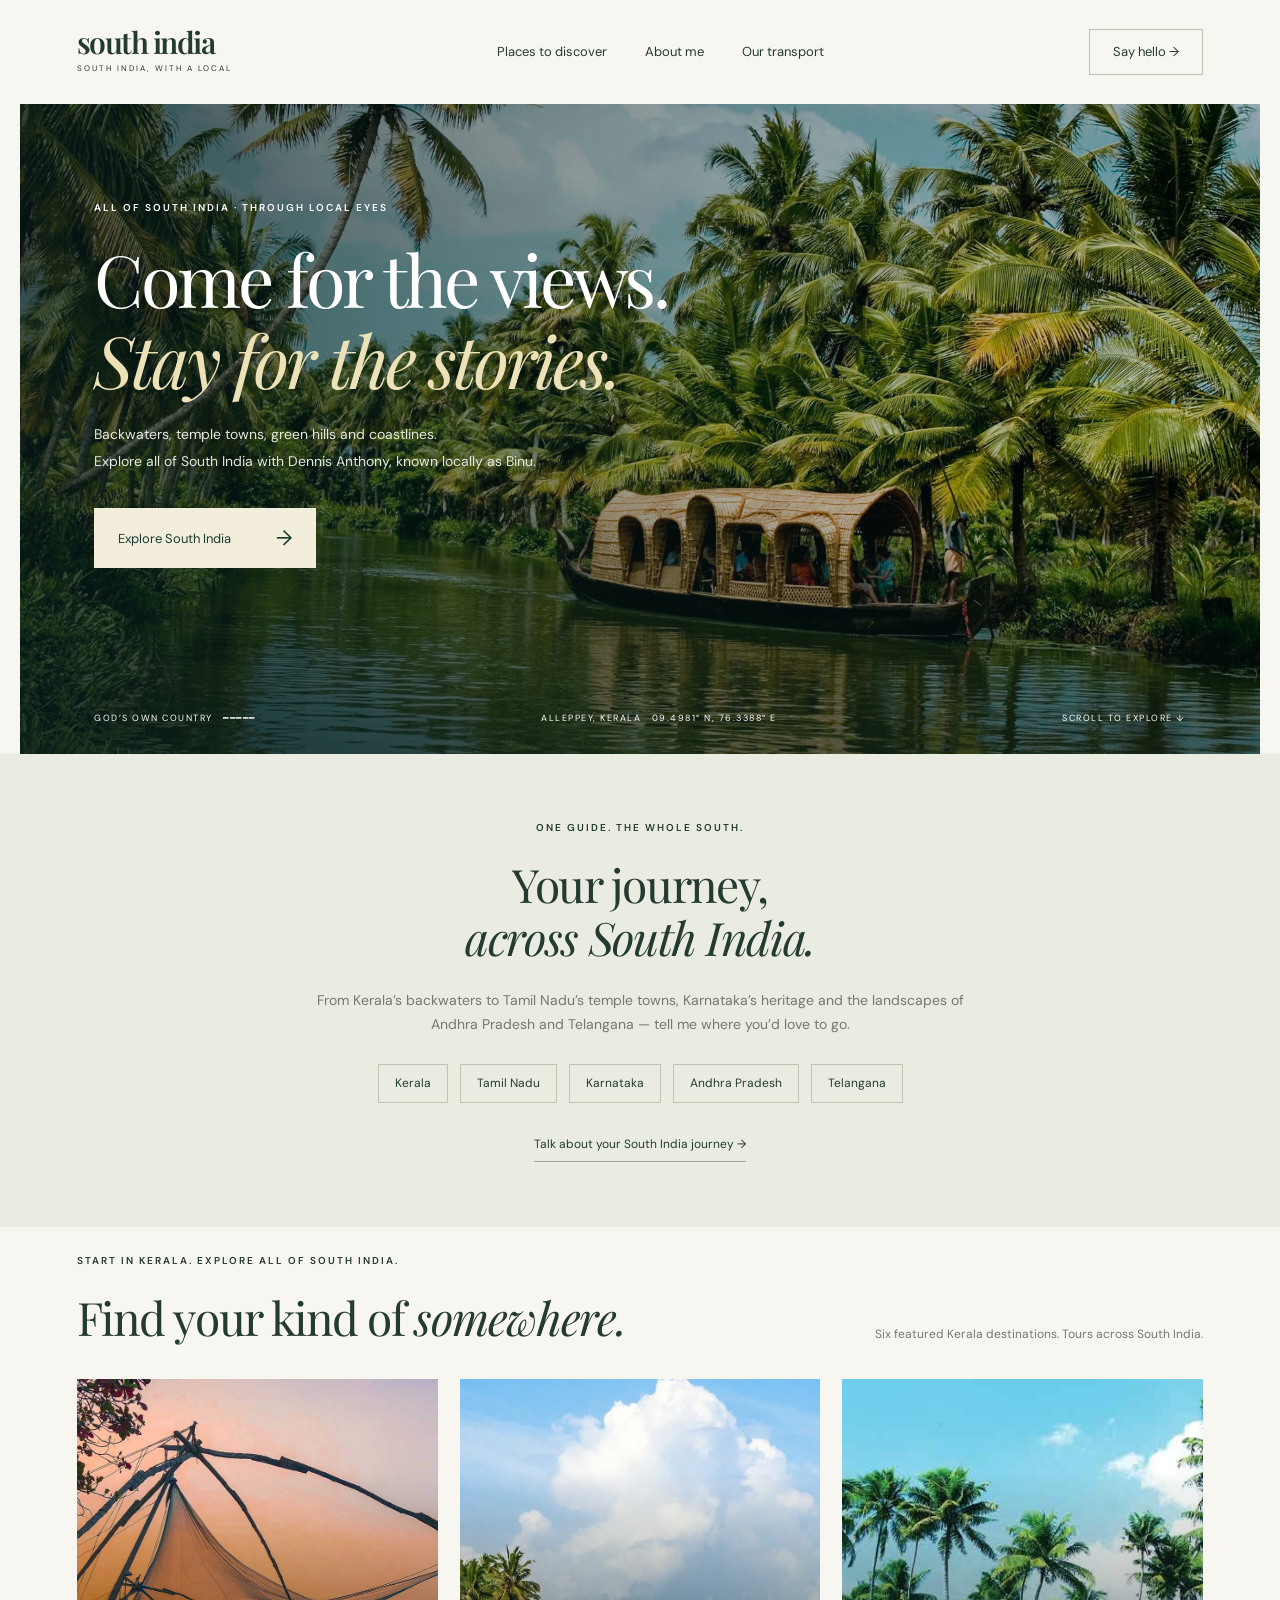
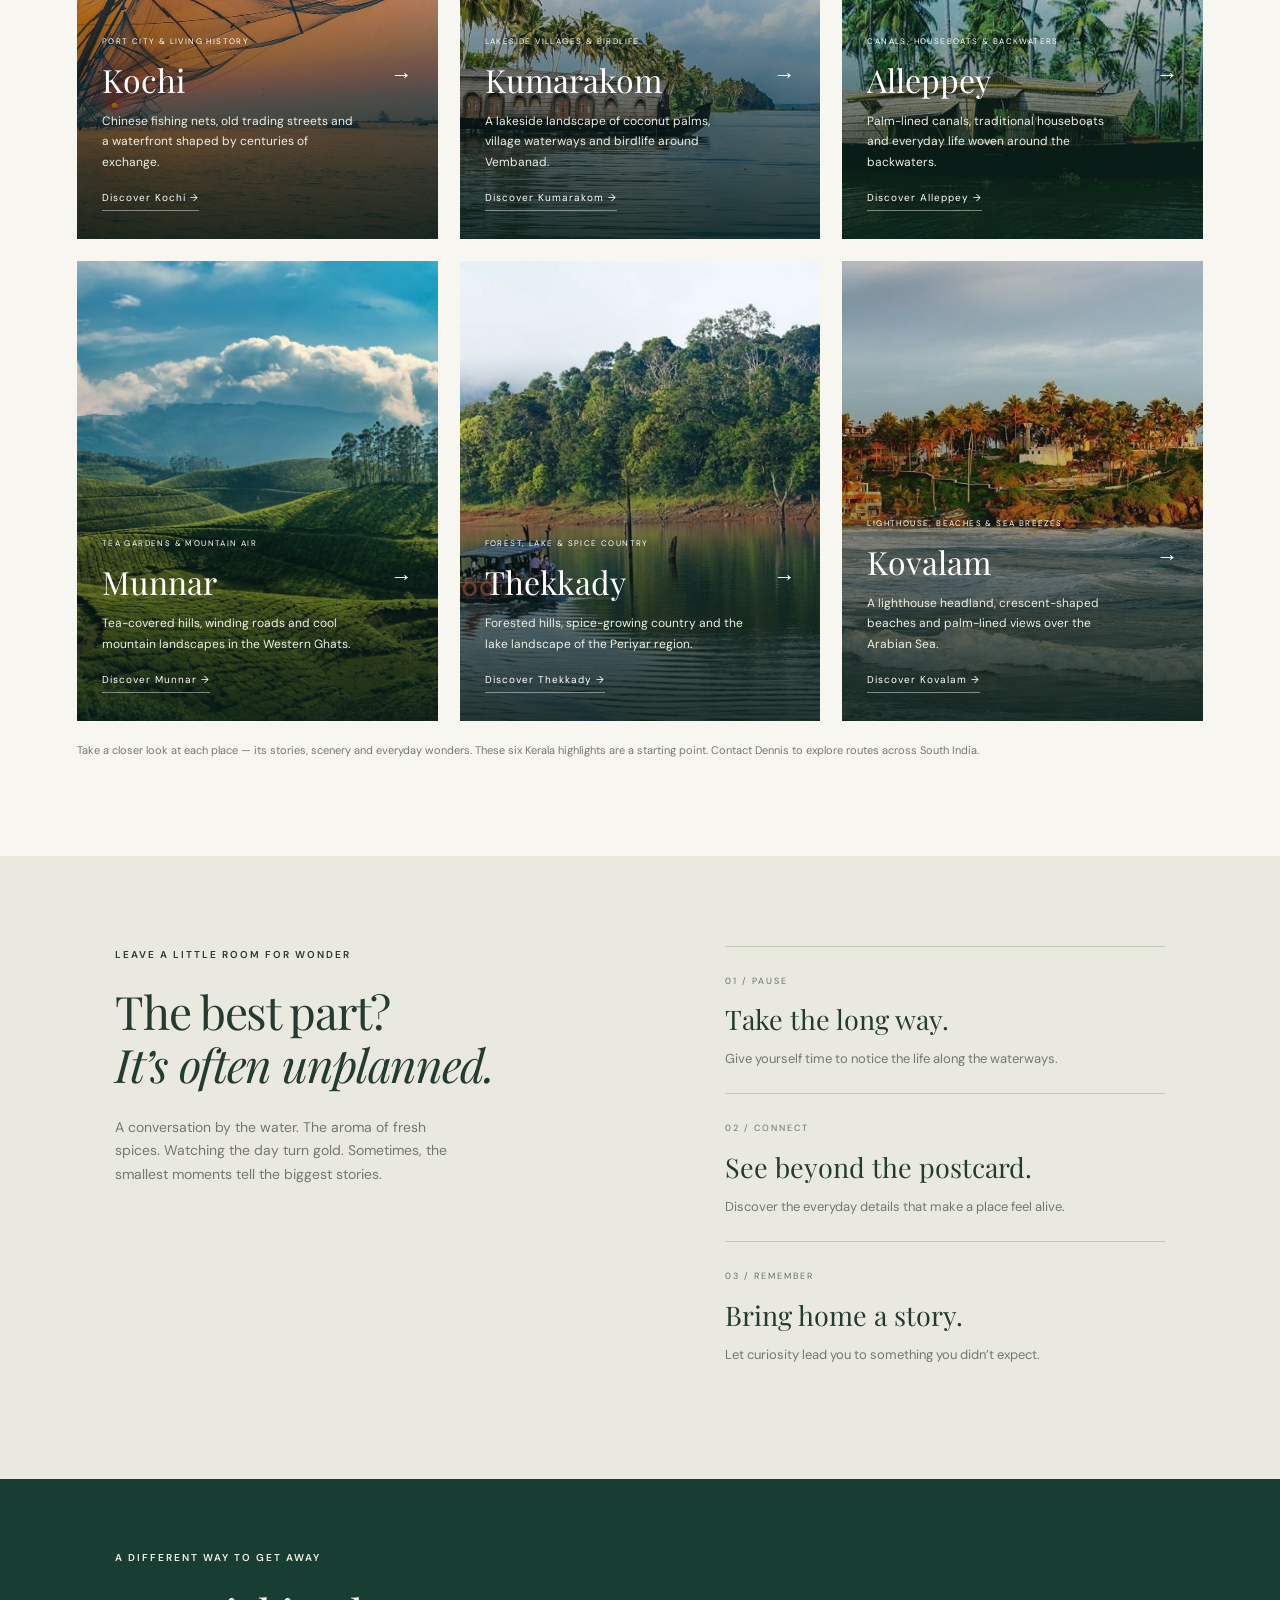
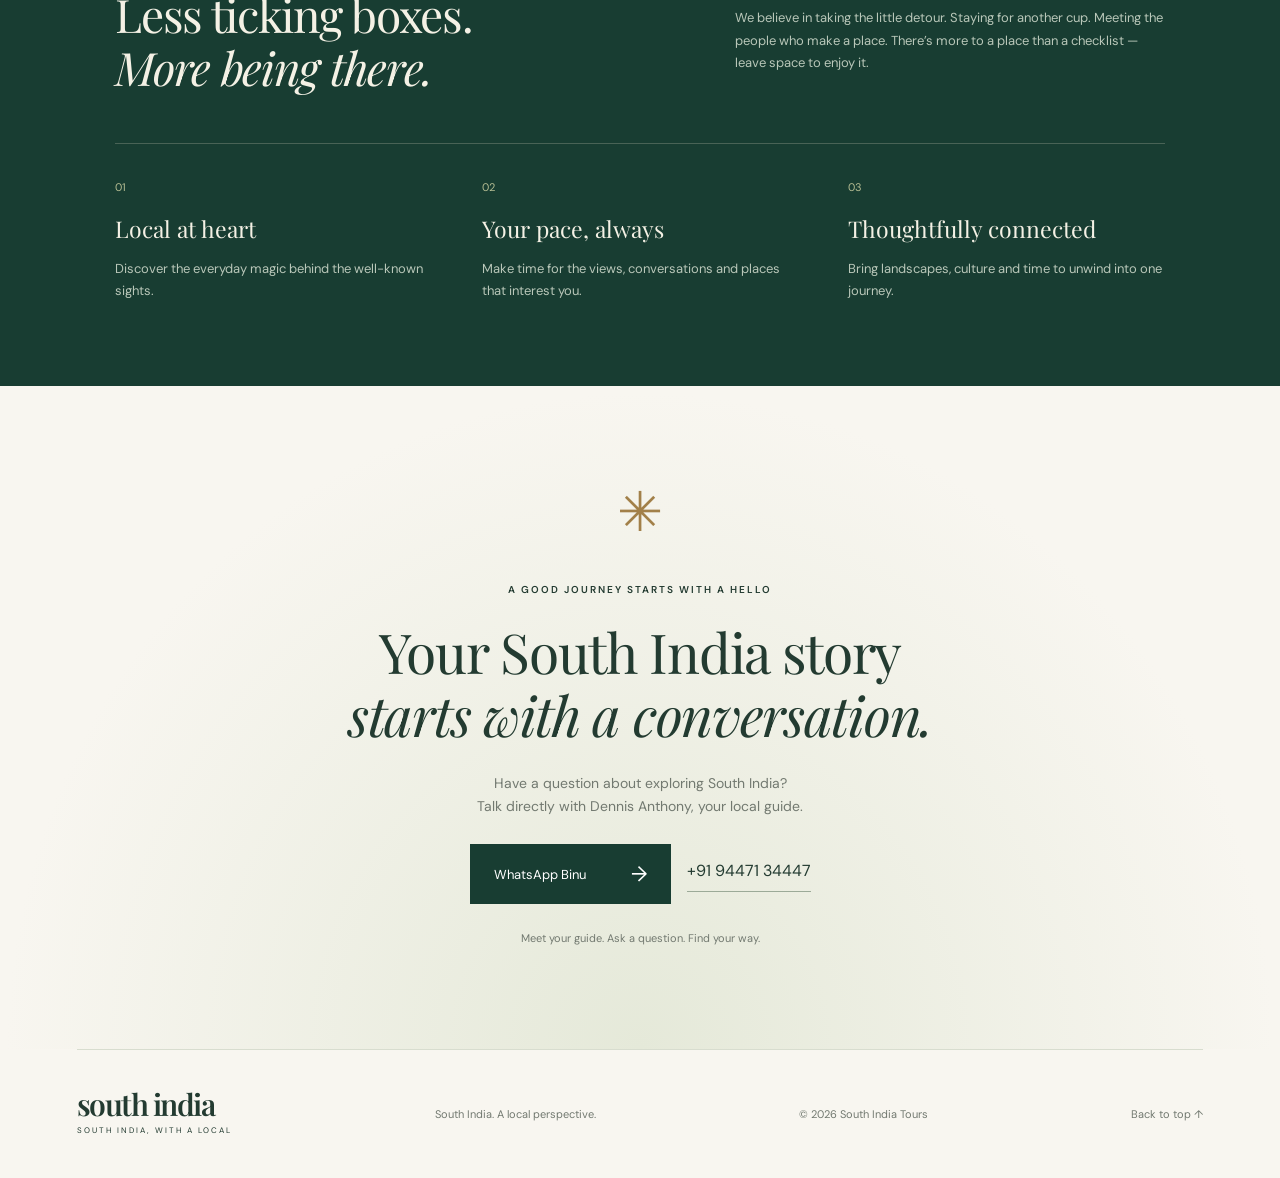
<file: index.html>
<!doctype html>
<html lang="en"><head><meta charset="UTF-8"><meta name="viewport" content="width=device-width, initial-scale=1"><meta name="description" content="Explore all of South India with Dennis Anthony, known locally as Binu. Discover Kerala, Tamil Nadu, Karnataka, Andhra Pradesh and Telangana with a personal guide."><title>Explore South India with Dennis Anthony | South India Tours</title><link rel="stylesheet" href="style.css"></head>
<body><header><a class="logo" href="#">south india<span>SOUTH INDIA, WITH A LOCAL</span></a><nav aria-label="Main navigation"><a href="#destinations">Places to discover</a><a href="about.html">About me</a><a href="about.html#transport">Our transport</a></nav><a class="nav-button" href="#contact">Say hello →</a></header>
<main><section class="hero"><img src="assets/kerala-backwaters.jpg" alt="A houseboat gliding through the palm-lined backwaters of Kerala"><div class="shade"></div><div class="hero-content"><p class="eyebrow">ALL OF SOUTH INDIA · THROUGH LOCAL EYES</p><h1>Come for the views.<br><em>Stay for the stories.</em></h1><p>Backwaters, temple towns, green hills and coastlines.<br>Explore all of South India with Dennis Anthony, known locally as Binu.</p><a class="button cream" href="#destinations">Explore South India <span>→</span></a></div><div class="hero-bottom"><span>GOD’S OWN COUNTRY &nbsp; ━━━━━</span><span>ALLEPPEY, KERALA &nbsp; 09.4981° N, 76.3388° E</span><a href="#destinations">SCROLL TO EXPLORE ↓</a></div></section>
<section class="region-coverage"><p class="eyebrow">ONE GUIDE. THE WHOLE SOUTH.</p><h2>Your journey,<br><em>across South India.</em></h2><p>From Kerala’s backwaters to Tamil Nadu’s temple towns, Karnataka’s heritage and the landscapes of Andhra Pradesh and Telangana — tell me where you’d love to go.</p><ul aria-label="Tour regions"><li>Kerala</li><li>Tamil Nadu</li><li>Karnataka</li><li>Andhra Pradesh</li><li>Telangana</li></ul><a class="text-link" href="#contact">Talk about your South India journey →</a></section><section class="destinations" id="destinations"><div class="section-top"><div><p class="eyebrow">START IN KERALA. EXPLORE ALL OF SOUTH INDIA.</p><h2>Find your kind of <em>somewhere.</em></h2></div><span class="muted">Six featured Kerala destinations. Tours across South India.</span></div><div class="destination-grid"><a class="destination" href="destinations/kochi.html"><img src="assets/destinations/kochi-1.jpg" alt="Chinese fishing nets at sunset on the Kochi waterfront" width="1600" height="1067" loading="lazy" decoding="async"><div><small>PORT CITY &amp; LIVING HISTORY</small><h3>Kochi <span aria-hidden="true">→</span></h3><p>Chinese fishing nets, old trading streets and a waterfront shaped by centuries of exchange.</p><span class="card-link">Discover Kochi <span aria-hidden="true">→</span></span></div></a><a class="destination" href="destinations/kumarakom.html"><img src="assets/destinations/kumarakom-1.jpg" alt="Houseboat and coconut palms along the Kumarakom backwaters" width="1500" height="750" loading="lazy" decoding="async"><div><small>LAKESIDE VILLAGES &amp; BIRDLIFE</small><h3>Kumarakom <span aria-hidden="true">→</span></h3><p>A lakeside landscape of coconut palms, village waterways and birdlife around Vembanad.</p><span class="card-link">Discover Kumarakom <span aria-hidden="true">→</span></span></div></a><a class="destination" href="destinations/alleppey.html"><img src="assets/destinations/alleppey-1.jpg" alt="Houseboats and coconut palms beside the backwaters" width="800" height="504" loading="lazy" decoding="async"><div><small>CANALS, HOUSEBOATS &amp; BACKWATERS</small><h3>Alleppey <span aria-hidden="true">→</span></h3><p>Palm-lined canals, traditional houseboats and everyday life woven around the backwaters.</p><span class="card-link">Discover Alleppey <span aria-hidden="true">→</span></span></div></a><a class="destination" href="destinations/munnar.html"><img src="assets/destinations/munnar-1.jpg" alt="Tea-covered hills beneath a cloud-filled mountain sky" width="1600" height="944" loading="lazy" decoding="async"><div><small>TEA GARDENS &amp; MOUNTAIN AIR</small><h3>Munnar <span aria-hidden="true">→</span></h3><p>Tea-covered hills, winding roads and cool mountain landscapes in the Western Ghats.</p><span class="card-link">Discover Munnar <span aria-hidden="true">→</span></span></div></a><a class="destination" href="destinations/thekkady.html"><img src="assets/destinations/thekkady-1.jpg" alt="Boat on Periyar Lake beside forested hills" width="750" height="550" loading="lazy" decoding="async"><div><small>FOREST, LAKE &amp; SPICE COUNTRY</small><h3>Thekkady <span aria-hidden="true">→</span></h3><p>Forested hills, spice-growing country and the lake landscape of the Periyar region.</p><span class="card-link">Discover Thekkady <span aria-hidden="true">→</span></span></div></a><a class="destination" href="destinations/kovalam.html"><img src="assets/destinations/kovalam-1.jpg" alt="Kovalam’s lighthouse above the curve of the coastline" width="1600" height="613" loading="lazy" decoding="async"><div><small>LIGHTHOUSE, BEACHES &amp; SEA BREEZES</small><h3>Kovalam <span aria-hidden="true">→</span></h3><p>A lighthouse headland, crescent-shaped beaches and palm-lined views over the Arabian Sea.</p><span class="card-link">Discover Kovalam <span aria-hidden="true">→</span></span></div></a></div><p class="destination-note">Take a closer look at each place — its stories, scenery and everyday wonders. These six Kerala highlights are a starting point. Contact Dennis to explore routes across South India.</p></section><section class="moments" id="moments"><div class="moment-heading"><p class="eyebrow">LEAVE A LITTLE ROOM FOR WONDER</p><h2>The best part?<br><em>It’s often unplanned.</em></h2><p>A conversation by the water. The aroma of fresh spices. Watching the day turn gold. Sometimes, the smallest moments tell the biggest stories.</p></div><div class="moment-notes"><article><span>01 / PAUSE</span><h3>Take the long way.</h3><p>Give yourself time to notice the life along the waterways.</p></article><article><span>02 / CONNECT</span><h3>See beyond the postcard.</h3><p>Discover the everyday details that make a place feel alive.</p></article><article><span>03 / REMEMBER</span><h3>Bring home a story.</h3><p>Let curiosity lead you to something you didn’t expect.</p></article></div></section><section class="values"><p class="eyebrow">A DIFFERENT WAY TO GET AWAY</p><div><h2>Less ticking boxes.<br><em>More being there.</em></h2><p>We believe in taking the little detour. Staying for another cup. Meeting the people who make a place. There’s more to a place than a checklist — leave space to enjoy it.</p></div><div class="value-grid"><article><span>01</span><h3>Local at heart</h3><p>Discover the everyday magic behind the well-known sights.</p></article><article><span>02</span><h3>Your pace, always</h3><p>Make time for the views, conversations and places that interest you.</p></article><article><span>03</span><h3>Thoughtfully connected</h3><p>Bring landscapes, culture and time to unwind into one journey.</p></article></div></section>
<section class="contact-section" id="contact"><div class="contact-mark" aria-hidden="true">✳</div><p class="eyebrow">A GOOD JOURNEY STARTS WITH A HELLO</p><h2>Your South India story<br><em>starts with a conversation.</em></h2><p>Have a question about exploring South India?<br>Talk directly with Dennis Anthony, your local guide.</p><div class="contact-actions"><a class="button" href="https://wa.me/919447134447" target="_blank" rel="noopener noreferrer">WhatsApp Binu <span>→</span></a><a class="text-link" href="tel:+919447134447">+91 94471 34447</a></div><p class="contact-footnote">Meet your guide. Ask a question. Find your way.</p></section></main><footer><a class="logo" href="#">south india<span>SOUTH INDIA, WITH A LOCAL</span></a><p>South India. A local perspective.</p><span>© <span id="year"></span> South India Tours</span><a href="#">Back to top ↑</a></footer><script src="app.js"></script></body></html>
</file>
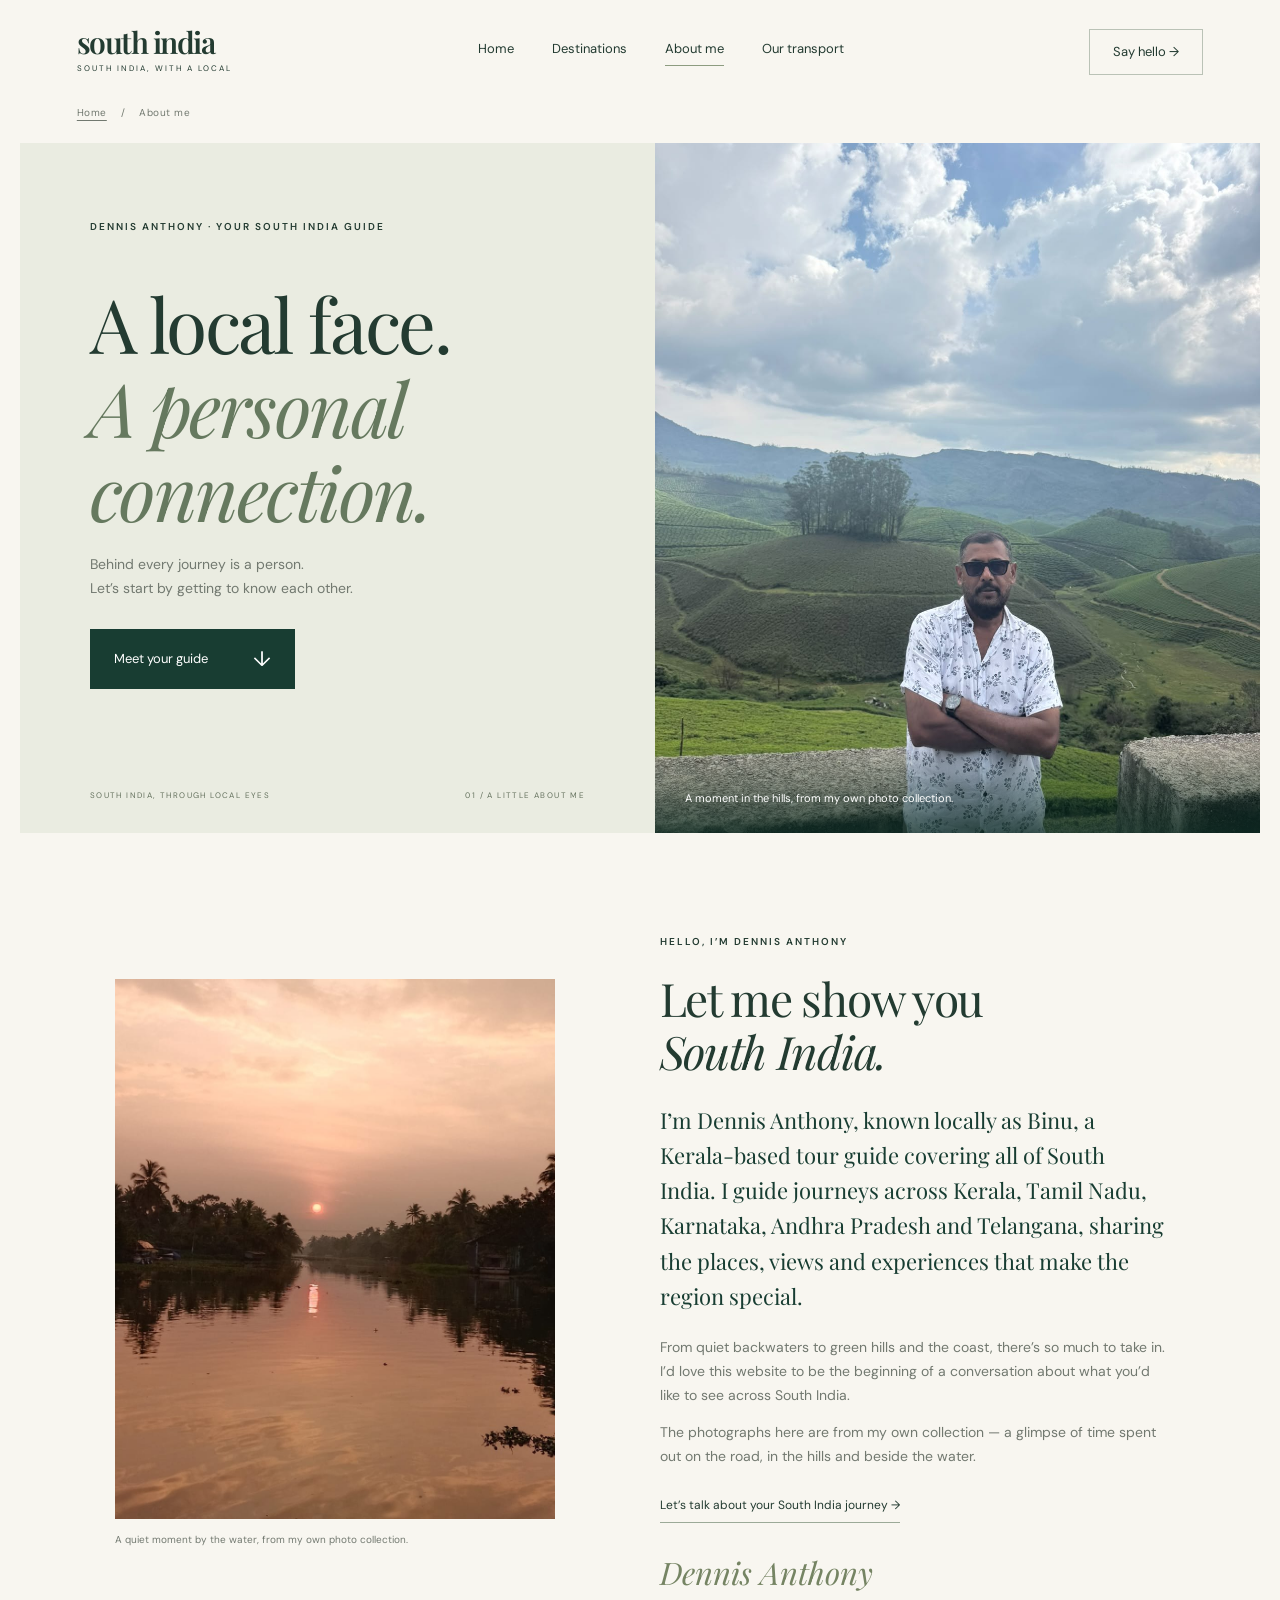
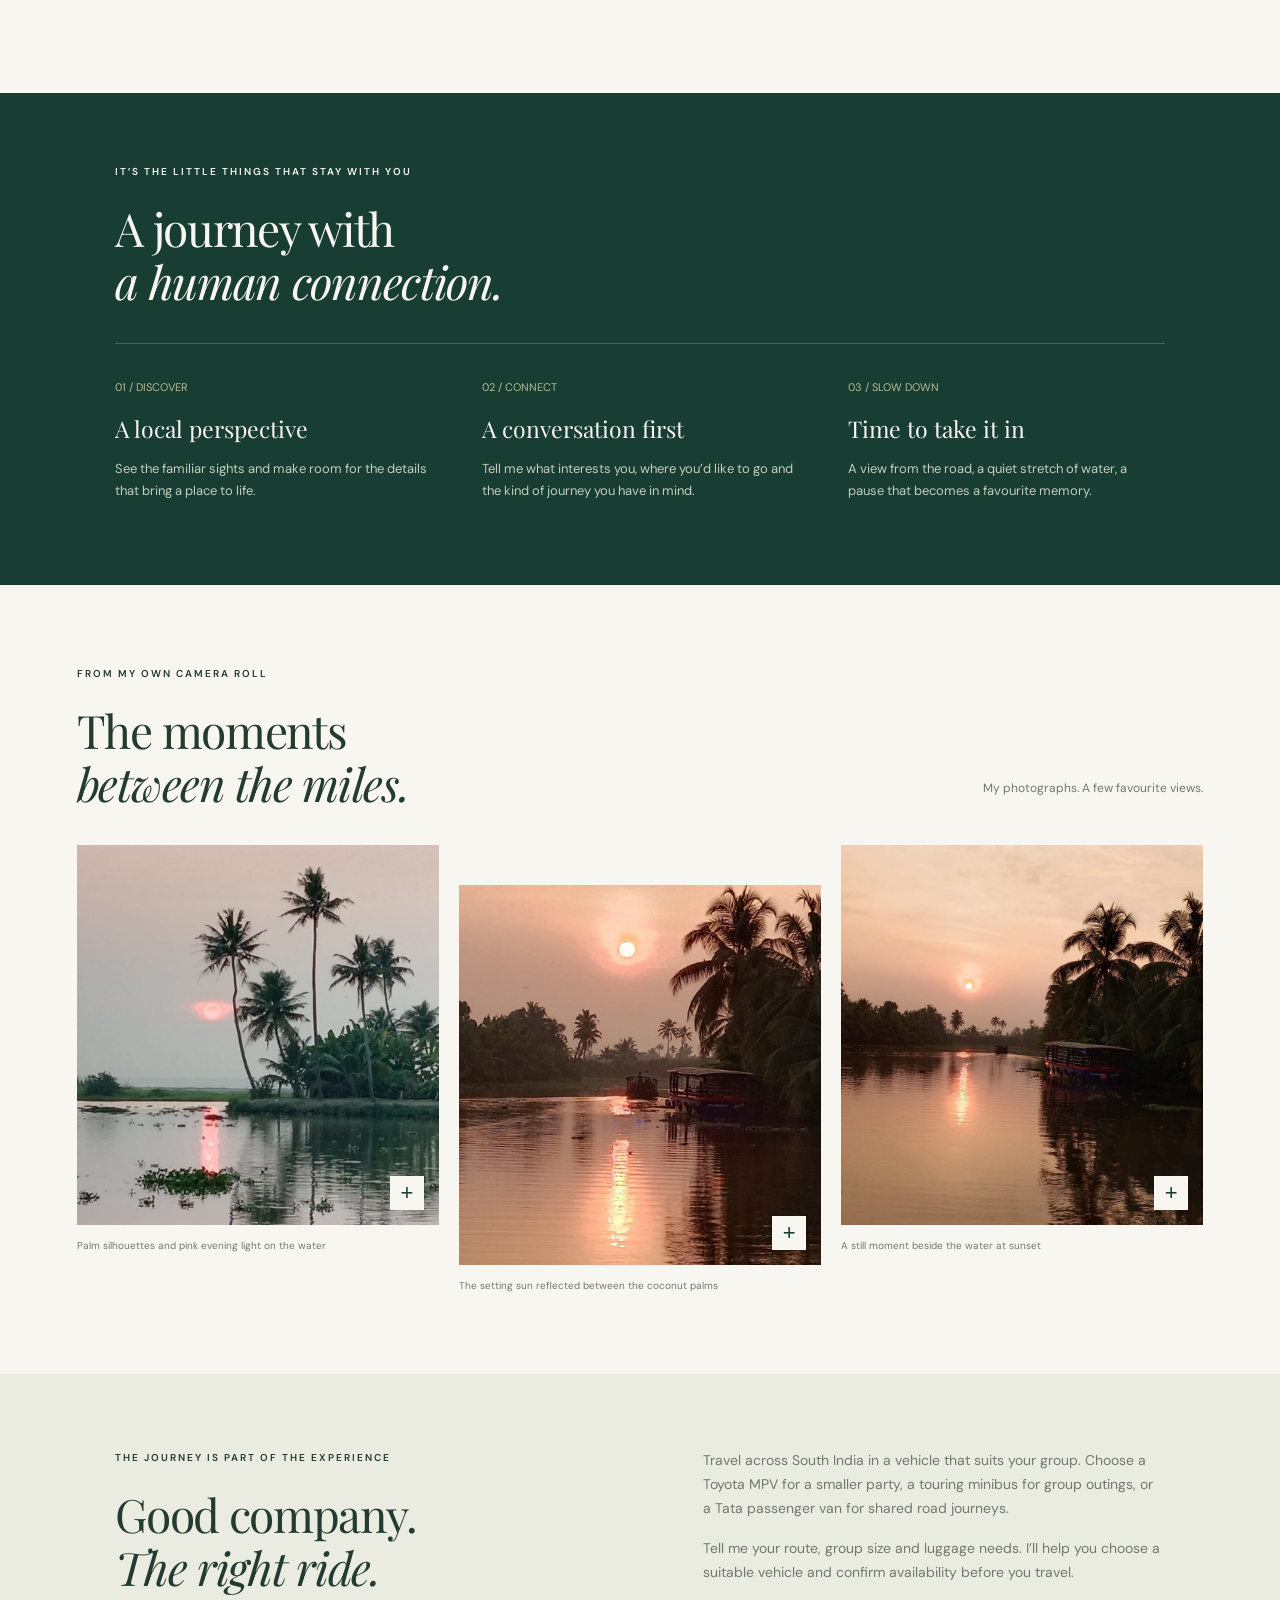
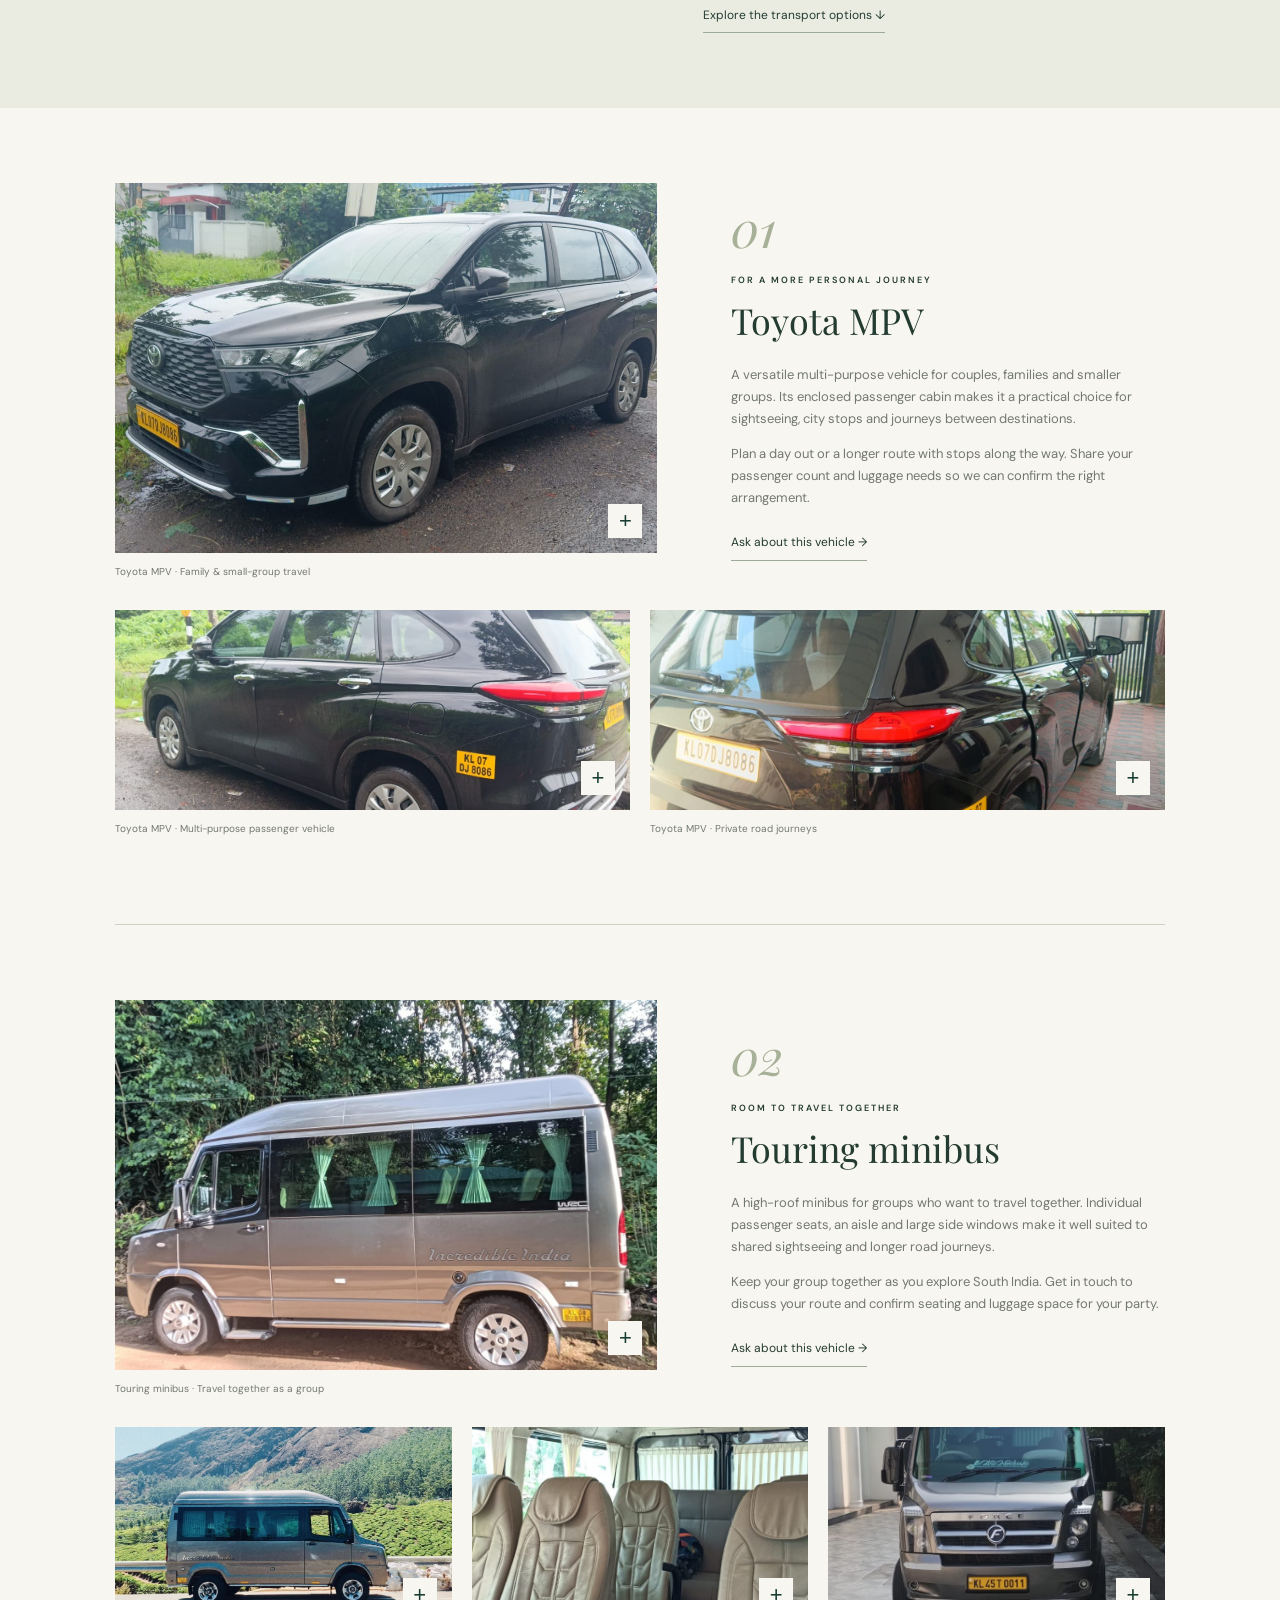
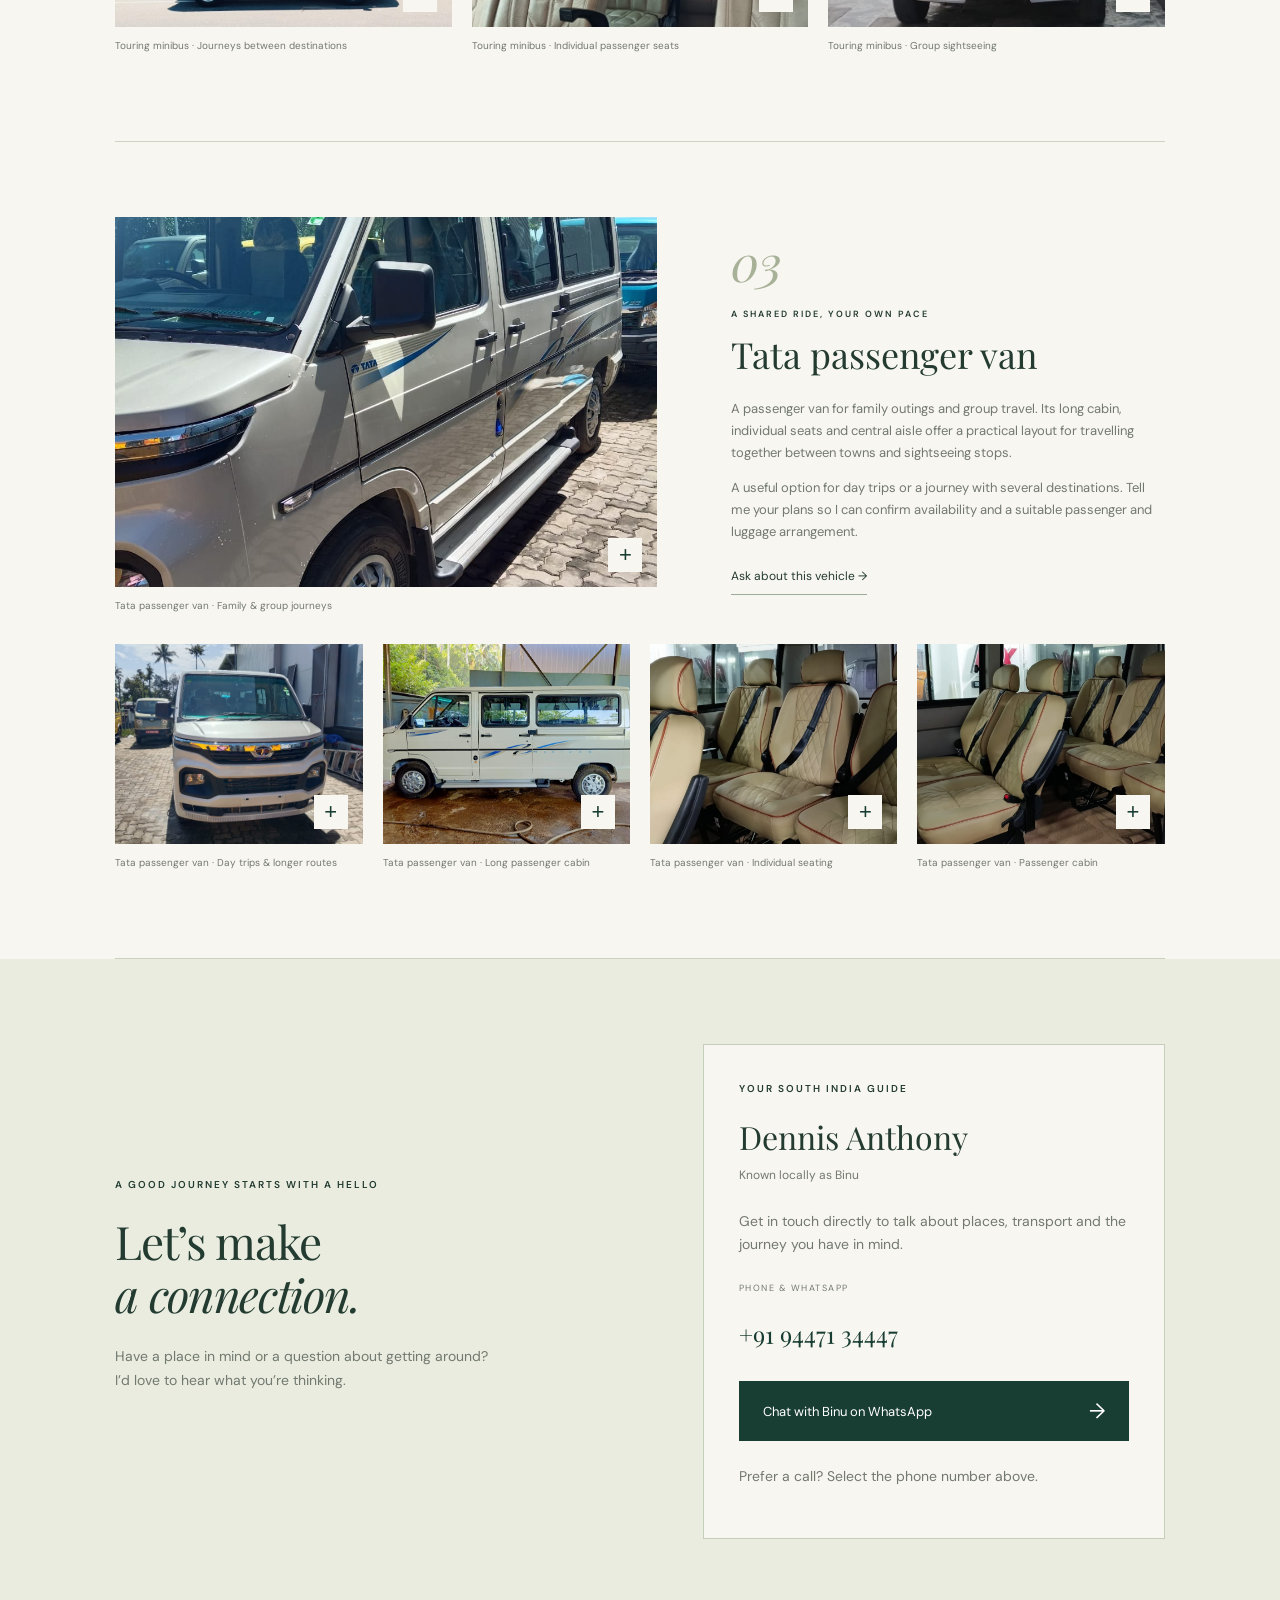
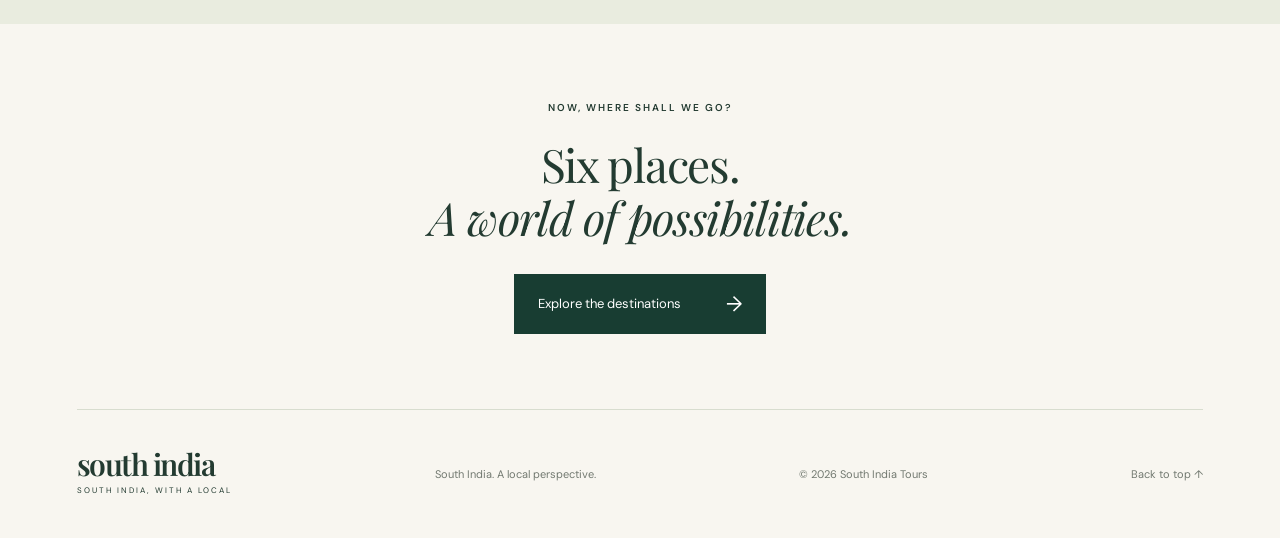
<file: about.html>
<!doctype html><html lang="en"><head><meta charset="UTF-8"><meta name="viewport" content="width=device-width, initial-scale=1"><meta name="description" content="Meet Dennis Anthony, known locally as Binu, your Kerala-based guide for tours across South India. Explore personal photos and transport options."><title>Dennis Anthony — Your South India Guide & Transport | South India Tours</title><link rel="stylesheet" href="style.css"></head><body class="about-page"><header><a class="logo" href="index.html">south india<span>SOUTH INDIA, WITH A LOCAL</span></a><nav aria-label="Main navigation"><a href="index.html">Home</a><a href="index.html#destinations">Destinations</a><a href="about.html" aria-current="page">About me</a><a href="#transport">Our transport</a></nav><a class="nav-button" href="#contact">Say hello →</a></header><main><div class="breadcrumbs"><a href="index.html">Home</a><span>/</span><span aria-current="page">About me</span></div>
<section class="about-hero"><div class="about-hero-copy"><p class="eyebrow">DENNIS ANTHONY · YOUR SOUTH INDIA GUIDE</p><h1>A local face.<br><em>A personal<br>connection.</em></h1><p>Behind every journey is a person.<br>Let’s start by getting to know each other.</p><a class="button" href="#my-story">Meet your guide <span>↓</span></a><div class="about-hero-note"><span>SOUTH INDIA, THROUGH LOCAL EYES</span><span>01 / A LITTLE ABOUT ME</span></div></div><figure class="about-hero-photo"><img class="" src="assets/guide/guide-in-the-hills.jpg" alt="Dennis Anthony standing in front of Kerala’s green hills" width="1200" height="1600" fetchpriority="high" decoding="async"><figcaption>A moment in the hills, from my own photo collection.</figcaption></figure></section>
<section class="guide-story" id="my-story"><figure><img class="" src="assets/guide/river-reflections.jpg" alt="A quiet waterway beneath a warm evening sky, photographed by Dennis Anthony" width="960" height="1280" loading="lazy" decoding="async"><figcaption>A quiet moment by the water, from my own photo collection.</figcaption></figure><div><p class="eyebrow">HELLO, I’M DENNIS ANTHONY</p><h2>Let me show you<br><em>South India.</em></h2><p class="story-lead">I’m Dennis Anthony, known locally as Binu, a Kerala-based tour guide covering all of South India. I guide journeys across Kerala, Tamil Nadu, Karnataka, Andhra Pradesh and Telangana, sharing the places, views and experiences that make the region special.</p><p>From quiet backwaters to green hills and the coast, there’s so much to take in. I’d love this website to be the beginning of a conversation about what you’d like to see across South India.</p><p>The photographs here are from my own collection — a glimpse of time spent out on the road, in the hills and beside the water.</p><a class="text-link" href="#contact">Let’s talk about your South India journey →</a><div class="guide-signature">Dennis Anthony</div></div></section>
<section class="guide-principles"><p class="eyebrow">IT’S THE LITTLE THINGS THAT STAY WITH YOU</p><h2>A journey with<br><em>a human connection.</em></h2><div class="value-grid"><article><span>01 / DISCOVER</span><h3>A local perspective</h3><p>See the familiar sights and make room for the details that bring a place to life.</p></article><article><span>02 / CONNECT</span><h3>A conversation first</h3><p>Tell me what interests you, where you’d like to go and the kind of journey you have in mind.</p></article><article><span>03 / SLOW DOWN</span><h3>Time to take it in</h3><p>A view from the road, a quiet stretch of water, a pause that becomes a favourite memory.</p></article></div></section>
<section class="personal-journal"><div class="section-top"><div><p class="eyebrow">FROM MY OWN CAMERA ROLL</p><h2>The moments<br><em>between the miles.</em></h2></div><p class="muted">My photographs. A few favourite views.</p></div><div class="personal-photo-grid"><figure><button type="button" class="photo-open" data-photo="assets/guide/backwater-dusk.jpg" data-caption="Palm silhouettes and pink evening light on the water" aria-label="Enlarge photograph: Palm silhouettes and pink evening light on the water"><img class="" src="assets/guide/backwater-dusk.jpg" alt="Palm silhouettes and pink evening light on the water" width="960" height="1280" loading="lazy" decoding="async"><span class="enlarge" aria-hidden="true">+</span></button><figcaption>Palm silhouettes and pink evening light on the water</figcaption></figure><figure><button type="button" class="photo-open" data-photo="assets/guide/palms-at-sunset.jpg" data-caption="The setting sun reflected between the coconut palms" aria-label="Enlarge photograph: The setting sun reflected between the coconut palms"><img class="" src="assets/guide/palms-at-sunset.jpg" alt="The setting sun reflected between the coconut palms" width="960" height="1280" loading="lazy" decoding="async"><span class="enlarge" aria-hidden="true">+</span></button><figcaption>The setting sun reflected between the coconut palms</figcaption></figure><figure><button type="button" class="photo-open" data-photo="assets/guide/quiet-water.jpg" data-caption="A still moment beside the water at sunset" aria-label="Enlarge photograph: A still moment beside the water at sunset"><img class="" src="assets/guide/quiet-water.jpg" alt="A still moment beside the water at sunset" width="960" height="1280" loading="lazy" decoding="async"><span class="enlarge" aria-hidden="true">+</span></button><figcaption>A still moment beside the water at sunset</figcaption></figure></div></section>
<section class="transport-intro" id="transport"><div><p class="eyebrow">THE JOURNEY IS PART OF THE EXPERIENCE</p><h2>Good company.<br><em>The right ride.</em></h2></div><div><p>Travel across South India in a vehicle that suits your group. Choose a Toyota MPV for a smaller party, a touring minibus for group outings, or a Tata passenger van for shared road journeys.</p><p>Tell me your route, group size and luggage needs. I’ll help you choose a suitable vehicle and confirm availability before you travel.</p><a class="text-link" href="#vehicle-01">Explore the transport options ↓</a></div></section><section class="transport-collection" aria-label="Vehicle options"><article class="vehicle-story" id="vehicle-01"><div class="vehicle-main"><figure><button type="button" class="photo-open" data-photo="assets/transport/toyota-front.jpg" data-caption="Toyota MPV photographed beside a green roadside" aria-label="Enlarge photograph: Toyota MPV photographed beside a green roadside"><img class="" src="assets/transport/toyota-front.jpg" alt="Toyota MPV photographed beside a green roadside" width="1280" height="720" loading="lazy" decoding="async"><span class="enlarge" aria-hidden="true">+</span></button><figcaption>Toyota MPV · Family &amp; small-group travel</figcaption></figure><div class="vehicle-copy"><span class="vehicle-number">01</span><p class="eyebrow">FOR A MORE PERSONAL JOURNEY</p><h3>Toyota MPV</h3><p>A versatile multi-purpose vehicle for couples, families and smaller groups. Its enclosed passenger cabin makes it a practical choice for sightseeing, city stops and journeys between destinations.</p><p>Plan a day out or a longer route with stops along the way. Share your passenger count and luggage needs so we can confirm the right arrangement.</p><a class="text-link" href="#contact">Ask about this vehicle →</a></div></div><div class="vehicle-gallery"><figure><button type="button" class="photo-open" data-photo="assets/transport/toyota-side.jpg" data-caption="A closer look at the Toyota’s side profile" aria-label="Enlarge photograph: A closer look at the Toyota’s side profile"><img class="" src="assets/transport/toyota-side.jpg" alt="A closer look at the Toyota’s side profile" width="1280" height="720" loading="lazy" decoding="async"><span class="enlarge" aria-hidden="true">+</span></button><figcaption>Toyota MPV · Multi-purpose passenger vehicle</figcaption></figure><figure><button type="button" class="photo-open" data-photo="assets/transport/toyota-rear.jpg" data-caption="Rear and side view of the Toyota MPV" aria-label="Enlarge photograph: Rear and side view of the Toyota MPV"><img class="" src="assets/transport/toyota-rear.jpg" alt="Rear and side view of the Toyota MPV" width="1280" height="720" loading="lazy" decoding="async"><span class="enlarge" aria-hidden="true">+</span></button><figcaption>Toyota MPV · Private road journeys</figcaption></figure></div></article><article class="vehicle-story" id="vehicle-02"><div class="vehicle-main"><figure><button type="button" class="photo-open" data-photo="assets/transport/minibus-side.jpg" data-caption="Silver touring minibus with large side windows" aria-label="Enlarge photograph: Silver touring minibus with large side windows"><img class="" src="assets/transport/minibus-side.jpg" alt="Silver touring minibus with large side windows" width="1280" height="942" loading="lazy" decoding="async"><span class="enlarge" aria-hidden="true">+</span></button><figcaption>Touring minibus · Travel together as a group</figcaption></figure><div class="vehicle-copy"><span class="vehicle-number">02</span><p class="eyebrow">ROOM TO TRAVEL TOGETHER</p><h3>Touring minibus</h3><p>A high-roof minibus for groups who want to travel together. Individual passenger seats, an aisle and large side windows make it well suited to shared sightseeing and longer road journeys.</p><p>Keep your group together as you explore South India. Get in touch to discuss your route and confirm seating and luggage space for your party.</p><a class="text-link" href="#contact">Ask about this vehicle →</a></div></div><div class="vehicle-gallery"><figure><button type="button" class="photo-open" data-photo="assets/transport/minibus-in-the-hills.jpg" data-caption="The touring minibus photographed with a hillside backdrop" aria-label="Enlarge photograph: The touring minibus photographed with a hillside backdrop"><img class="" src="assets/transport/minibus-in-the-hills.jpg" alt="The touring minibus photographed with a hillside backdrop" width="1280" height="575" loading="lazy" decoding="async"><span class="enlarge" aria-hidden="true">+</span></button><figcaption>Touring minibus · Journeys between destinations</figcaption></figure><figure><button type="button" class="photo-open" data-photo="assets/transport/minibus-interior.jpg" data-caption="Individual seats and the cabin of the touring minibus" aria-label="Enlarge photograph: Individual seats and the cabin of the touring minibus"><img class="" src="assets/transport/minibus-interior.jpg" alt="Individual seats and the cabin of the touring minibus" width="720" height="1280" loading="lazy" decoding="async"><span class="enlarge" aria-hidden="true">+</span></button><figcaption>Touring minibus · Individual passenger seats</figcaption></figure><figure><button type="button" class="photo-open" data-photo="assets/transport/minibus-front.jpg" data-caption="Front view of the touring minibus" aria-label="Enlarge photograph: Front view of the touring minibus"><img class="" src="assets/transport/minibus-front.jpg" alt="Front view of the touring minibus" width="720" height="1600" loading="lazy" decoding="async"><span class="enlarge" aria-hidden="true">+</span></button><figcaption>Touring minibus · Group sightseeing</figcaption></figure></div></article><article class="vehicle-story" id="vehicle-03"><div class="vehicle-main"><figure><button type="button" class="photo-open" data-photo="assets/transport/tata-angle.jpg" data-caption="White Tata passenger van viewed from the front and side" aria-label="Enlarge photograph: White Tata passenger van viewed from the front and side"><img class="" src="assets/transport/tata-angle.jpg" alt="White Tata passenger van viewed from the front and side" width="960" height="1280" loading="lazy" decoding="async"><span class="enlarge" aria-hidden="true">+</span></button><figcaption>Tata passenger van · Family &amp; group journeys</figcaption></figure><div class="vehicle-copy"><span class="vehicle-number">03</span><p class="eyebrow">A SHARED RIDE, YOUR OWN PACE</p><h3>Tata passenger van</h3><p>A passenger van for family outings and group travel. Its long cabin, individual seats and central aisle offer a practical layout for travelling together between towns and sightseeing stops.</p><p>A useful option for day trips or a journey with several destinations. Tell me your plans so I can confirm availability and a suitable passenger and luggage arrangement.</p><a class="text-link" href="#contact">Ask about this vehicle →</a></div></div><div class="vehicle-gallery"><figure><button type="button" class="photo-open" data-photo="assets/transport/tata-front.jpg" data-caption="Front view of the white Tata passenger van" aria-label="Enlarge photograph: Front view of the white Tata passenger van"><img class="" src="assets/transport/tata-front.jpg" alt="Front view of the white Tata passenger van" width="1280" height="960" loading="lazy" decoding="async"><span class="enlarge" aria-hidden="true">+</span></button><figcaption>Tata passenger van · Day trips &amp; longer routes</figcaption></figure><figure><button type="button" class="photo-open" data-photo="assets/transport/tata-side.jpg" data-caption="Side view showing the passenger van’s windows and cabin" aria-label="Enlarge photograph: Side view showing the passenger van’s windows and cabin"><img class="" src="assets/transport/tata-side.jpg" alt="Side view showing the passenger van’s windows and cabin" width="1600" height="1200" loading="lazy" decoding="async"><span class="enlarge" aria-hidden="true">+</span></button><figcaption>Tata passenger van · Long passenger cabin</figcaption></figure><figure><button type="button" class="photo-open" data-photo="assets/transport/tata-interior.jpg" data-caption="Individual passenger seats inside the van" aria-label="Enlarge photograph: Individual passenger seats inside the van"><img class="" src="assets/transport/tata-interior.jpg" alt="Individual passenger seats inside the van" width="1280" height="720" loading="lazy" decoding="async"><span class="enlarge" aria-hidden="true">+</span></button><figcaption>Tata passenger van · Individual seating</figcaption></figure><figure><button type="button" class="photo-open" data-photo="assets/transport/tata-seating.jpg" data-caption="A second view of the passenger seating" aria-label="Enlarge photograph: A second view of the passenger seating"><img class="" src="assets/transport/tata-seating.jpg" alt="A second view of the passenger seating" width="1280" height="720" loading="lazy" decoding="async"><span class="enlarge" aria-hidden="true">+</span></button><figcaption>Tata passenger van · Passenger cabin</figcaption></figure></div></article></section>
<section class="about-contact" id="contact"><div><p class="eyebrow">A GOOD JOURNEY STARTS WITH A HELLO</p><h2>Let’s make<br><em>a connection.</em></h2><p>Have a place in mind or a question about getting around?<br>I’d love to hear what you’re thinking.</p></div><div class="guide-contact-card"><p class="eyebrow">YOUR SOUTH INDIA GUIDE</p><h3>Dennis Anthony <small class="local-name">Known locally as Binu</small></h3><p>Get in touch directly to talk about places, transport and the journey you have in mind.</p><span class="contact-label">PHONE &amp; WHATSAPP</span><a class="contact-phone" href="tel:+919447134447">+91 94471 34447</a><a class="button" href="https://wa.me/919447134447" target="_blank" rel="noopener noreferrer">Chat with Binu on WhatsApp <span>→</span></a><p class="form-note">Prefer a call? Select the phone number above.</p></div></section>
<section class="about-discover"><p class="eyebrow">NOW, WHERE SHALL WE GO?</p><h2>Six places.<br><em>A world of possibilities.</em></h2><a class="button" href="index.html#destinations">Explore the destinations <span>→</span></a></section></main><footer><a class="logo" href="index.html">south india<span>SOUTH INDIA, WITH A LOCAL</span></a><p>South India. A local perspective.</p><span>© <span id="year"></span> South India Tours</span><a href="#">Back to top ↑</a></footer><dialog class="photo-dialog" aria-label="Expanded photograph"><button class="photo-close" type="button" aria-label="Close photograph">Close ×</button><img alt=""><p></p></dialog><script src="app.js"></script></body></html>
</file>
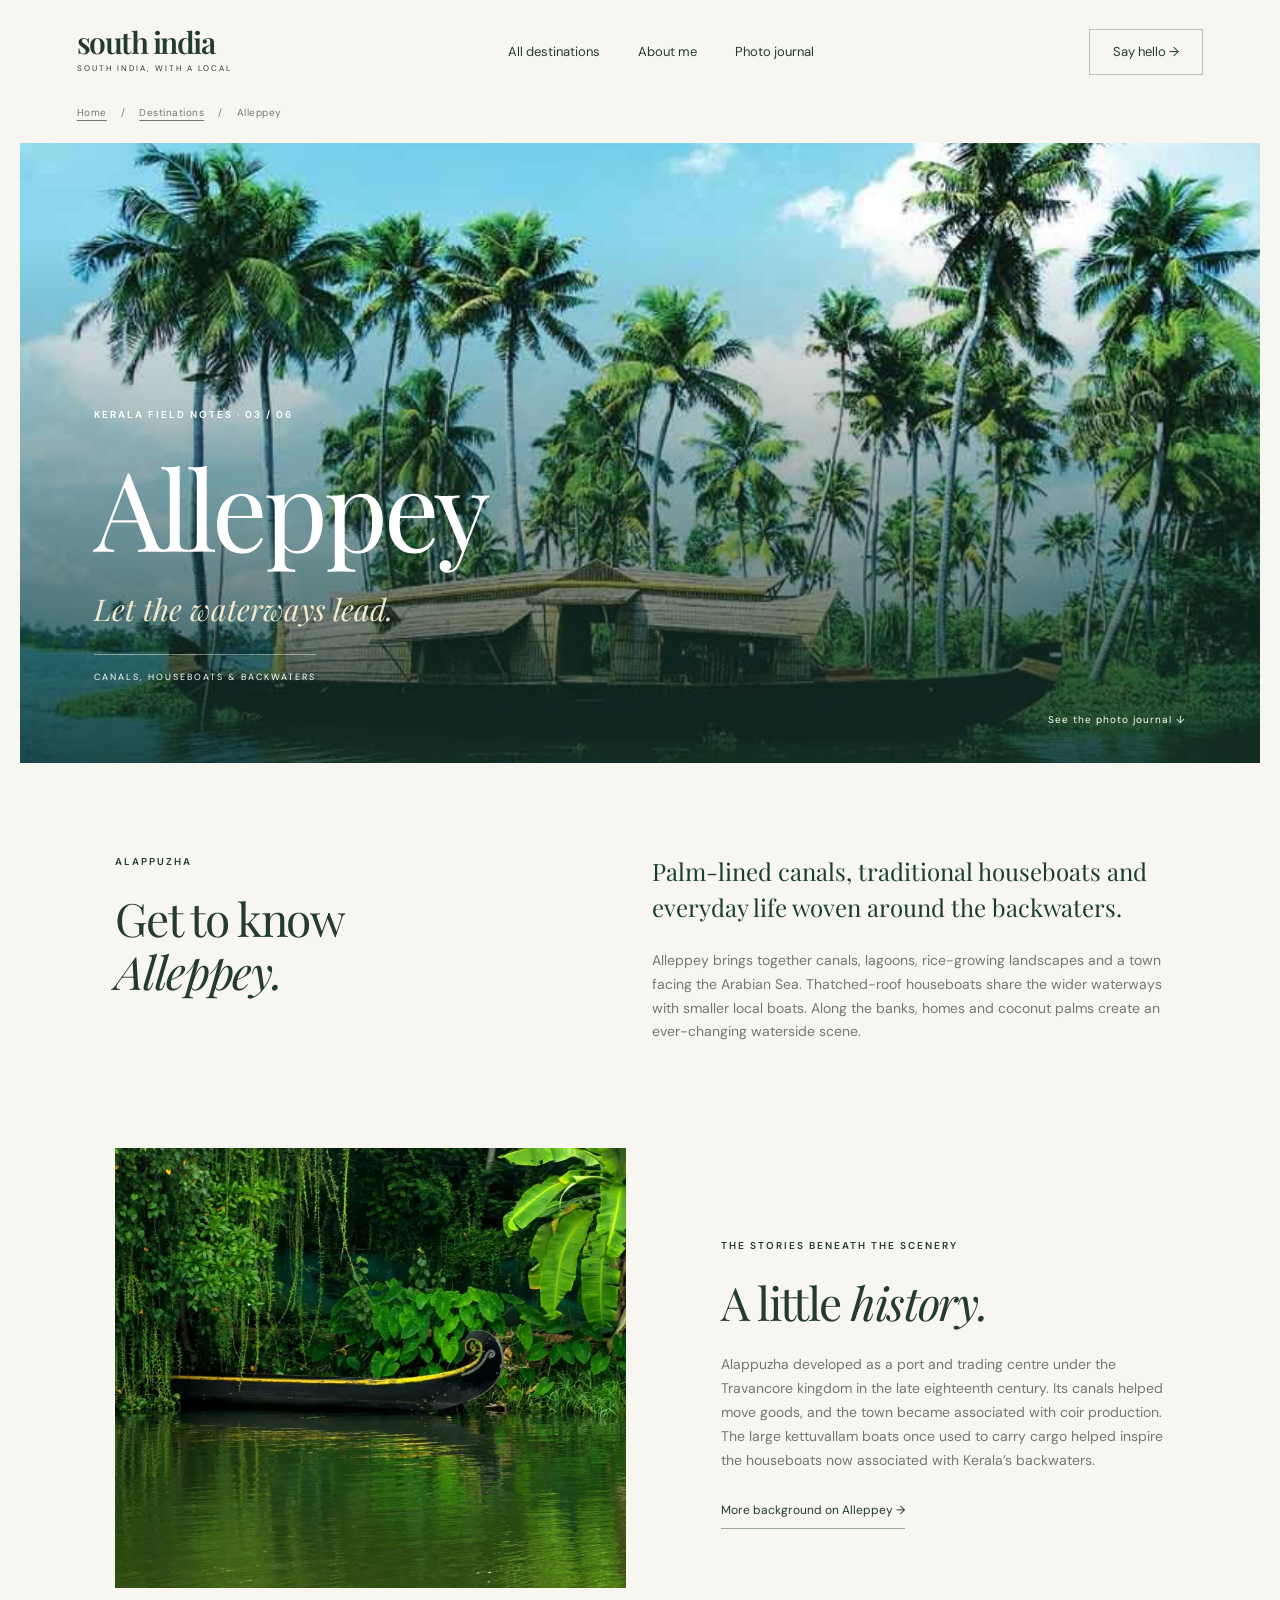
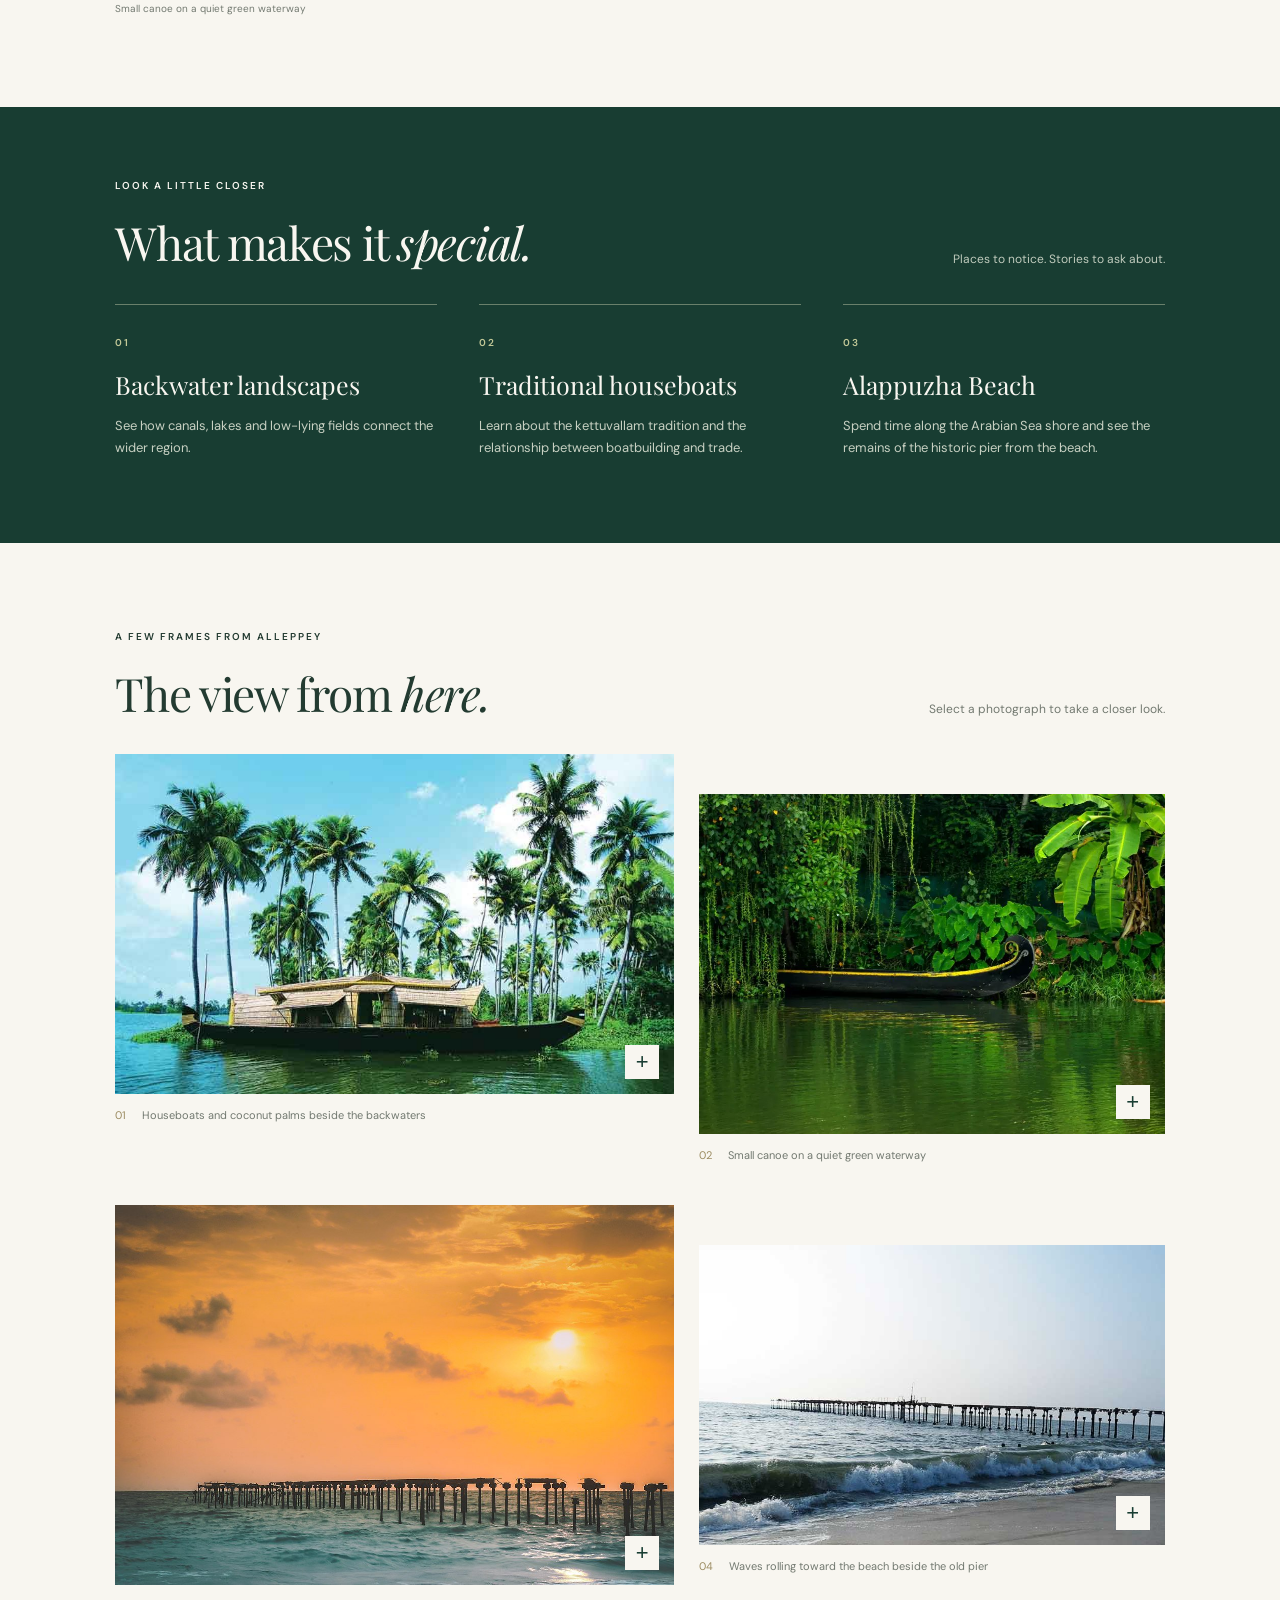
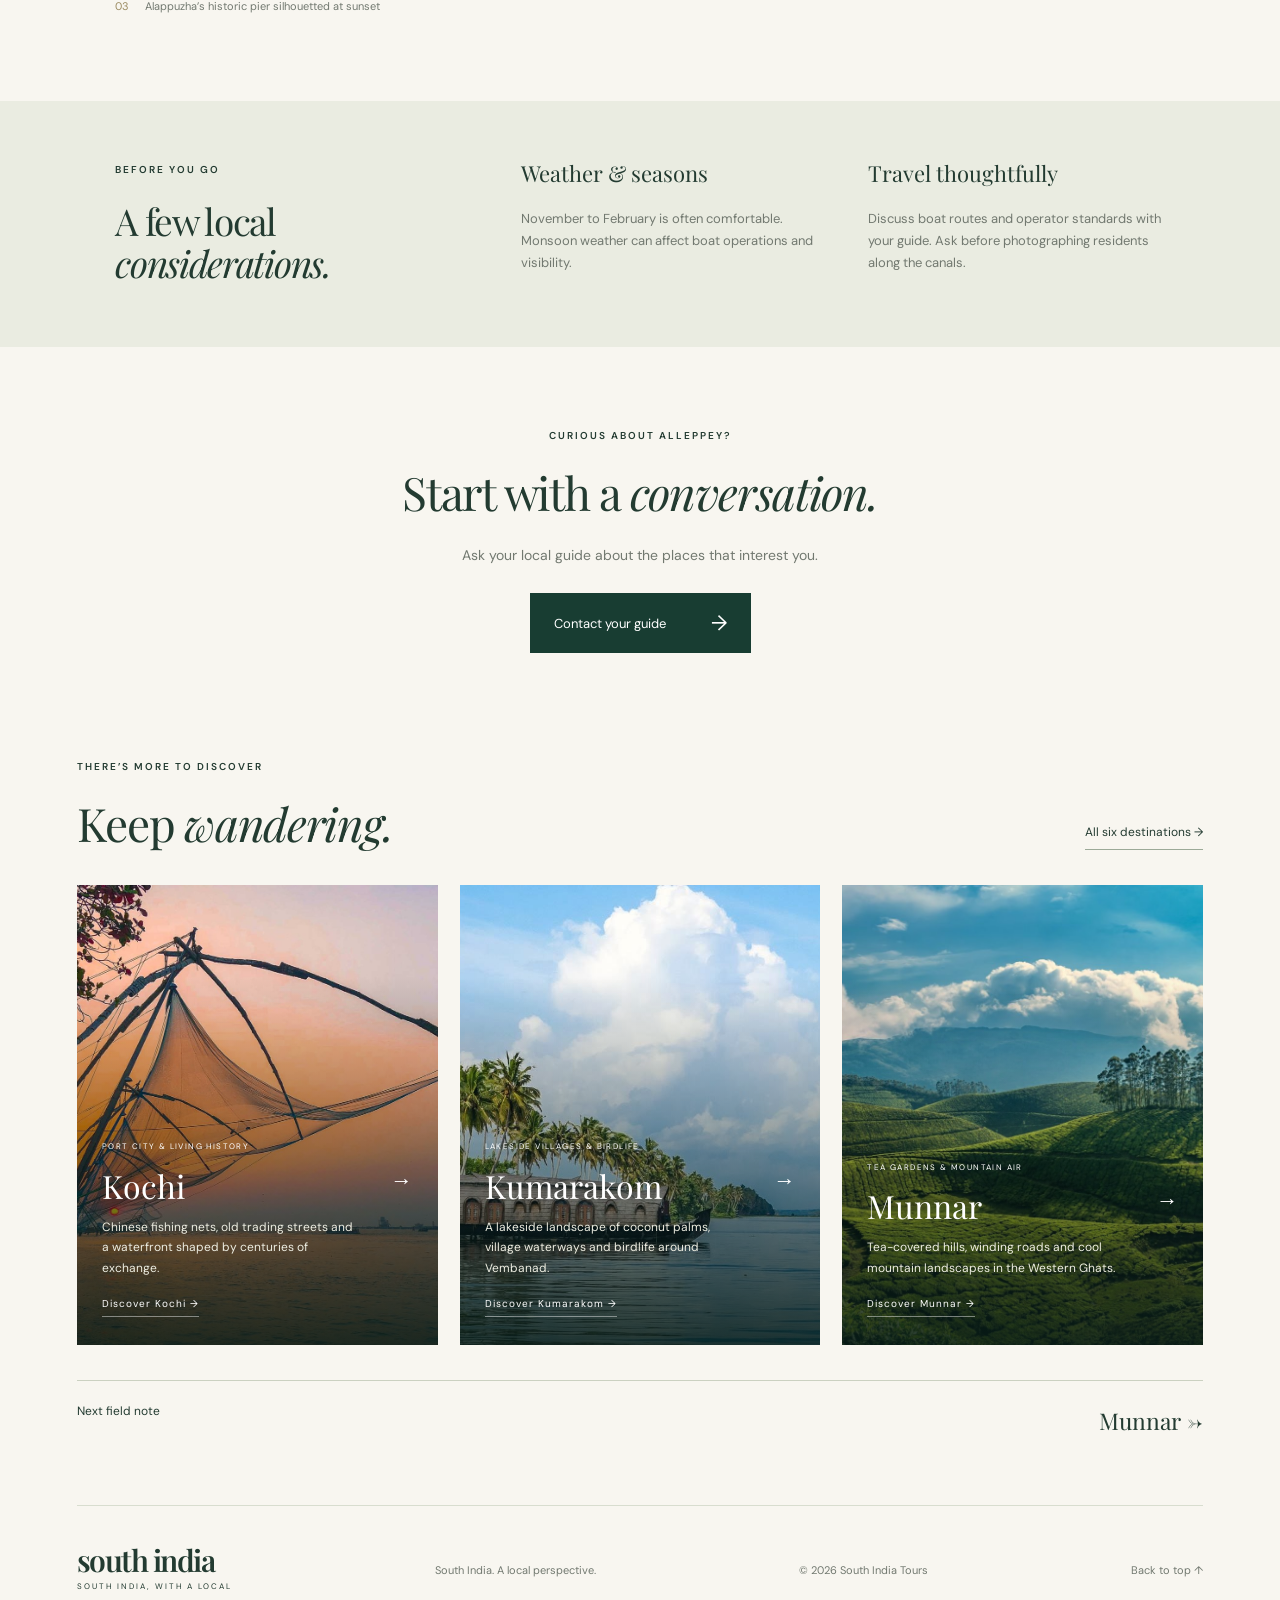
<file: destinations/alleppey.html>
<!doctype html>
<html lang="en"><head><meta charset="UTF-8"><meta name="viewport" content="width=device-width, initial-scale=1"><meta name="description" content="Palm-lined canals, traditional houseboats and everyday life woven around the backwaters. Discover Alleppey’s history, scenery and highlights with South India Tours."><title>Alleppey — Places & Stories | South India Tours</title><link rel="stylesheet" href="../style.css"></head>
<body class="destination-page"><header><a class="logo" href="../index.html">south india<span>SOUTH INDIA, WITH A LOCAL</span></a><nav aria-label="Main navigation"><a href="../index.html#destinations">All destinations</a><a href="../about.html">About me</a><a href="#gallery">Photo journal</a></nav><a class="nav-button" href="../index.html#contact">Say hello →</a></header><main>
<div class="breadcrumbs"><a href="../index.html">Home</a><span>/</span><a href="../index.html#destinations">Destinations</a><span>/</span><span aria-current="page">Alleppey</span></div>
<section class="place-hero"><img src="../assets/destinations/alleppey-1.jpg" alt="Houseboats and coconut palms beside the backwaters" width="800" height="504" fetchpriority="high" decoding="async"><div class="shade"></div><div class="place-hero-copy"><p class="eyebrow">KERALA FIELD NOTES · 03 / 06</p><h1>Alleppey</h1><p class="place-tagline">Let the waterways lead.</p><span class="place-label">CANALS, HOUSEBOATS &amp; BACKWATERS</span></div><a href="#gallery" class="hero-gallery">See the photo journal ↓</a></section>
<section class="place-overview"><div><p class="eyebrow">ALAPPUZHA</p><h2>Get to know<br><em>Alleppey.</em></h2></div><div><p class="place-lead">Palm-lined canals, traditional houseboats and everyday life woven around the backwaters.</p><p>Alleppey brings together canals, lagoons, rice-growing landscapes and a town facing the Arabian Sea. Thatched-roof houseboats share the wider waterways with smaller local boats. Along the banks, homes and coconut palms create an ever-changing waterside scene.</p></div></section>
<section class="place-history"><figure><img src="../assets/destinations/alleppey-2.jpg" alt="Small canoe on a quiet green waterway" width="1000" height="667" loading="lazy" decoding="async"><figcaption>Small canoe on a quiet green waterway</figcaption></figure><div><p class="eyebrow">THE STORIES BENEATH THE SCENERY</p><h2>A little <em>history.</em></h2><p>Alappuzha developed as a port and trading centre under the Travancore kingdom in the late eighteenth century. Its canals helped move goods, and the town became associated with coir production. The large kettuvallam boats once used to carry cargo helped inspire the houseboats now associated with Kerala’s backwaters.</p><a class="text-link" href="https://en.wikipedia.org/wiki/Alappuzha" target="_blank" rel="noopener noreferrer">More background on Alleppey →</a></div></section>
<section class="place-highlights"><div class="section-top"><div><p class="eyebrow">LOOK A LITTLE CLOSER</p><h2>What makes it <em>special.</em></h2></div><span class="muted">Places to notice. Stories to ask about.</span></div><div class="highlight-grid"><article><span class="eyebrow">01</span><h3>Backwater landscapes</h3><p>See how canals, lakes and low-lying fields connect the wider region.</p></article><article><span class="eyebrow">02</span><h3>Traditional houseboats</h3><p>Learn about the kettuvallam tradition and the relationship between boatbuilding and trade.</p></article><article><span class="eyebrow">03</span><h3>Alappuzha Beach</h3><p>Spend time along the Arabian Sea shore and see the remains of the historic pier from the beach.</p></article></div></section>
<section class="place-gallery" id="gallery"><div class="section-top"><div><p class="eyebrow">A FEW FRAMES FROM ALLEPPEY</p><h2>The view from <em>here.</em></h2></div><span class="muted">Select a photograph to take a closer look.</span></div><div class="gallery-grid"><figure class="gallery-item"><button class="photo-open" type="button" data-photo="../assets/destinations/alleppey-1.jpg" data-caption="Houseboats and coconut palms beside the backwaters" aria-label="Enlarge photograph: Houseboats and coconut palms beside the backwaters"><img src="../assets/destinations/alleppey-1.jpg" alt="Houseboats and coconut palms beside the backwaters" width="800" height="504" loading="lazy" decoding="async"><span class="enlarge" aria-hidden="true">+</span></button><figcaption><span>01</span>Houseboats and coconut palms beside the backwaters</figcaption></figure><figure class="gallery-item"><button class="photo-open" type="button" data-photo="../assets/destinations/alleppey-2.jpg" data-caption="Small canoe on a quiet green waterway" aria-label="Enlarge photograph: Small canoe on a quiet green waterway"><img src="../assets/destinations/alleppey-2.jpg" alt="Small canoe on a quiet green waterway" width="1000" height="667" loading="lazy" decoding="async"><span class="enlarge" aria-hidden="true">+</span></button><figcaption><span>02</span>Small canoe on a quiet green waterway</figcaption></figure><figure class="gallery-item"><button class="photo-open" type="button" data-photo="../assets/destinations/alleppey-3.jpg" data-caption="Alappuzha’s historic pier silhouetted at sunset" aria-label="Enlarge photograph: Alappuzha’s historic pier silhouetted at sunset"><img src="../assets/destinations/alleppey-3.jpg" alt="Alappuzha’s historic pier silhouetted at sunset" width="1200" height="750" loading="lazy" decoding="async"><span class="enlarge" aria-hidden="true">+</span></button><figcaption><span>03</span>Alappuzha’s historic pier silhouetted at sunset</figcaption></figure><figure class="gallery-item"><button class="photo-open" type="button" data-photo="../assets/destinations/alleppey-4.jpg" data-caption="Waves rolling toward the beach beside the old pier" aria-label="Enlarge photograph: Waves rolling toward the beach beside the old pier"><img src="../assets/destinations/alleppey-4.jpg" alt="Waves rolling toward the beach beside the old pier" width="800" height="504" loading="lazy" decoding="async"><span class="enlarge" aria-hidden="true">+</span></button><figcaption><span>04</span>Waves rolling toward the beach beside the old pier</figcaption></figure></div></section>
<section class="field-notes"><div><p class="eyebrow">BEFORE YOU GO</p><h2>A few local<br><em>considerations.</em></h2></div><article><h3>Weather & seasons</h3><p>November to February is often comfortable. Monsoon weather can affect boat operations and visibility.</p></article><article><h3>Travel thoughtfully</h3><p>Discuss boat routes and operator standards with your guide. Ask before photographing residents along the canals.</p></article></section>
<section class="place-contact"><p class="eyebrow">CURIOUS ABOUT ALLEPPEY?</p><h2>Start with a <em>conversation.</em></h2><p>Ask your local guide about the places that interest you.</p><a class="button" href="../index.html#contact">Contact your guide <span>→</span></a></section>
<section class="more-places"><div class="section-top"><div><p class="eyebrow">THERE’S MORE TO DISCOVER</p><h2>Keep <em>wandering.</em></h2></div><a class="text-link" href="../index.html#destinations">All six destinations →</a></div><div class="destination-grid"><a class="destination" href="../destinations/kochi.html"><img src="../assets/destinations/kochi-1.jpg" alt="Chinese fishing nets at sunset on the Kochi waterfront" width="1600" height="1067" loading="lazy" decoding="async"><div><small>PORT CITY &amp; LIVING HISTORY</small><h3>Kochi <span aria-hidden="true">→</span></h3><p>Chinese fishing nets, old trading streets and a waterfront shaped by centuries of exchange.</p><span class="card-link">Discover Kochi <span aria-hidden="true">→</span></span></div></a><a class="destination" href="../destinations/kumarakom.html"><img src="../assets/destinations/kumarakom-1.jpg" alt="Houseboat and coconut palms along the Kumarakom backwaters" width="1500" height="750" loading="lazy" decoding="async"><div><small>LAKESIDE VILLAGES &amp; BIRDLIFE</small><h3>Kumarakom <span aria-hidden="true">→</span></h3><p>A lakeside landscape of coconut palms, village waterways and birdlife around Vembanad.</p><span class="card-link">Discover Kumarakom <span aria-hidden="true">→</span></span></div></a><a class="destination" href="../destinations/munnar.html"><img src="../assets/destinations/munnar-1.jpg" alt="Tea-covered hills beneath a cloud-filled mountain sky" width="1600" height="944" loading="lazy" decoding="async"><div><small>TEA GARDENS &amp; MOUNTAIN AIR</small><h3>Munnar <span aria-hidden="true">→</span></h3><p>Tea-covered hills, winding roads and cool mountain landscapes in the Western Ghats.</p><span class="card-link">Discover Munnar <span aria-hidden="true">→</span></span></div></a></div><a class="next-place" href="munnar.html">Next field note <span>Munnar →</span></a></section>
</main><footer><a class="logo" href="../index.html">south india<span>SOUTH INDIA, WITH A LOCAL</span></a><p>South India. A local perspective.</p><span>© <span id="year"></span> South India Tours</span><a href="#">Back to top ↑</a></footer>
<dialog class="photo-dialog" aria-label="Expanded destination photograph"><button class="photo-close" type="button" aria-label="Close photograph">Close ×</button><img alt=""><p></p></dialog><script src="../app.js"></script></body></html>
</file>
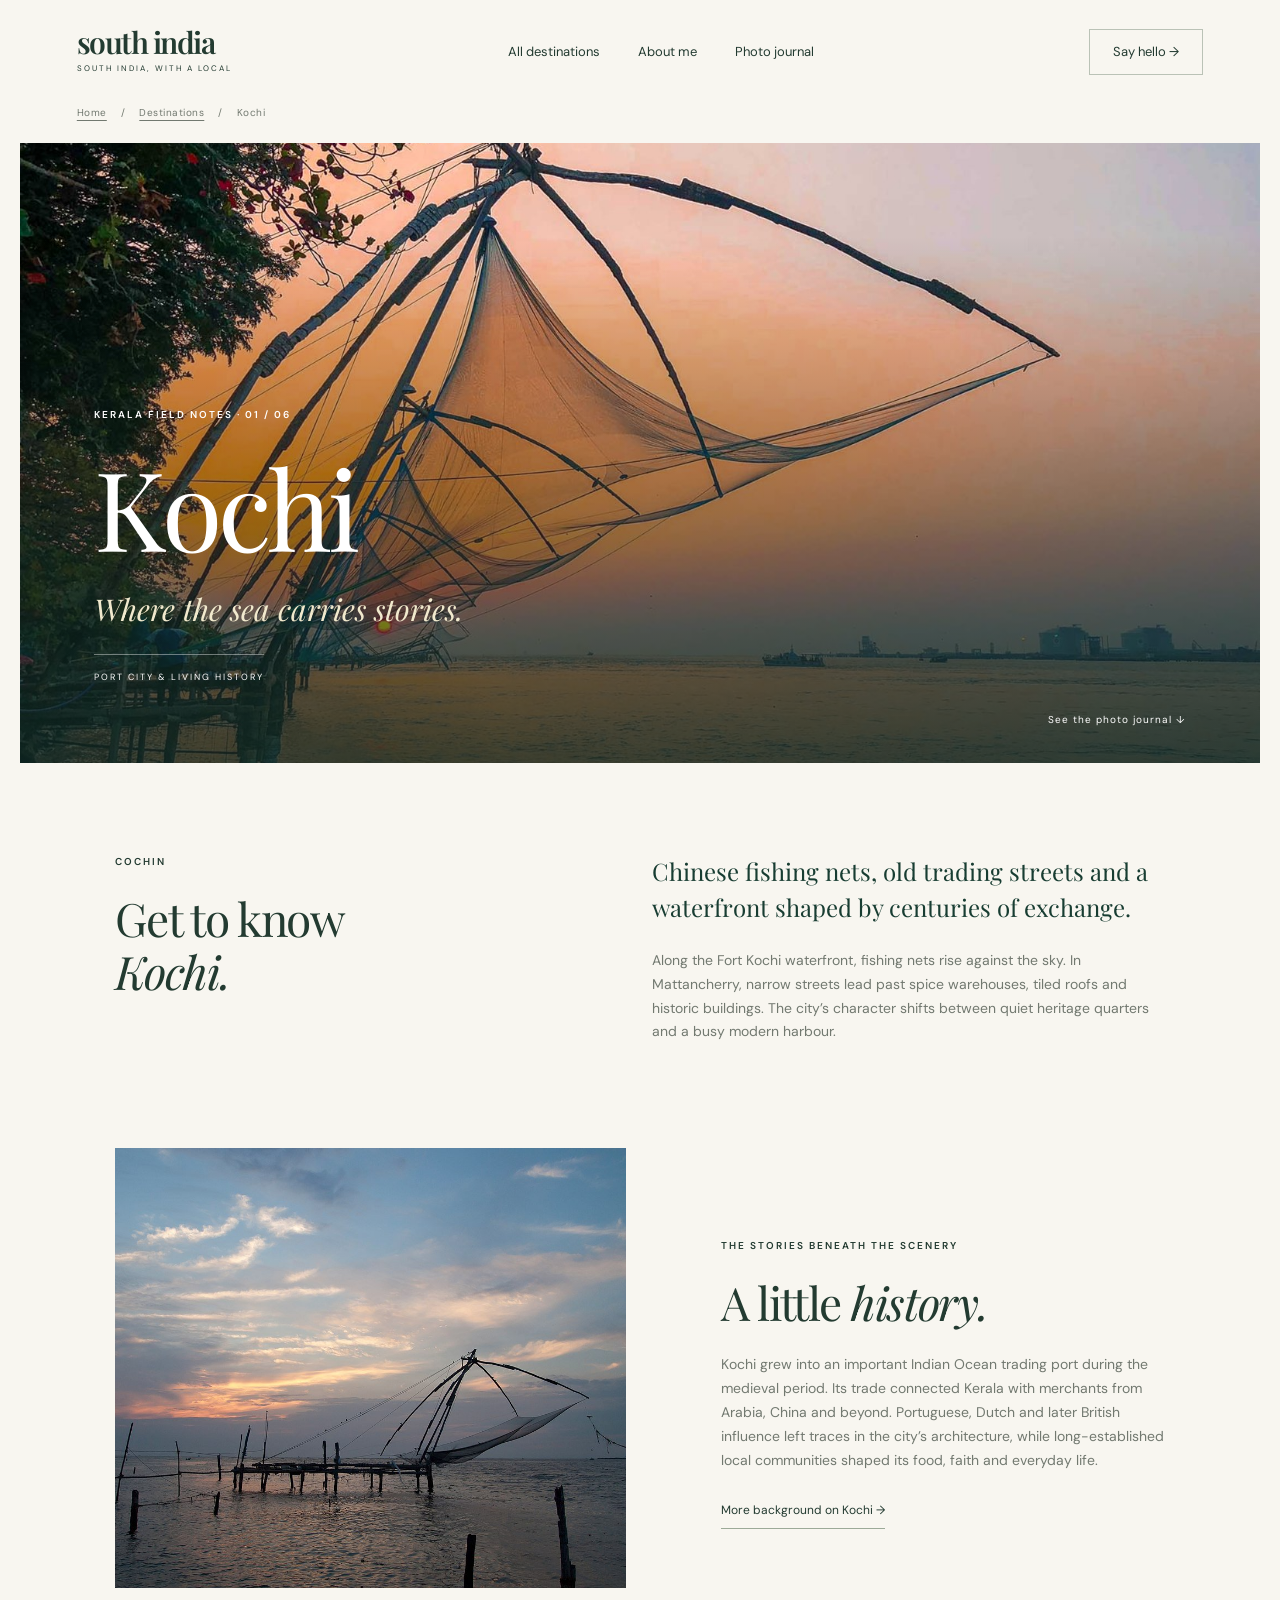
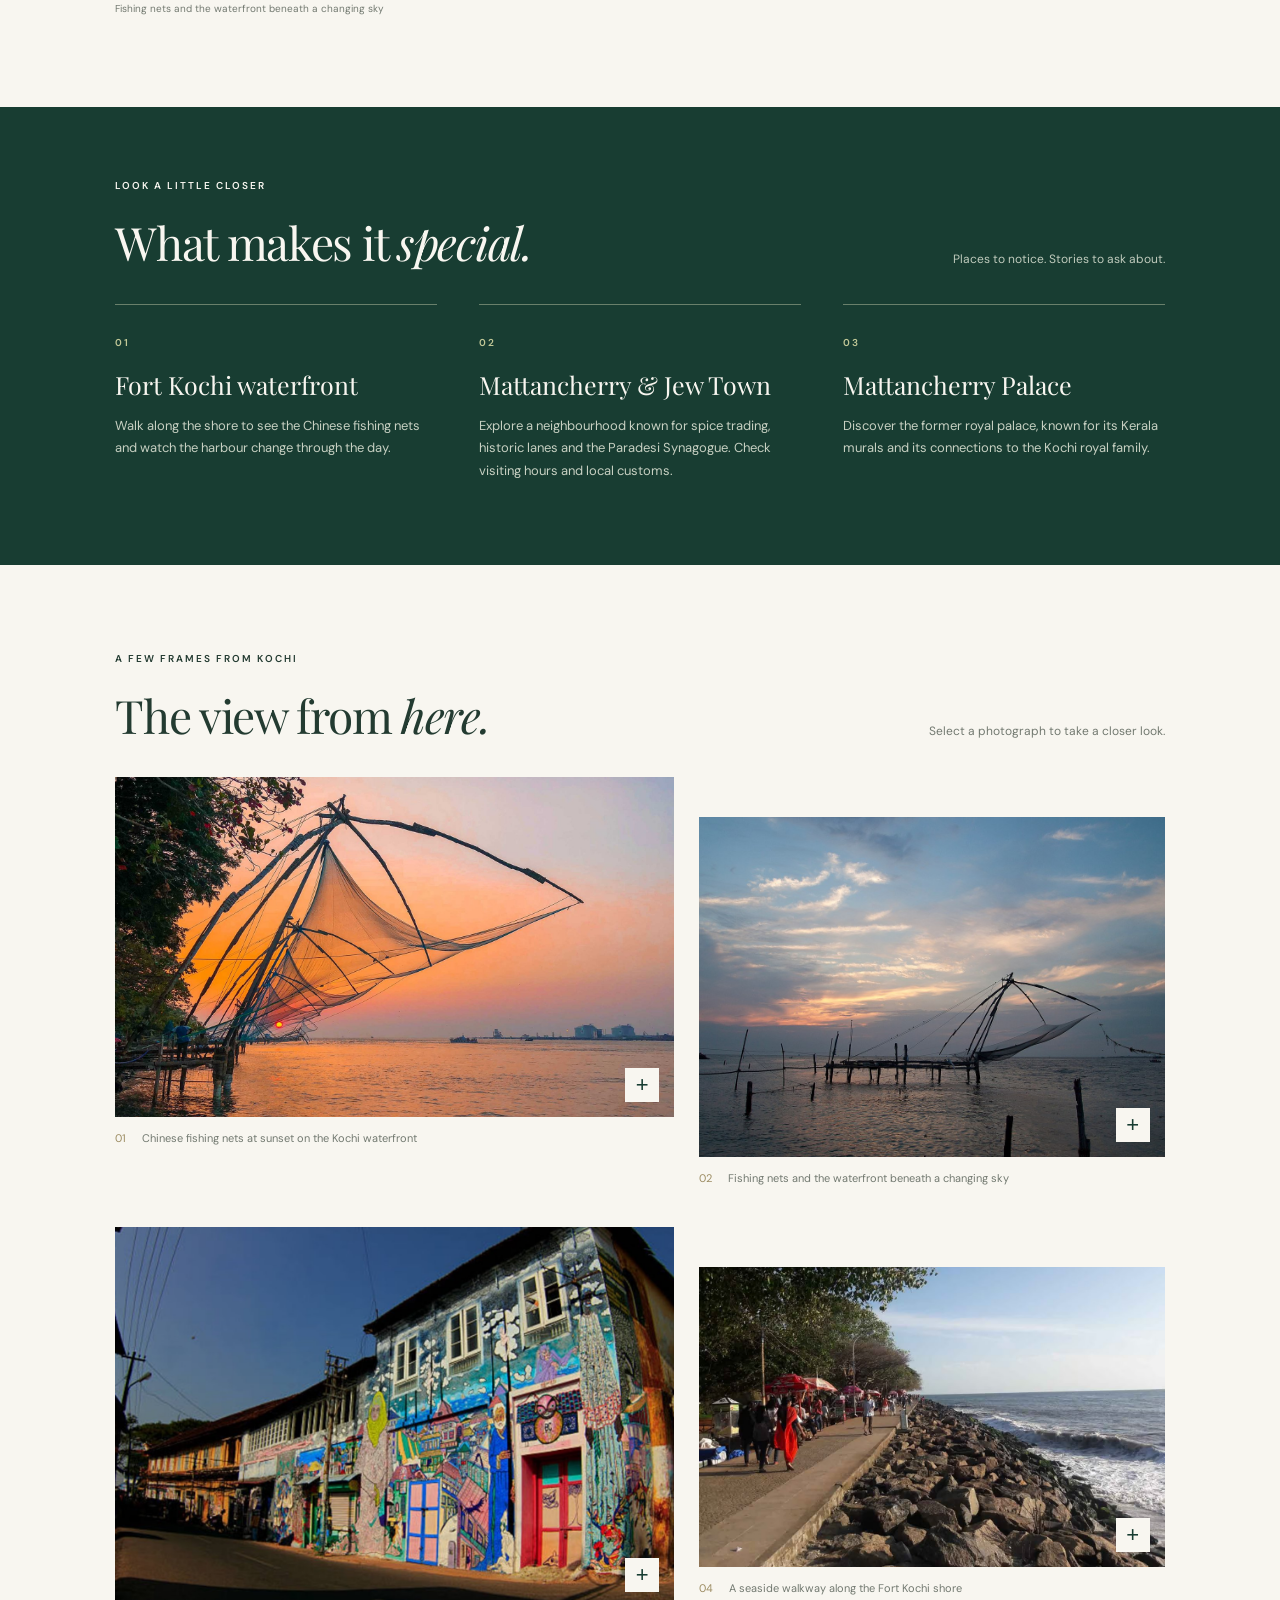
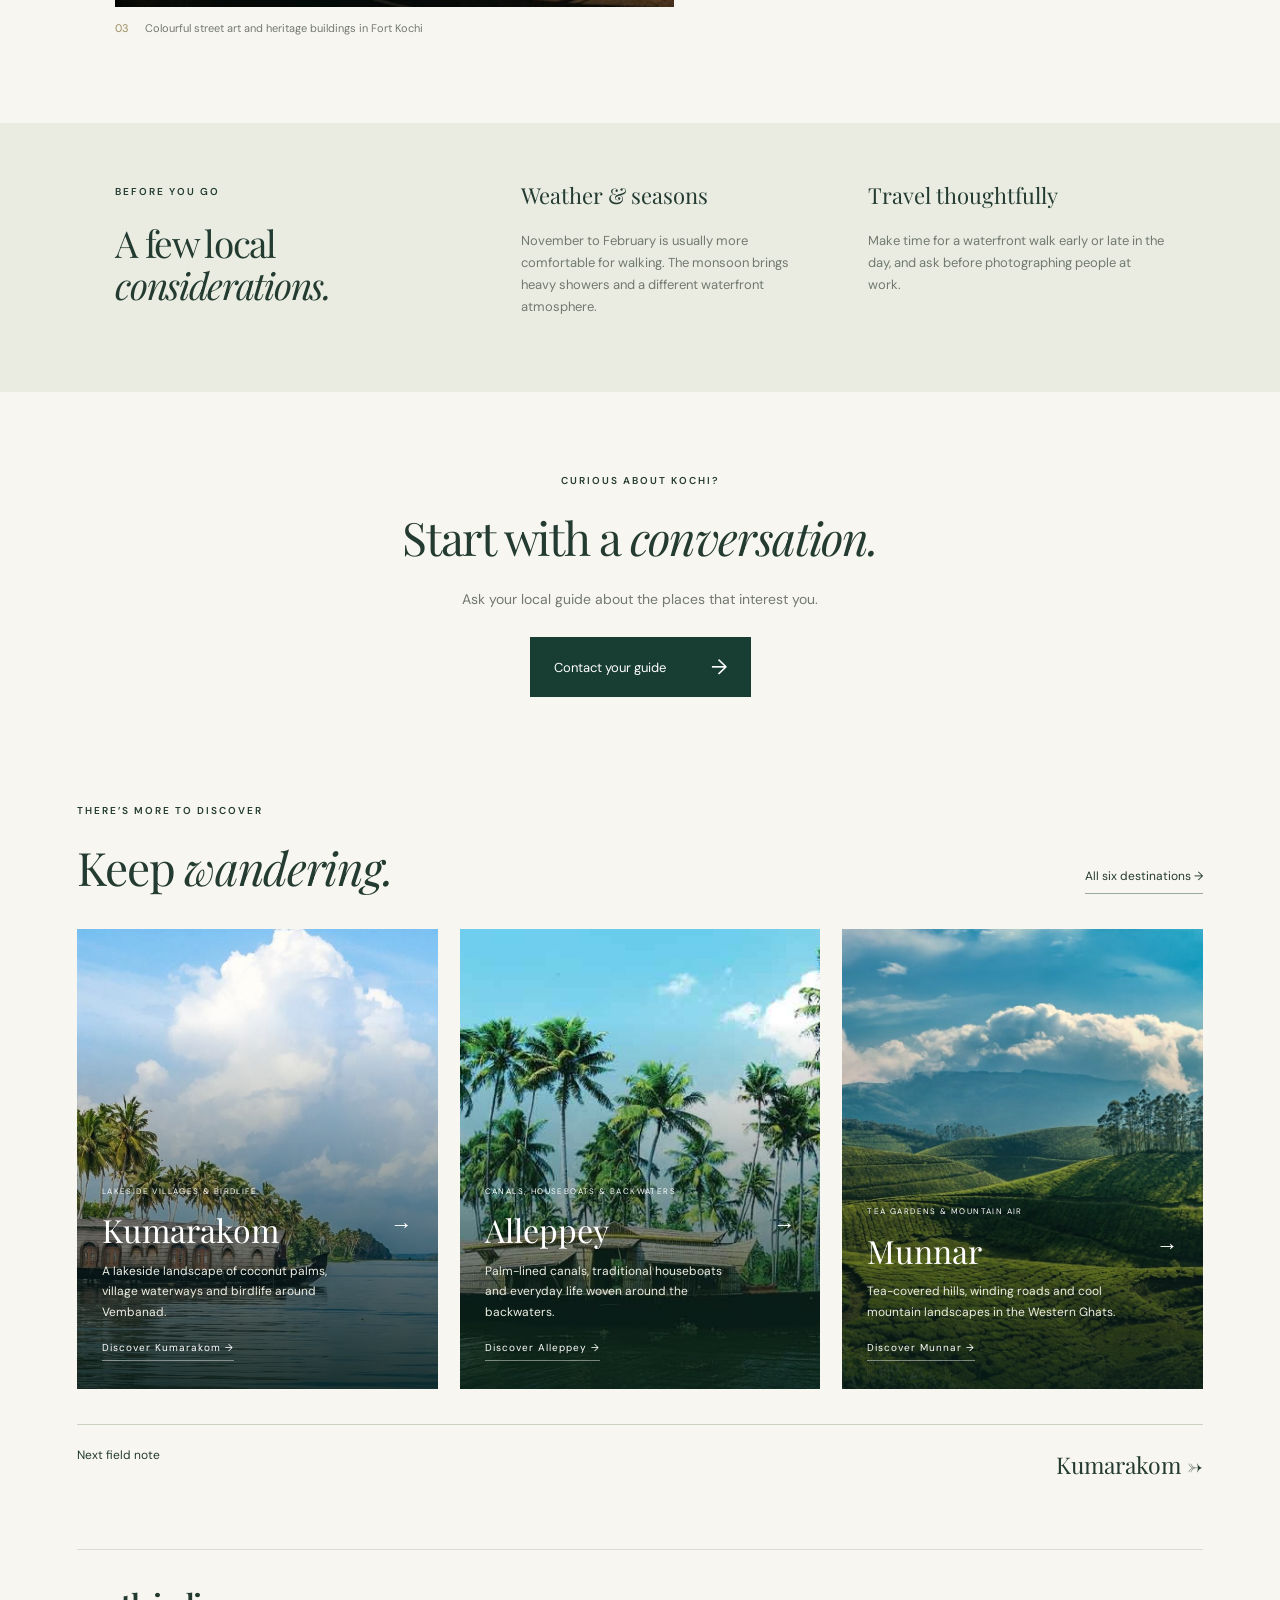
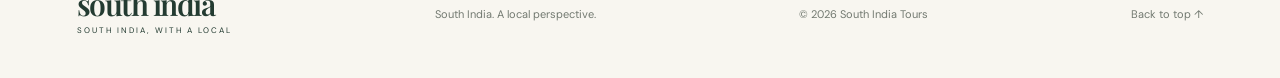
<file: destinations/kochi.html>
<!doctype html>
<html lang="en"><head><meta charset="UTF-8"><meta name="viewport" content="width=device-width, initial-scale=1"><meta name="description" content="Chinese fishing nets, old trading streets and a waterfront shaped by centuries of exchange. Discover Kochi’s history, scenery and highlights with South India Tours."><title>Kochi — Places & Stories | South India Tours</title><link rel="stylesheet" href="../style.css"></head>
<body class="destination-page"><header><a class="logo" href="../index.html">south india<span>SOUTH INDIA, WITH A LOCAL</span></a><nav aria-label="Main navigation"><a href="../index.html#destinations">All destinations</a><a href="../about.html">About me</a><a href="#gallery">Photo journal</a></nav><a class="nav-button" href="../index.html#contact">Say hello →</a></header><main>
<div class="breadcrumbs"><a href="../index.html">Home</a><span>/</span><a href="../index.html#destinations">Destinations</a><span>/</span><span aria-current="page">Kochi</span></div>
<section class="place-hero"><img src="../assets/destinations/kochi-1.jpg" alt="Chinese fishing nets at sunset on the Kochi waterfront" width="1600" height="1067" fetchpriority="high" decoding="async"><div class="shade"></div><div class="place-hero-copy"><p class="eyebrow">KERALA FIELD NOTES · 01 / 06</p><h1>Kochi</h1><p class="place-tagline">Where the sea carries stories.</p><span class="place-label">PORT CITY &amp; LIVING HISTORY</span></div><a href="#gallery" class="hero-gallery">See the photo journal ↓</a></section>
<section class="place-overview"><div><p class="eyebrow">COCHIN</p><h2>Get to know<br><em>Kochi.</em></h2></div><div><p class="place-lead">Chinese fishing nets, old trading streets and a waterfront shaped by centuries of exchange.</p><p>Along the Fort Kochi waterfront, fishing nets rise against the sky. In Mattancherry, narrow streets lead past spice warehouses, tiled roofs and historic buildings. The city’s character shifts between quiet heritage quarters and a busy modern harbour.</p></div></section>
<section class="place-history"><figure><img src="../assets/destinations/kochi-2.jpg" alt="Fishing nets and the waterfront beneath a changing sky" width="1200" height="800" loading="lazy" decoding="async"><figcaption>Fishing nets and the waterfront beneath a changing sky</figcaption></figure><div><p class="eyebrow">THE STORIES BENEATH THE SCENERY</p><h2>A little <em>history.</em></h2><p>Kochi grew into an important Indian Ocean trading port during the medieval period. Its trade connected Kerala with merchants from Arabia, China and beyond. Portuguese, Dutch and later British influence left traces in the city’s architecture, while long-established local communities shaped its food, faith and everyday life.</p><a class="text-link" href="https://en.wikipedia.org/wiki/Kochi" target="_blank" rel="noopener noreferrer">More background on Kochi →</a></div></section>
<section class="place-highlights"><div class="section-top"><div><p class="eyebrow">LOOK A LITTLE CLOSER</p><h2>What makes it <em>special.</em></h2></div><span class="muted">Places to notice. Stories to ask about.</span></div><div class="highlight-grid"><article><span class="eyebrow">01</span><h3>Fort Kochi waterfront</h3><p>Walk along the shore to see the Chinese fishing nets and watch the harbour change through the day.</p></article><article><span class="eyebrow">02</span><h3>Mattancherry &amp; Jew Town</h3><p>Explore a neighbourhood known for spice trading, historic lanes and the Paradesi Synagogue. Check visiting hours and local customs.</p></article><article><span class="eyebrow">03</span><h3>Mattancherry Palace</h3><p>Discover the former royal palace, known for its Kerala murals and its connections to the Kochi royal family.</p></article></div></section>
<section class="place-gallery" id="gallery"><div class="section-top"><div><p class="eyebrow">A FEW FRAMES FROM KOCHI</p><h2>The view from <em>here.</em></h2></div><span class="muted">Select a photograph to take a closer look.</span></div><div class="gallery-grid"><figure class="gallery-item"><button class="photo-open" type="button" data-photo="../assets/destinations/kochi-1.jpg" data-caption="Chinese fishing nets at sunset on the Kochi waterfront" aria-label="Enlarge photograph: Chinese fishing nets at sunset on the Kochi waterfront"><img src="../assets/destinations/kochi-1.jpg" alt="Chinese fishing nets at sunset on the Kochi waterfront" width="1600" height="1067" loading="lazy" decoding="async"><span class="enlarge" aria-hidden="true">+</span></button><figcaption><span>01</span>Chinese fishing nets at sunset on the Kochi waterfront</figcaption></figure><figure class="gallery-item"><button class="photo-open" type="button" data-photo="../assets/destinations/kochi-2.jpg" data-caption="Fishing nets and the waterfront beneath a changing sky" aria-label="Enlarge photograph: Fishing nets and the waterfront beneath a changing sky"><img src="../assets/destinations/kochi-2.jpg" alt="Fishing nets and the waterfront beneath a changing sky" width="1200" height="800" loading="lazy" decoding="async"><span class="enlarge" aria-hidden="true">+</span></button><figcaption><span>02</span>Fishing nets and the waterfront beneath a changing sky</figcaption></figure><figure class="gallery-item"><button class="photo-open" type="button" data-photo="../assets/destinations/kochi-3.jpg" data-caption="Colourful street art and heritage buildings in Fort Kochi" aria-label="Enlarge photograph: Colourful street art and heritage buildings in Fort Kochi"><img src="../assets/destinations/kochi-3.jpg" alt="Colourful street art and heritage buildings in Fort Kochi" width="1600" height="900" loading="lazy" decoding="async"><span class="enlarge" aria-hidden="true">+</span></button><figcaption><span>03</span>Colourful street art and heritage buildings in Fort Kochi</figcaption></figure><figure class="gallery-item"><button class="photo-open" type="button" data-photo="../assets/destinations/kochi-4.jpg" data-caption="A seaside walkway along the Fort Kochi shore" aria-label="Enlarge photograph: A seaside walkway along the Fort Kochi shore"><img src="../assets/destinations/kochi-4.jpg" alt="A seaside walkway along the Fort Kochi shore" width="1200" height="800" loading="lazy" decoding="async"><span class="enlarge" aria-hidden="true">+</span></button><figcaption><span>04</span>A seaside walkway along the Fort Kochi shore</figcaption></figure></div></section>
<section class="field-notes"><div><p class="eyebrow">BEFORE YOU GO</p><h2>A few local<br><em>considerations.</em></h2></div><article><h3>Weather & seasons</h3><p>November to February is usually more comfortable for walking. The monsoon brings heavy showers and a different waterfront atmosphere.</p></article><article><h3>Travel thoughtfully</h3><p>Make time for a waterfront walk early or late in the day, and ask before photographing people at work.</p></article></section>
<section class="place-contact"><p class="eyebrow">CURIOUS ABOUT KOCHI?</p><h2>Start with a <em>conversation.</em></h2><p>Ask your local guide about the places that interest you.</p><a class="button" href="../index.html#contact">Contact your guide <span>→</span></a></section>
<section class="more-places"><div class="section-top"><div><p class="eyebrow">THERE’S MORE TO DISCOVER</p><h2>Keep <em>wandering.</em></h2></div><a class="text-link" href="../index.html#destinations">All six destinations →</a></div><div class="destination-grid"><a class="destination" href="../destinations/kumarakom.html"><img src="../assets/destinations/kumarakom-1.jpg" alt="Houseboat and coconut palms along the Kumarakom backwaters" width="1500" height="750" loading="lazy" decoding="async"><div><small>LAKESIDE VILLAGES &amp; BIRDLIFE</small><h3>Kumarakom <span aria-hidden="true">→</span></h3><p>A lakeside landscape of coconut palms, village waterways and birdlife around Vembanad.</p><span class="card-link">Discover Kumarakom <span aria-hidden="true">→</span></span></div></a><a class="destination" href="../destinations/alleppey.html"><img src="../assets/destinations/alleppey-1.jpg" alt="Houseboats and coconut palms beside the backwaters" width="800" height="504" loading="lazy" decoding="async"><div><small>CANALS, HOUSEBOATS &amp; BACKWATERS</small><h3>Alleppey <span aria-hidden="true">→</span></h3><p>Palm-lined canals, traditional houseboats and everyday life woven around the backwaters.</p><span class="card-link">Discover Alleppey <span aria-hidden="true">→</span></span></div></a><a class="destination" href="../destinations/munnar.html"><img src="../assets/destinations/munnar-1.jpg" alt="Tea-covered hills beneath a cloud-filled mountain sky" width="1600" height="944" loading="lazy" decoding="async"><div><small>TEA GARDENS &amp; MOUNTAIN AIR</small><h3>Munnar <span aria-hidden="true">→</span></h3><p>Tea-covered hills, winding roads and cool mountain landscapes in the Western Ghats.</p><span class="card-link">Discover Munnar <span aria-hidden="true">→</span></span></div></a></div><a class="next-place" href="kumarakom.html">Next field note <span>Kumarakom →</span></a></section>
</main><footer><a class="logo" href="../index.html">south india<span>SOUTH INDIA, WITH A LOCAL</span></a><p>South India. A local perspective.</p><span>© <span id="year"></span> South India Tours</span><a href="#">Back to top ↑</a></footer>
<dialog class="photo-dialog" aria-label="Expanded destination photograph"><button class="photo-close" type="button" aria-label="Close photograph">Close ×</button><img alt=""><p></p></dialog><script src="../app.js"></script></body></html>
</file>
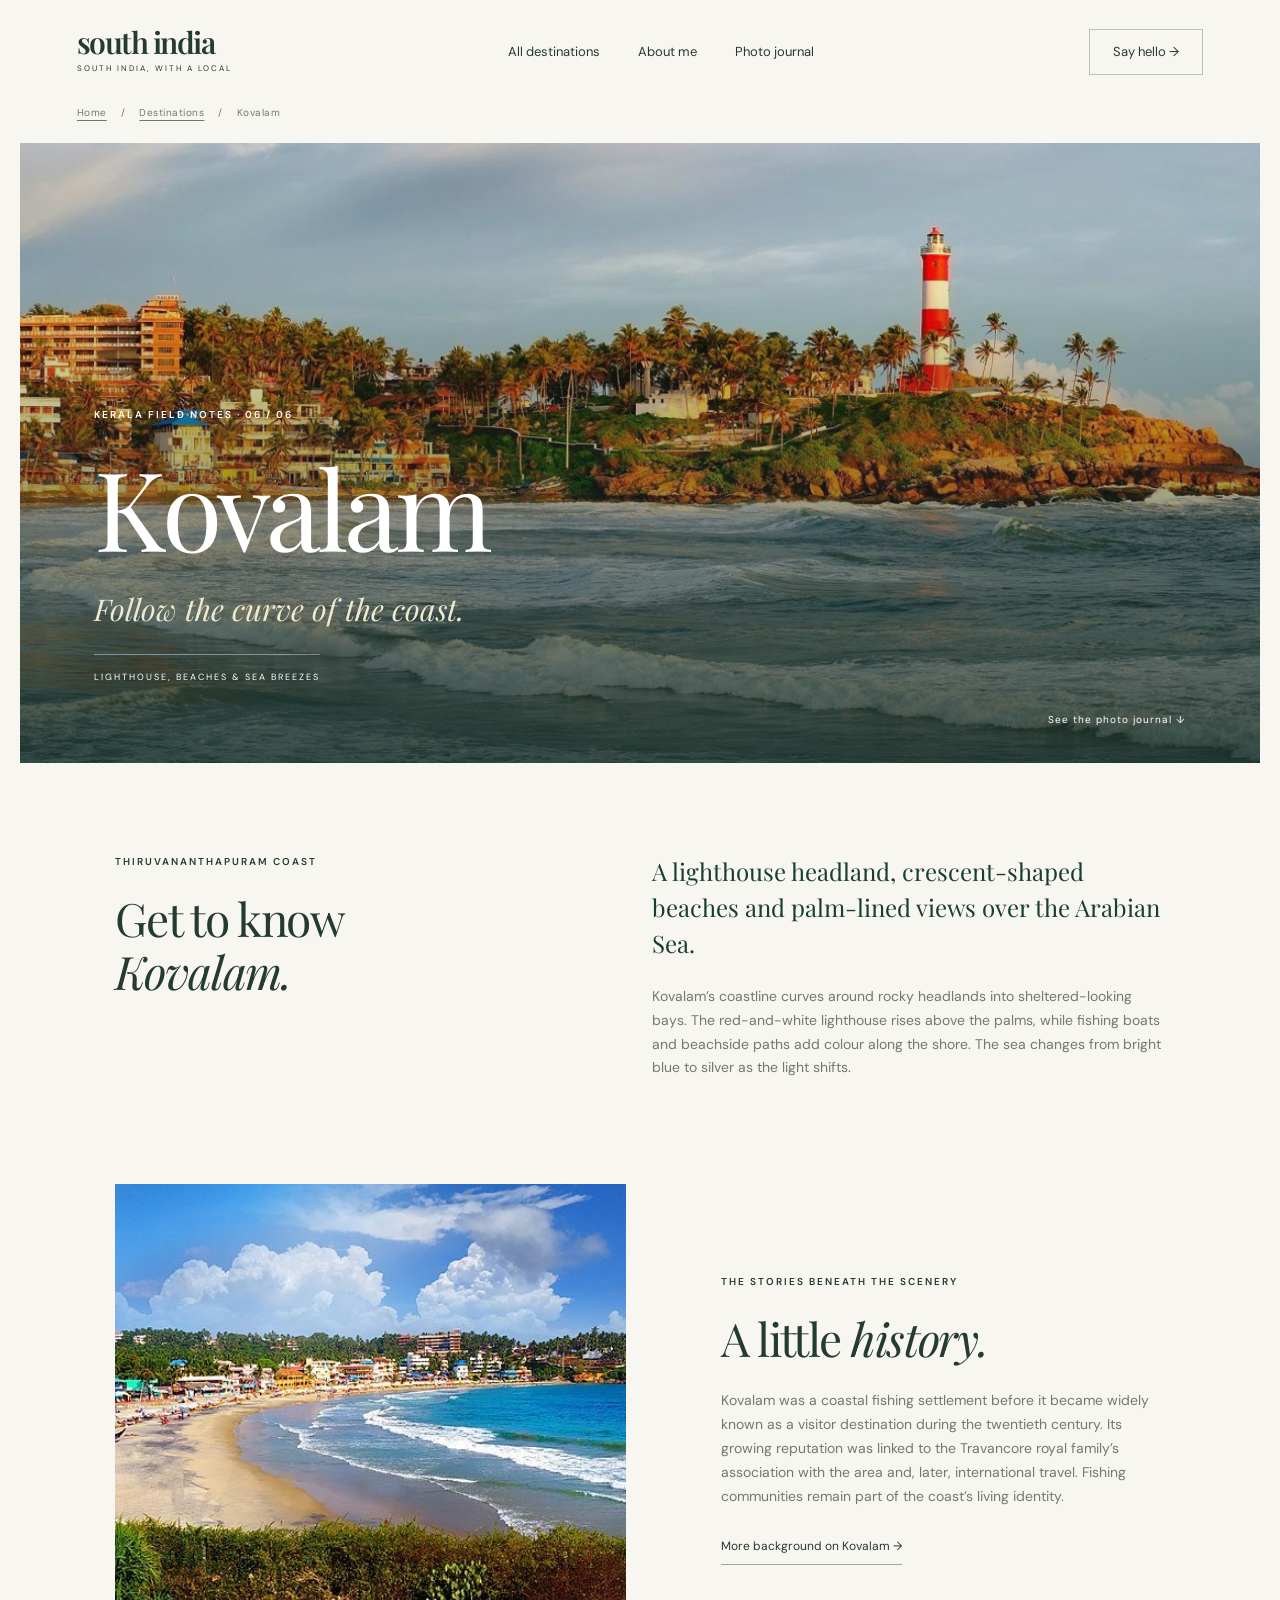
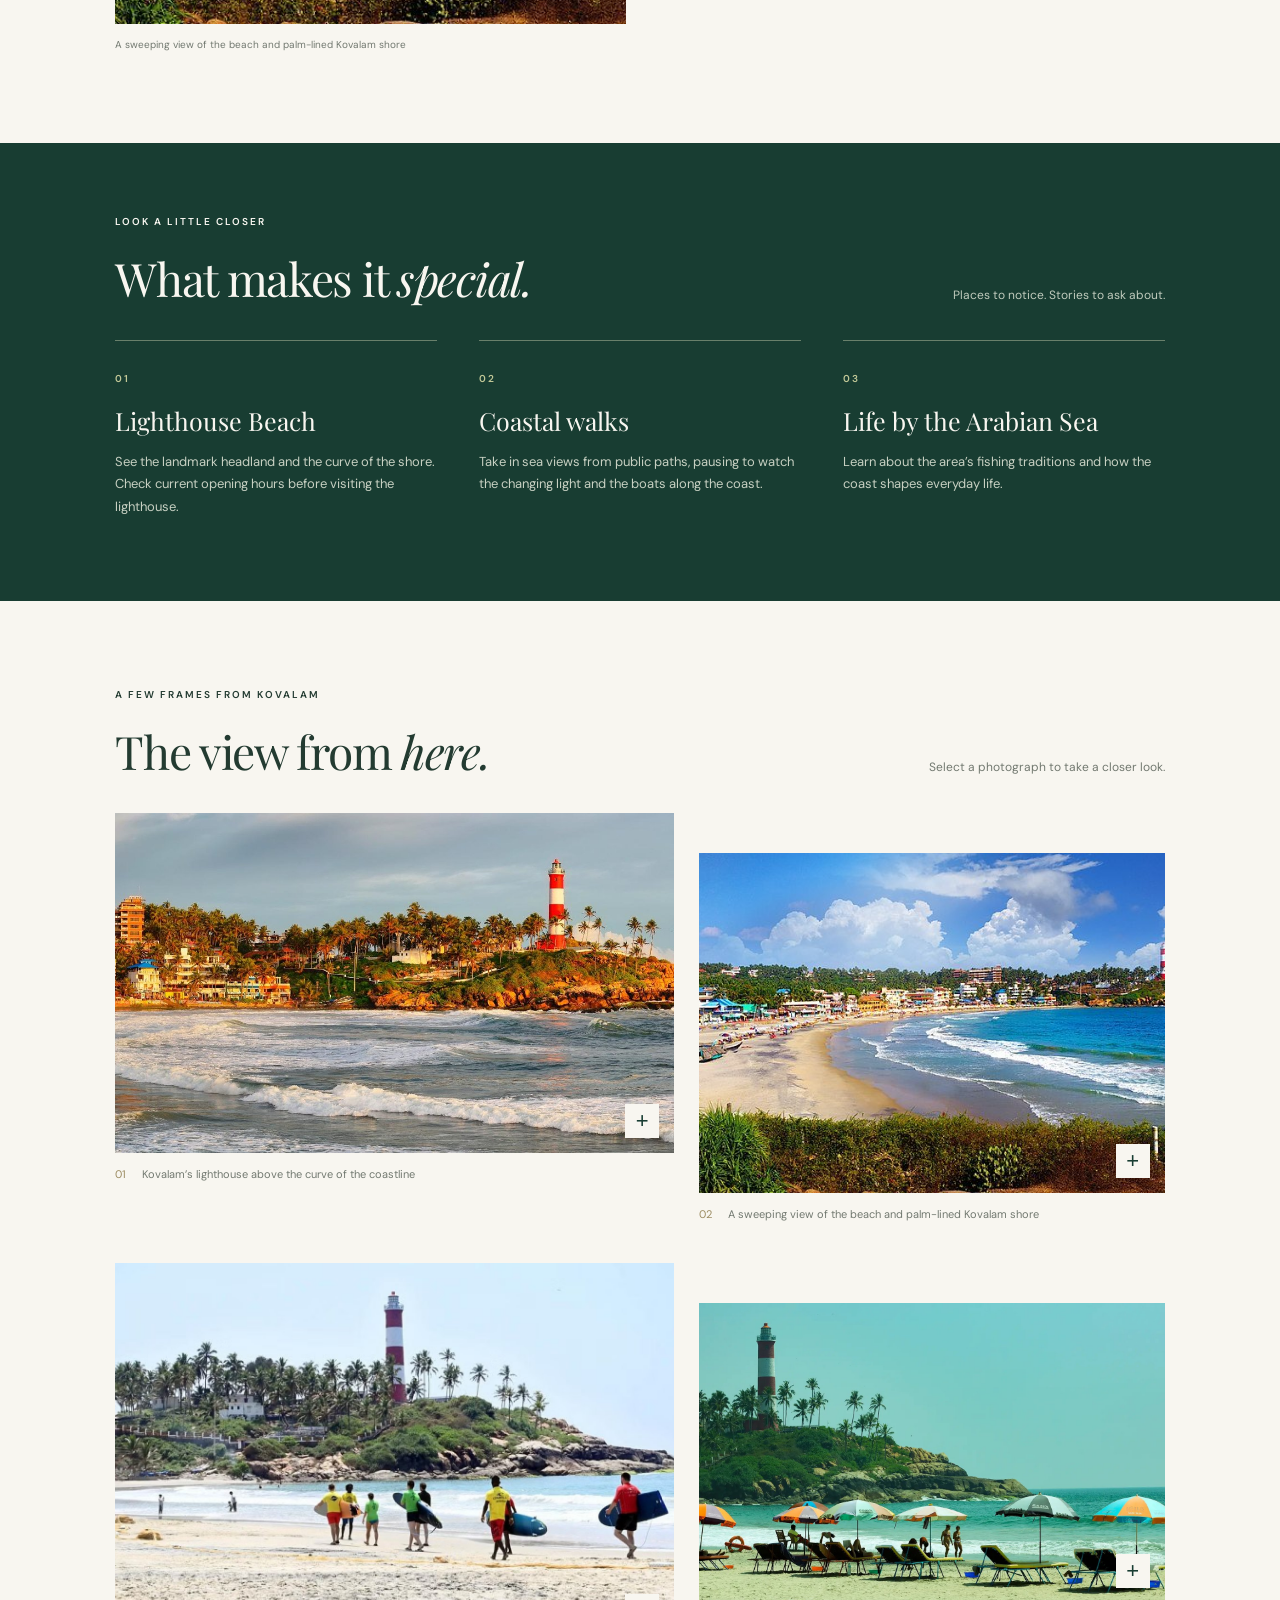
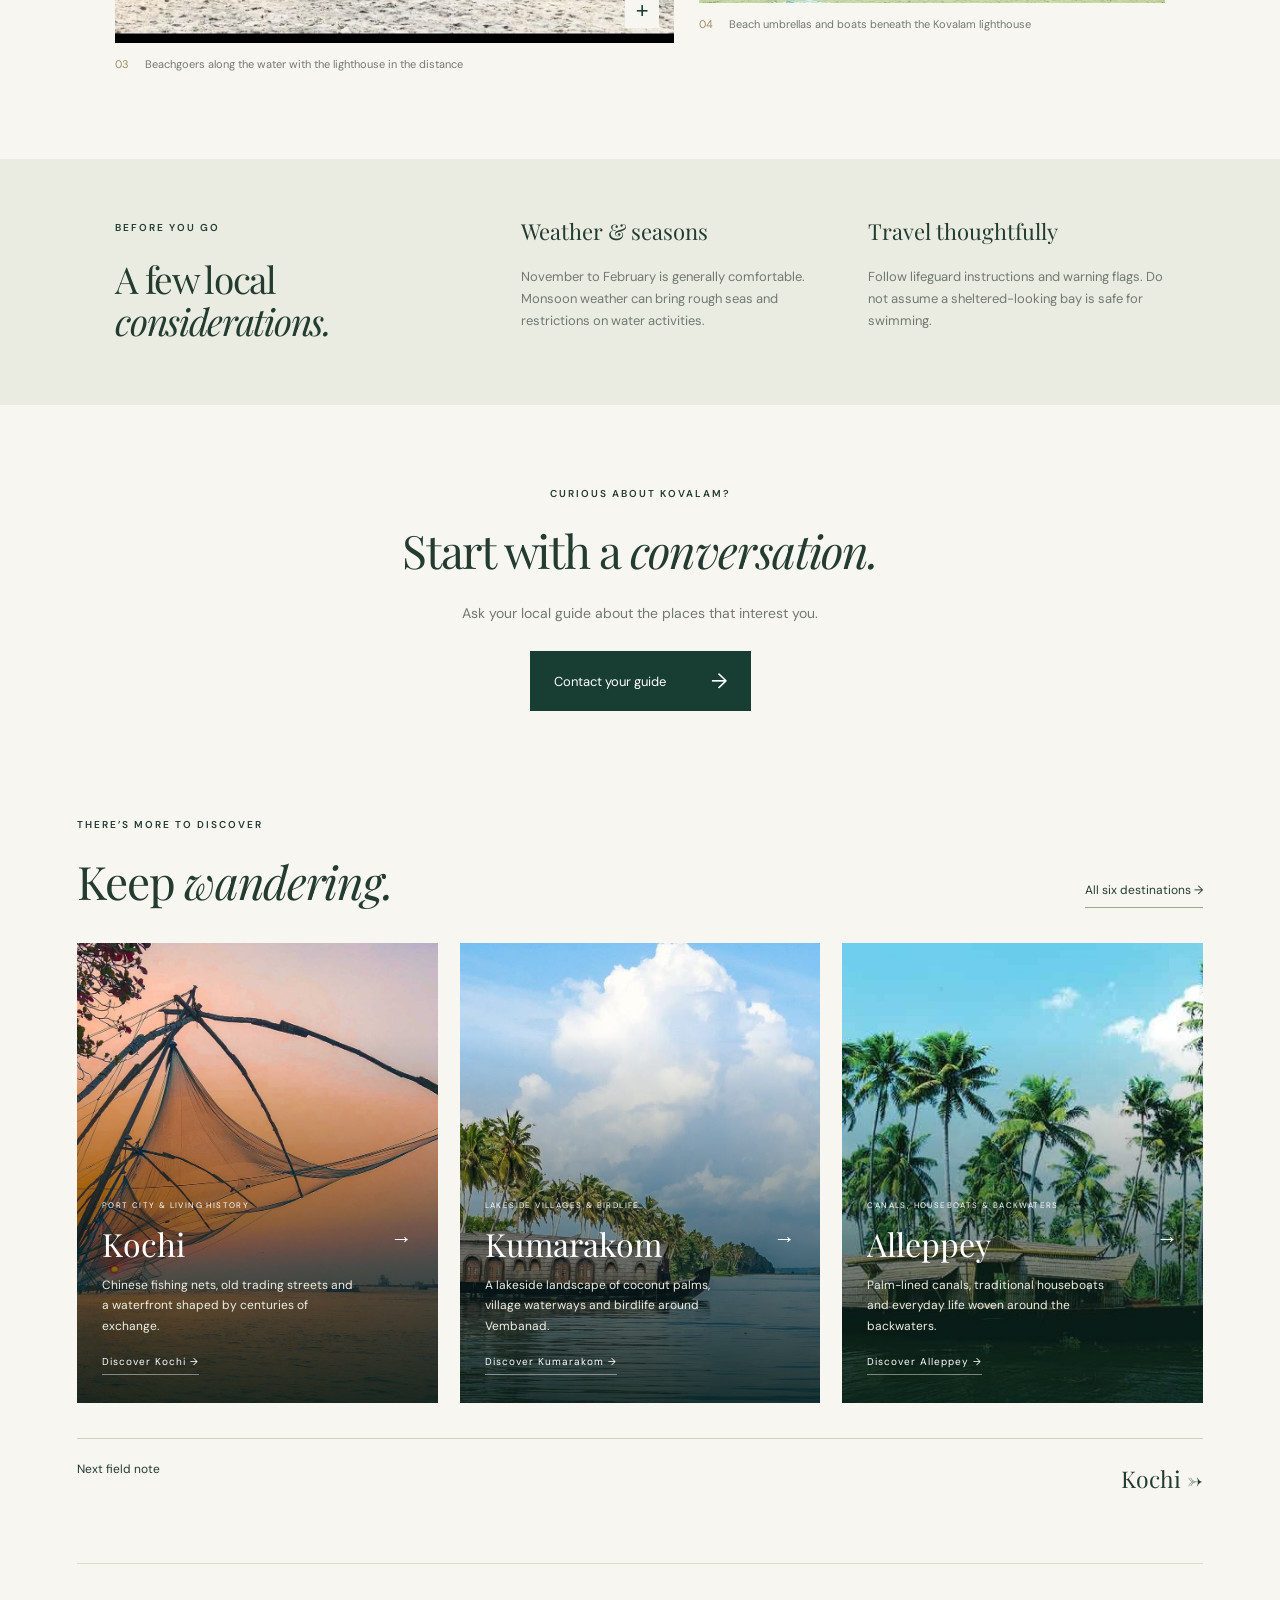
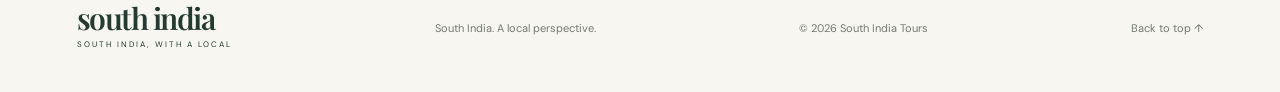
<file: destinations/kovalam.html>
<!doctype html>
<html lang="en"><head><meta charset="UTF-8"><meta name="viewport" content="width=device-width, initial-scale=1"><meta name="description" content="A lighthouse headland, crescent-shaped beaches and palm-lined views over the Arabian Sea. Discover Kovalam’s history, scenery and highlights with South India Tours."><title>Kovalam — Places & Stories | South India Tours</title><link rel="stylesheet" href="../style.css"></head>
<body class="destination-page"><header><a class="logo" href="../index.html">south india<span>SOUTH INDIA, WITH A LOCAL</span></a><nav aria-label="Main navigation"><a href="../index.html#destinations">All destinations</a><a href="../about.html">About me</a><a href="#gallery">Photo journal</a></nav><a class="nav-button" href="../index.html#contact">Say hello →</a></header><main>
<div class="breadcrumbs"><a href="../index.html">Home</a><span>/</span><a href="../index.html#destinations">Destinations</a><span>/</span><span aria-current="page">Kovalam</span></div>
<section class="place-hero"><img src="../assets/destinations/kovalam-1.jpg" alt="Kovalam’s lighthouse above the curve of the coastline" width="1600" height="613" fetchpriority="high" decoding="async"><div class="shade"></div><div class="place-hero-copy"><p class="eyebrow">KERALA FIELD NOTES · 06 / 06</p><h1>Kovalam</h1><p class="place-tagline">Follow the curve of the coast.</p><span class="place-label">LIGHTHOUSE, BEACHES &amp; SEA BREEZES</span></div><a href="#gallery" class="hero-gallery">See the photo journal ↓</a></section>
<section class="place-overview"><div><p class="eyebrow">THIRUVANANTHAPURAM COAST</p><h2>Get to know<br><em>Kovalam.</em></h2></div><div><p class="place-lead">A lighthouse headland, crescent-shaped beaches and palm-lined views over the Arabian Sea.</p><p>Kovalam’s coastline curves around rocky headlands into sheltered-looking bays. The red-and-white lighthouse rises above the palms, while fishing boats and beachside paths add colour along the shore. The sea changes from bright blue to silver as the light shifts.</p></div></section>
<section class="place-history"><figure><img src="../assets/destinations/kovalam-2.jpg" alt="A sweeping view of the beach and palm-lined Kovalam shore" width="800" height="400" loading="lazy" decoding="async"><figcaption>A sweeping view of the beach and palm-lined Kovalam shore</figcaption></figure><div><p class="eyebrow">THE STORIES BENEATH THE SCENERY</p><h2>A little <em>history.</em></h2><p>Kovalam was a coastal fishing settlement before it became widely known as a visitor destination during the twentieth century. Its growing reputation was linked to the Travancore royal family’s association with the area and, later, international travel. Fishing communities remain part of the coast’s living identity.</p><a class="text-link" href="https://en.wikipedia.org/wiki/Kovalam" target="_blank" rel="noopener noreferrer">More background on Kovalam →</a></div></section>
<section class="place-highlights"><div class="section-top"><div><p class="eyebrow">LOOK A LITTLE CLOSER</p><h2>What makes it <em>special.</em></h2></div><span class="muted">Places to notice. Stories to ask about.</span></div><div class="highlight-grid"><article><span class="eyebrow">01</span><h3>Lighthouse Beach</h3><p>See the landmark headland and the curve of the shore. Check current opening hours before visiting the lighthouse.</p></article><article><span class="eyebrow">02</span><h3>Coastal walks</h3><p>Take in sea views from public paths, pausing to watch the changing light and the boats along the coast.</p></article><article><span class="eyebrow">03</span><h3>Life by the Arabian Sea</h3><p>Learn about the area’s fishing traditions and how the coast shapes everyday life.</p></article></div></section>
<section class="place-gallery" id="gallery"><div class="section-top"><div><p class="eyebrow">A FEW FRAMES FROM KOVALAM</p><h2>The view from <em>here.</em></h2></div><span class="muted">Select a photograph to take a closer look.</span></div><div class="gallery-grid"><figure class="gallery-item"><button class="photo-open" type="button" data-photo="../assets/destinations/kovalam-1.jpg" data-caption="Kovalam’s lighthouse above the curve of the coastline" aria-label="Enlarge photograph: Kovalam’s lighthouse above the curve of the coastline"><img src="../assets/destinations/kovalam-1.jpg" alt="Kovalam’s lighthouse above the curve of the coastline" width="1600" height="613" loading="lazy" decoding="async"><span class="enlarge" aria-hidden="true">+</span></button><figcaption><span>01</span>Kovalam’s lighthouse above the curve of the coastline</figcaption></figure><figure class="gallery-item"><button class="photo-open" type="button" data-photo="../assets/destinations/kovalam-2.jpg" data-caption="A sweeping view of the beach and palm-lined Kovalam shore" aria-label="Enlarge photograph: A sweeping view of the beach and palm-lined Kovalam shore"><img src="../assets/destinations/kovalam-2.jpg" alt="A sweeping view of the beach and palm-lined Kovalam shore" width="800" height="400" loading="lazy" decoding="async"><span class="enlarge" aria-hidden="true">+</span></button><figcaption><span>02</span>A sweeping view of the beach and palm-lined Kovalam shore</figcaption></figure><figure class="gallery-item"><button class="photo-open" type="button" data-photo="../assets/destinations/kovalam-3.jpg" data-caption="Beachgoers along the water with the lighthouse in the distance" aria-label="Enlarge photograph: Beachgoers along the water with the lighthouse in the distance"><img src="../assets/destinations/kovalam-3.jpg" alt="Beachgoers along the water with the lighthouse in the distance" width="1200" height="800" loading="lazy" decoding="async"><span class="enlarge" aria-hidden="true">+</span></button><figcaption><span>03</span>Beachgoers along the water with the lighthouse in the distance</figcaption></figure><figure class="gallery-item"><button class="photo-open" type="button" data-photo="../assets/destinations/kovalam-4.jpg" data-caption="Beach umbrellas and boats beneath the Kovalam lighthouse" aria-label="Enlarge photograph: Beach umbrellas and boats beneath the Kovalam lighthouse"><img src="../assets/destinations/kovalam-4.jpg" alt="Beach umbrellas and boats beneath the Kovalam lighthouse" width="1600" height="900" loading="lazy" decoding="async"><span class="enlarge" aria-hidden="true">+</span></button><figcaption><span>04</span>Beach umbrellas and boats beneath the Kovalam lighthouse</figcaption></figure></div></section>
<section class="field-notes"><div><p class="eyebrow">BEFORE YOU GO</p><h2>A few local<br><em>considerations.</em></h2></div><article><h3>Weather & seasons</h3><p>November to February is generally comfortable. Monsoon weather can bring rough seas and restrictions on water activities.</p></article><article><h3>Travel thoughtfully</h3><p>Follow lifeguard instructions and warning flags. Do not assume a sheltered-looking bay is safe for swimming.</p></article></section>
<section class="place-contact"><p class="eyebrow">CURIOUS ABOUT KOVALAM?</p><h2>Start with a <em>conversation.</em></h2><p>Ask your local guide about the places that interest you.</p><a class="button" href="../index.html#contact">Contact your guide <span>→</span></a></section>
<section class="more-places"><div class="section-top"><div><p class="eyebrow">THERE’S MORE TO DISCOVER</p><h2>Keep <em>wandering.</em></h2></div><a class="text-link" href="../index.html#destinations">All six destinations →</a></div><div class="destination-grid"><a class="destination" href="../destinations/kochi.html"><img src="../assets/destinations/kochi-1.jpg" alt="Chinese fishing nets at sunset on the Kochi waterfront" width="1600" height="1067" loading="lazy" decoding="async"><div><small>PORT CITY &amp; LIVING HISTORY</small><h3>Kochi <span aria-hidden="true">→</span></h3><p>Chinese fishing nets, old trading streets and a waterfront shaped by centuries of exchange.</p><span class="card-link">Discover Kochi <span aria-hidden="true">→</span></span></div></a><a class="destination" href="../destinations/kumarakom.html"><img src="../assets/destinations/kumarakom-1.jpg" alt="Houseboat and coconut palms along the Kumarakom backwaters" width="1500" height="750" loading="lazy" decoding="async"><div><small>LAKESIDE VILLAGES &amp; BIRDLIFE</small><h3>Kumarakom <span aria-hidden="true">→</span></h3><p>A lakeside landscape of coconut palms, village waterways and birdlife around Vembanad.</p><span class="card-link">Discover Kumarakom <span aria-hidden="true">→</span></span></div></a><a class="destination" href="../destinations/alleppey.html"><img src="../assets/destinations/alleppey-1.jpg" alt="Houseboats and coconut palms beside the backwaters" width="800" height="504" loading="lazy" decoding="async"><div><small>CANALS, HOUSEBOATS &amp; BACKWATERS</small><h3>Alleppey <span aria-hidden="true">→</span></h3><p>Palm-lined canals, traditional houseboats and everyday life woven around the backwaters.</p><span class="card-link">Discover Alleppey <span aria-hidden="true">→</span></span></div></a></div><a class="next-place" href="kochi.html">Next field note <span>Kochi →</span></a></section>
</main><footer><a class="logo" href="../index.html">south india<span>SOUTH INDIA, WITH A LOCAL</span></a><p>South India. A local perspective.</p><span>© <span id="year"></span> South India Tours</span><a href="#">Back to top ↑</a></footer>
<dialog class="photo-dialog" aria-label="Expanded destination photograph"><button class="photo-close" type="button" aria-label="Close photograph">Close ×</button><img alt=""><p></p></dialog><script src="../app.js"></script></body></html>
</file>
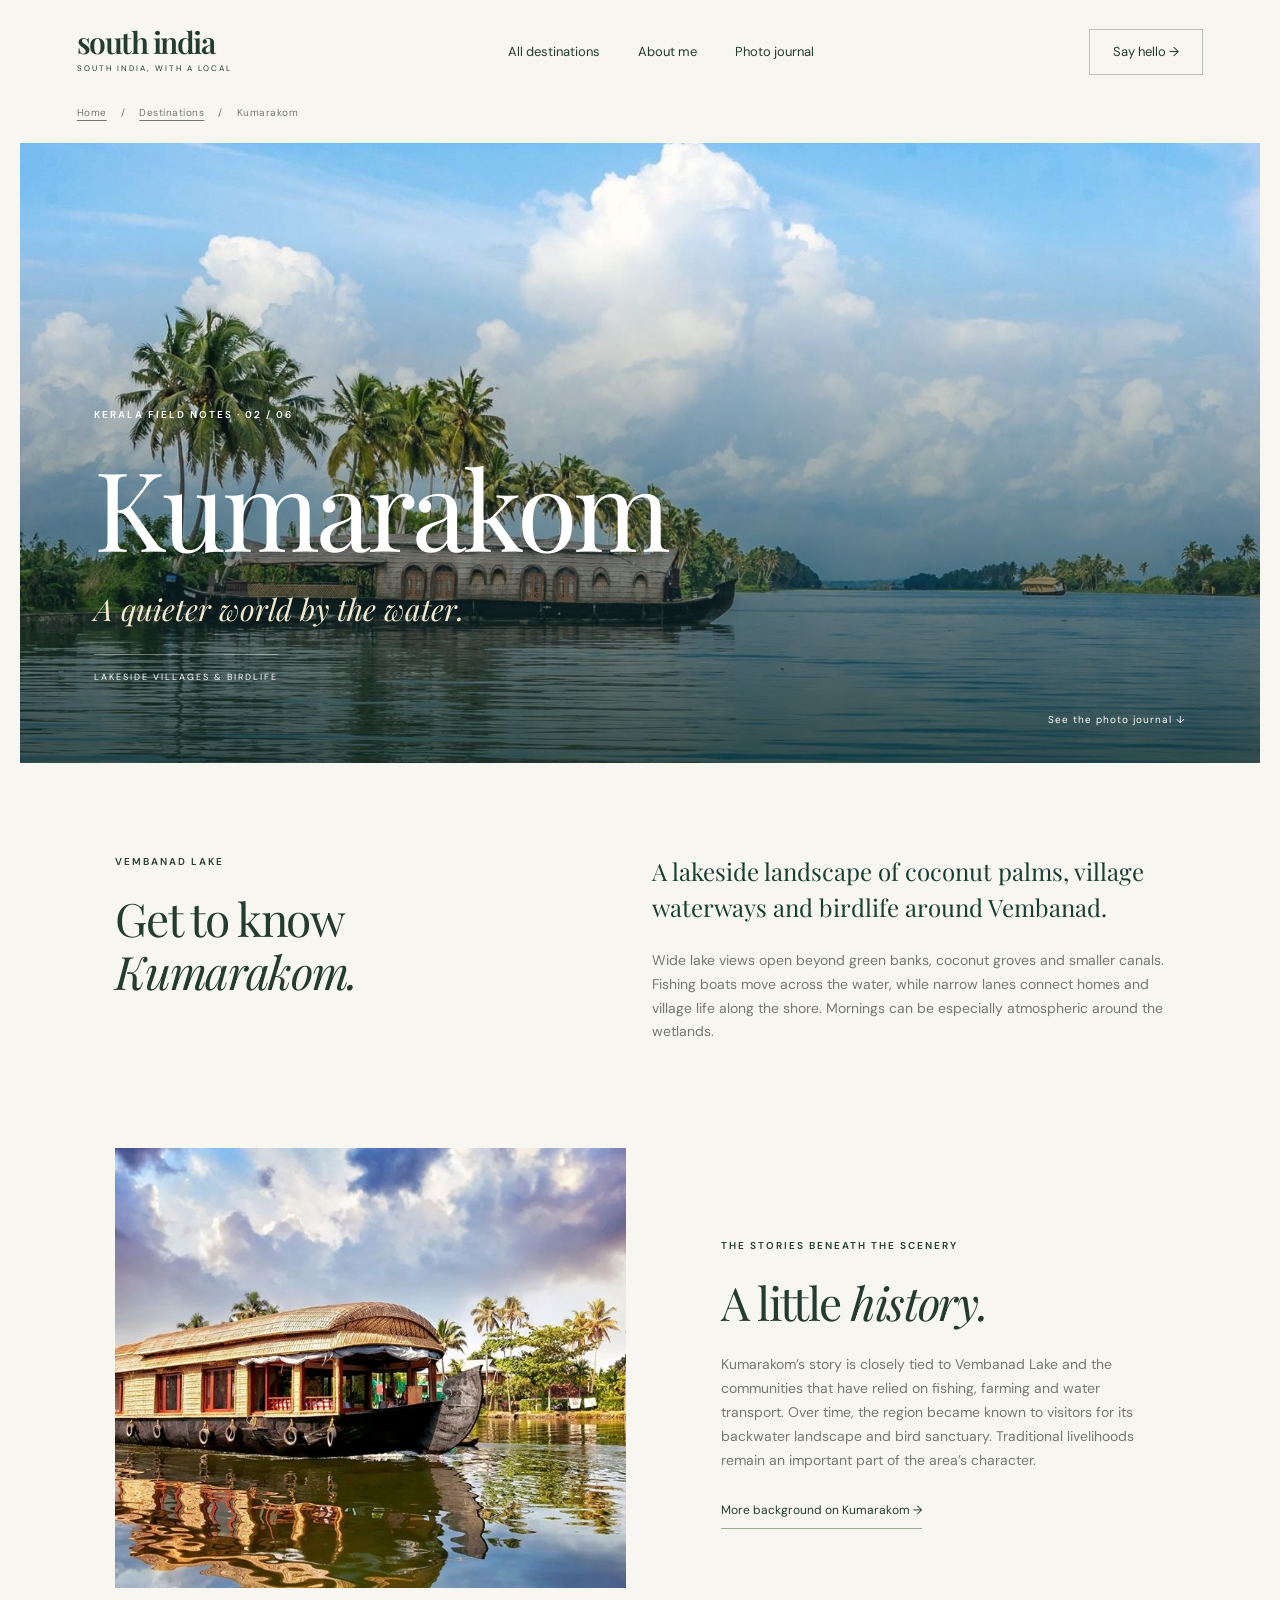
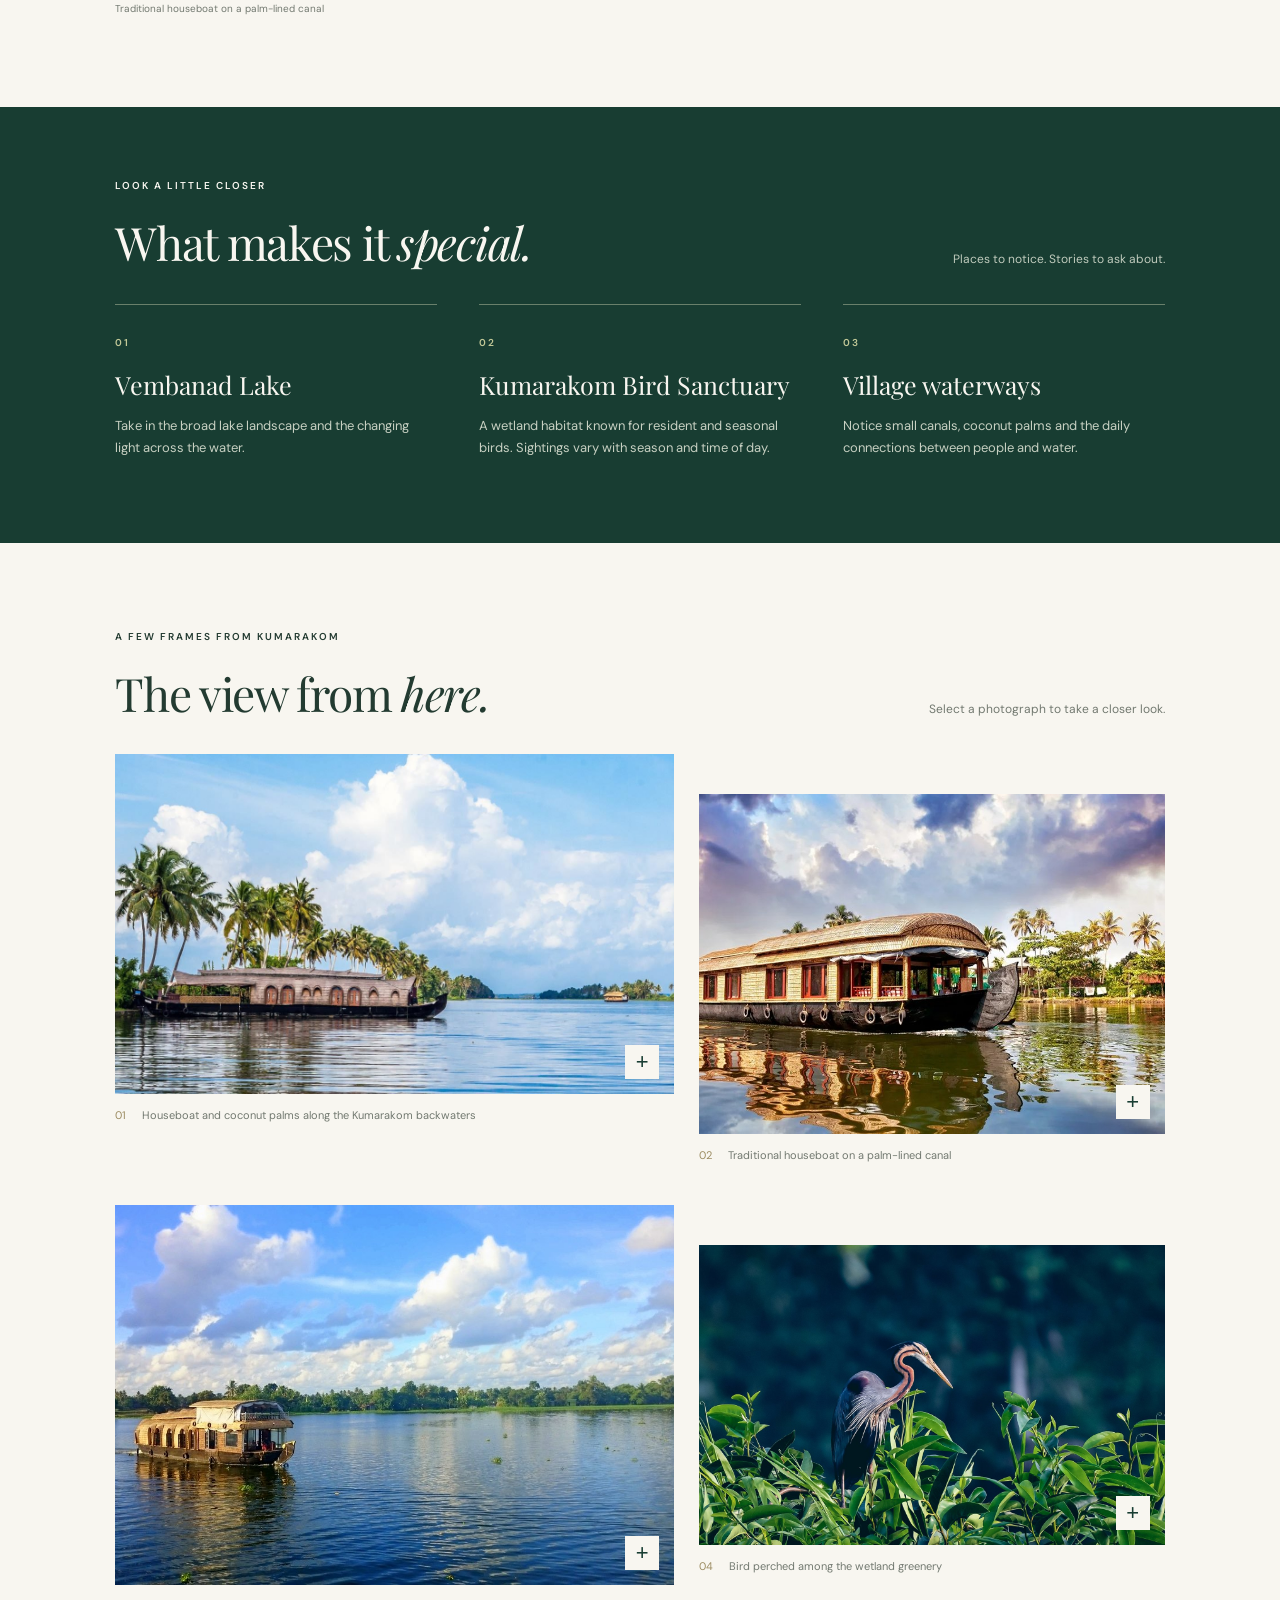
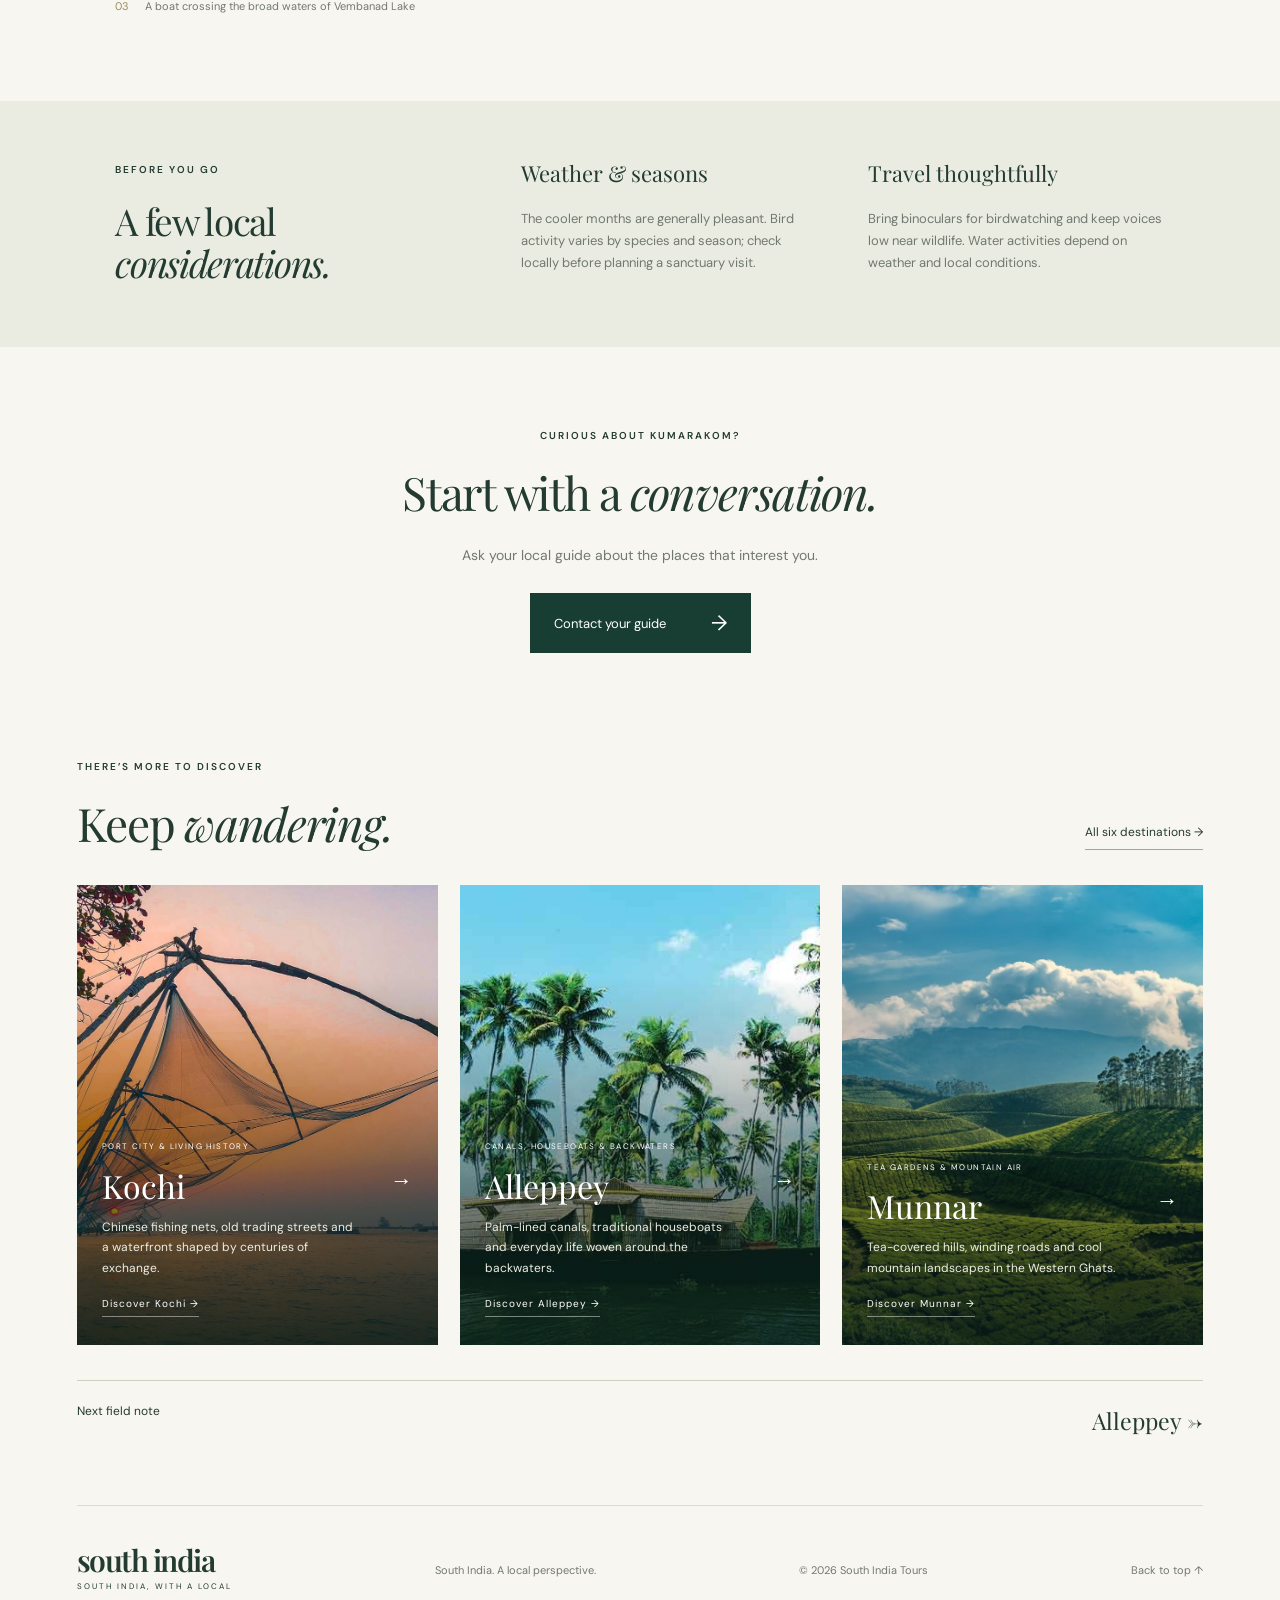
<file: destinations/kumarakom.html>
<!doctype html>
<html lang="en"><head><meta charset="UTF-8"><meta name="viewport" content="width=device-width, initial-scale=1"><meta name="description" content="A lakeside landscape of coconut palms, village waterways and birdlife around Vembanad. Discover Kumarakom’s history, scenery and highlights with South India Tours."><title>Kumarakom — Places & Stories | South India Tours</title><link rel="stylesheet" href="../style.css"></head>
<body class="destination-page"><header><a class="logo" href="../index.html">south india<span>SOUTH INDIA, WITH A LOCAL</span></a><nav aria-label="Main navigation"><a href="../index.html#destinations">All destinations</a><a href="../about.html">About me</a><a href="#gallery">Photo journal</a></nav><a class="nav-button" href="../index.html#contact">Say hello →</a></header><main>
<div class="breadcrumbs"><a href="../index.html">Home</a><span>/</span><a href="../index.html#destinations">Destinations</a><span>/</span><span aria-current="page">Kumarakom</span></div>
<section class="place-hero"><img src="../assets/destinations/kumarakom-1.jpg" alt="Houseboat and coconut palms along the Kumarakom backwaters" width="1500" height="750" fetchpriority="high" decoding="async"><div class="shade"></div><div class="place-hero-copy"><p class="eyebrow">KERALA FIELD NOTES · 02 / 06</p><h1>Kumarakom</h1><p class="place-tagline">A quieter world by the water.</p><span class="place-label">LAKESIDE VILLAGES &amp; BIRDLIFE</span></div><a href="#gallery" class="hero-gallery">See the photo journal ↓</a></section>
<section class="place-overview"><div><p class="eyebrow">VEMBANAD LAKE</p><h2>Get to know<br><em>Kumarakom.</em></h2></div><div><p class="place-lead">A lakeside landscape of coconut palms, village waterways and birdlife around Vembanad.</p><p>Wide lake views open beyond green banks, coconut groves and smaller canals. Fishing boats move across the water, while narrow lanes connect homes and village life along the shore. Mornings can be especially atmospheric around the wetlands.</p></div></section>
<section class="place-history"><figure><img src="../assets/destinations/kumarakom-2.jpg" alt="Traditional houseboat on a palm-lined canal" width="1000" height="600" loading="lazy" decoding="async"><figcaption>Traditional houseboat on a palm-lined canal</figcaption></figure><div><p class="eyebrow">THE STORIES BENEATH THE SCENERY</p><h2>A little <em>history.</em></h2><p>Kumarakom’s story is closely tied to Vembanad Lake and the communities that have relied on fishing, farming and water transport. Over time, the region became known to visitors for its backwater landscape and bird sanctuary. Traditional livelihoods remain an important part of the area’s character.</p><a class="text-link" href="https://en.wikipedia.org/wiki/Kumarakom" target="_blank" rel="noopener noreferrer">More background on Kumarakom →</a></div></section>
<section class="place-highlights"><div class="section-top"><div><p class="eyebrow">LOOK A LITTLE CLOSER</p><h2>What makes it <em>special.</em></h2></div><span class="muted">Places to notice. Stories to ask about.</span></div><div class="highlight-grid"><article><span class="eyebrow">01</span><h3>Vembanad Lake</h3><p>Take in the broad lake landscape and the changing light across the water.</p></article><article><span class="eyebrow">02</span><h3>Kumarakom Bird Sanctuary</h3><p>A wetland habitat known for resident and seasonal birds. Sightings vary with season and time of day.</p></article><article><span class="eyebrow">03</span><h3>Village waterways</h3><p>Notice small canals, coconut palms and the daily connections between people and water.</p></article></div></section>
<section class="place-gallery" id="gallery"><div class="section-top"><div><p class="eyebrow">A FEW FRAMES FROM KUMARAKOM</p><h2>The view from <em>here.</em></h2></div><span class="muted">Select a photograph to take a closer look.</span></div><div class="gallery-grid"><figure class="gallery-item"><button class="photo-open" type="button" data-photo="../assets/destinations/kumarakom-1.jpg" data-caption="Houseboat and coconut palms along the Kumarakom backwaters" aria-label="Enlarge photograph: Houseboat and coconut palms along the Kumarakom backwaters"><img src="../assets/destinations/kumarakom-1.jpg" alt="Houseboat and coconut palms along the Kumarakom backwaters" width="1500" height="750" loading="lazy" decoding="async"><span class="enlarge" aria-hidden="true">+</span></button><figcaption><span>01</span>Houseboat and coconut palms along the Kumarakom backwaters</figcaption></figure><figure class="gallery-item"><button class="photo-open" type="button" data-photo="../assets/destinations/kumarakom-2.jpg" data-caption="Traditional houseboat on a palm-lined canal" aria-label="Enlarge photograph: Traditional houseboat on a palm-lined canal"><img src="../assets/destinations/kumarakom-2.jpg" alt="Traditional houseboat on a palm-lined canal" width="1000" height="600" loading="lazy" decoding="async"><span class="enlarge" aria-hidden="true">+</span></button><figcaption><span>02</span>Traditional houseboat on a palm-lined canal</figcaption></figure><figure class="gallery-item"><button class="photo-open" type="button" data-photo="../assets/destinations/kumarakom-3.jpg" data-caption="A boat crossing the broad waters of Vembanad Lake" aria-label="Enlarge photograph: A boat crossing the broad waters of Vembanad Lake"><img src="../assets/destinations/kumarakom-3.jpg" alt="A boat crossing the broad waters of Vembanad Lake" width="1200" height="648" loading="lazy" decoding="async"><span class="enlarge" aria-hidden="true">+</span></button><figcaption><span>03</span>A boat crossing the broad waters of Vembanad Lake</figcaption></figure><figure class="gallery-item"><button class="photo-open" type="button" data-photo="../assets/destinations/kumarakom-4.jpg" data-caption="Bird perched among the wetland greenery" aria-label="Enlarge photograph: Bird perched among the wetland greenery"><img src="../assets/destinations/kumarakom-4.jpg" alt="Bird perched among the wetland greenery" width="1600" height="952" loading="lazy" decoding="async"><span class="enlarge" aria-hidden="true">+</span></button><figcaption><span>04</span>Bird perched among the wetland greenery</figcaption></figure></div></section>
<section class="field-notes"><div><p class="eyebrow">BEFORE YOU GO</p><h2>A few local<br><em>considerations.</em></h2></div><article><h3>Weather & seasons</h3><p>The cooler months are generally pleasant. Bird activity varies by species and season; check locally before planning a sanctuary visit.</p></article><article><h3>Travel thoughtfully</h3><p>Bring binoculars for birdwatching and keep voices low near wildlife. Water activities depend on weather and local conditions.</p></article></section>
<section class="place-contact"><p class="eyebrow">CURIOUS ABOUT KUMARAKOM?</p><h2>Start with a <em>conversation.</em></h2><p>Ask your local guide about the places that interest you.</p><a class="button" href="../index.html#contact">Contact your guide <span>→</span></a></section>
<section class="more-places"><div class="section-top"><div><p class="eyebrow">THERE’S MORE TO DISCOVER</p><h2>Keep <em>wandering.</em></h2></div><a class="text-link" href="../index.html#destinations">All six destinations →</a></div><div class="destination-grid"><a class="destination" href="../destinations/kochi.html"><img src="../assets/destinations/kochi-1.jpg" alt="Chinese fishing nets at sunset on the Kochi waterfront" width="1600" height="1067" loading="lazy" decoding="async"><div><small>PORT CITY &amp; LIVING HISTORY</small><h3>Kochi <span aria-hidden="true">→</span></h3><p>Chinese fishing nets, old trading streets and a waterfront shaped by centuries of exchange.</p><span class="card-link">Discover Kochi <span aria-hidden="true">→</span></span></div></a><a class="destination" href="../destinations/alleppey.html"><img src="../assets/destinations/alleppey-1.jpg" alt="Houseboats and coconut palms beside the backwaters" width="800" height="504" loading="lazy" decoding="async"><div><small>CANALS, HOUSEBOATS &amp; BACKWATERS</small><h3>Alleppey <span aria-hidden="true">→</span></h3><p>Palm-lined canals, traditional houseboats and everyday life woven around the backwaters.</p><span class="card-link">Discover Alleppey <span aria-hidden="true">→</span></span></div></a><a class="destination" href="../destinations/munnar.html"><img src="../assets/destinations/munnar-1.jpg" alt="Tea-covered hills beneath a cloud-filled mountain sky" width="1600" height="944" loading="lazy" decoding="async"><div><small>TEA GARDENS &amp; MOUNTAIN AIR</small><h3>Munnar <span aria-hidden="true">→</span></h3><p>Tea-covered hills, winding roads and cool mountain landscapes in the Western Ghats.</p><span class="card-link">Discover Munnar <span aria-hidden="true">→</span></span></div></a></div><a class="next-place" href="alleppey.html">Next field note <span>Alleppey →</span></a></section>
</main><footer><a class="logo" href="../index.html">south india<span>SOUTH INDIA, WITH A LOCAL</span></a><p>South India. A local perspective.</p><span>© <span id="year"></span> South India Tours</span><a href="#">Back to top ↑</a></footer>
<dialog class="photo-dialog" aria-label="Expanded destination photograph"><button class="photo-close" type="button" aria-label="Close photograph">Close ×</button><img alt=""><p></p></dialog><script src="../app.js"></script></body></html>
</file>
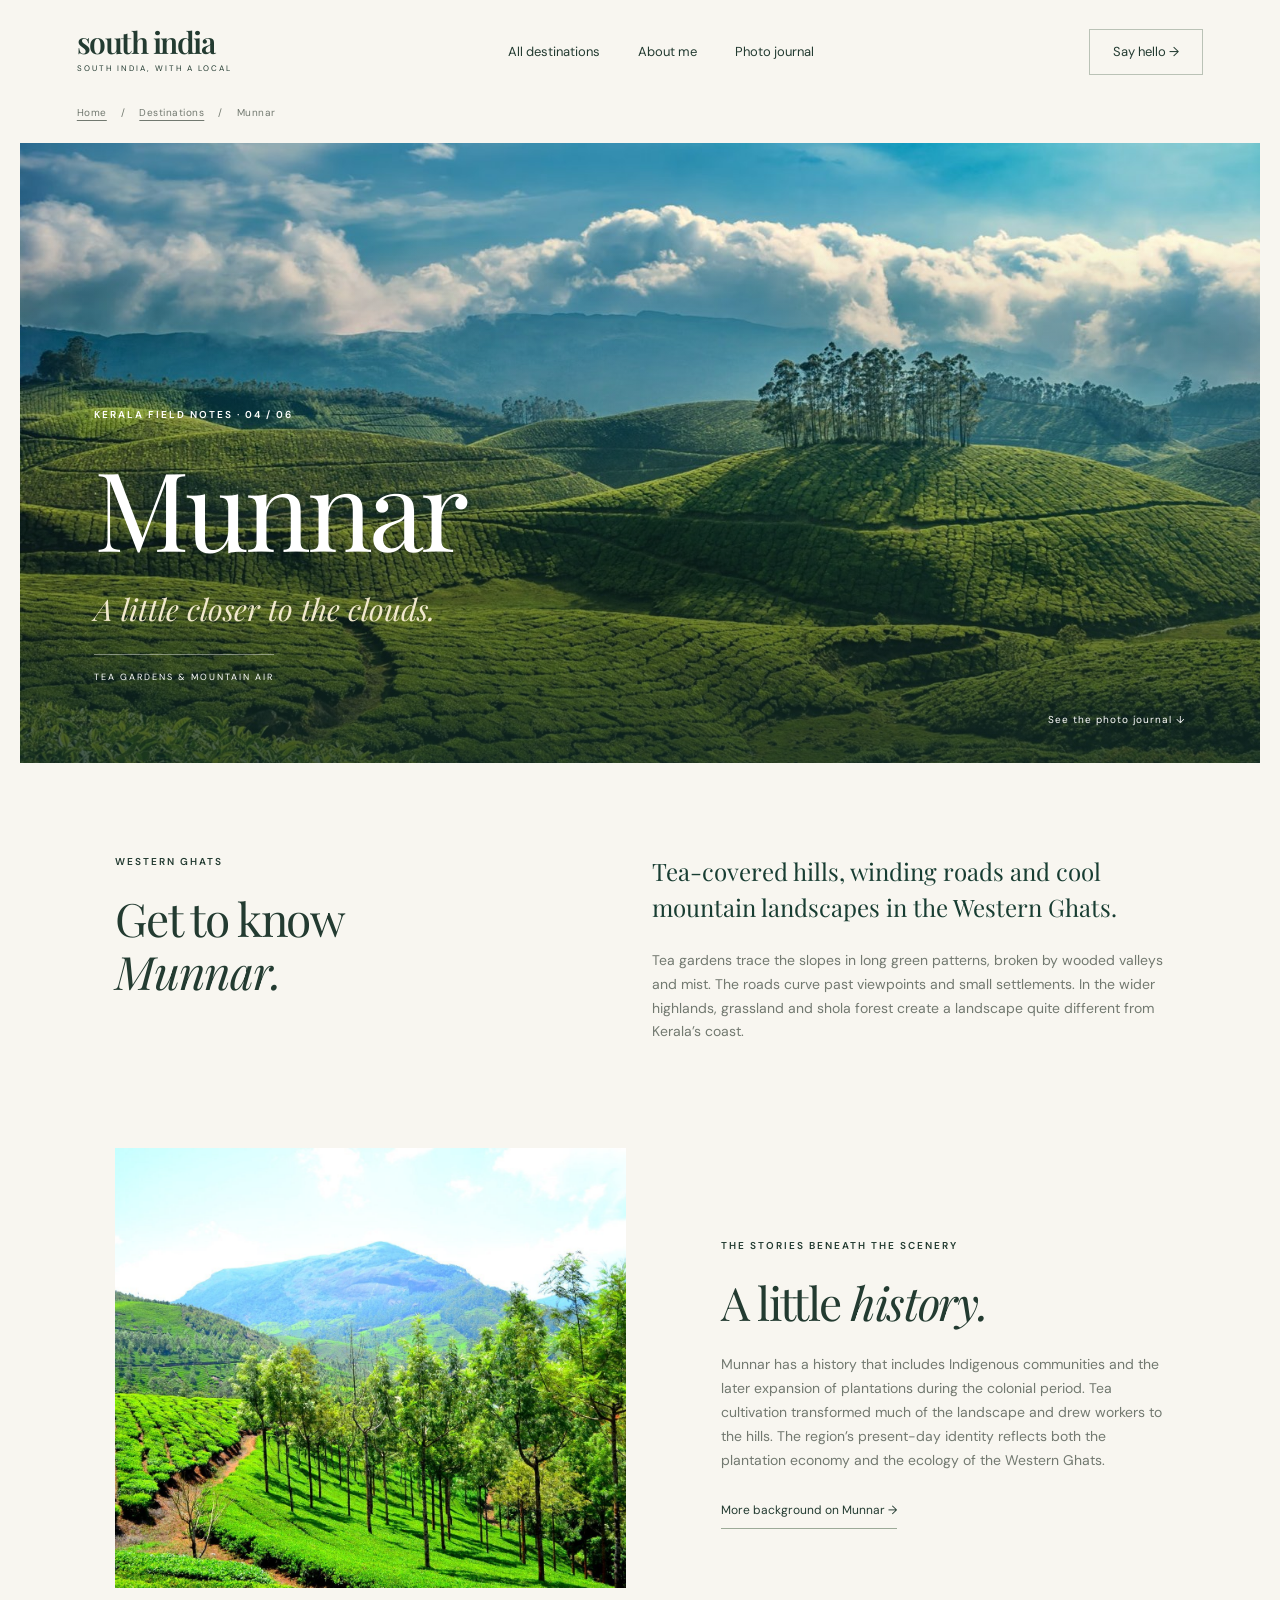
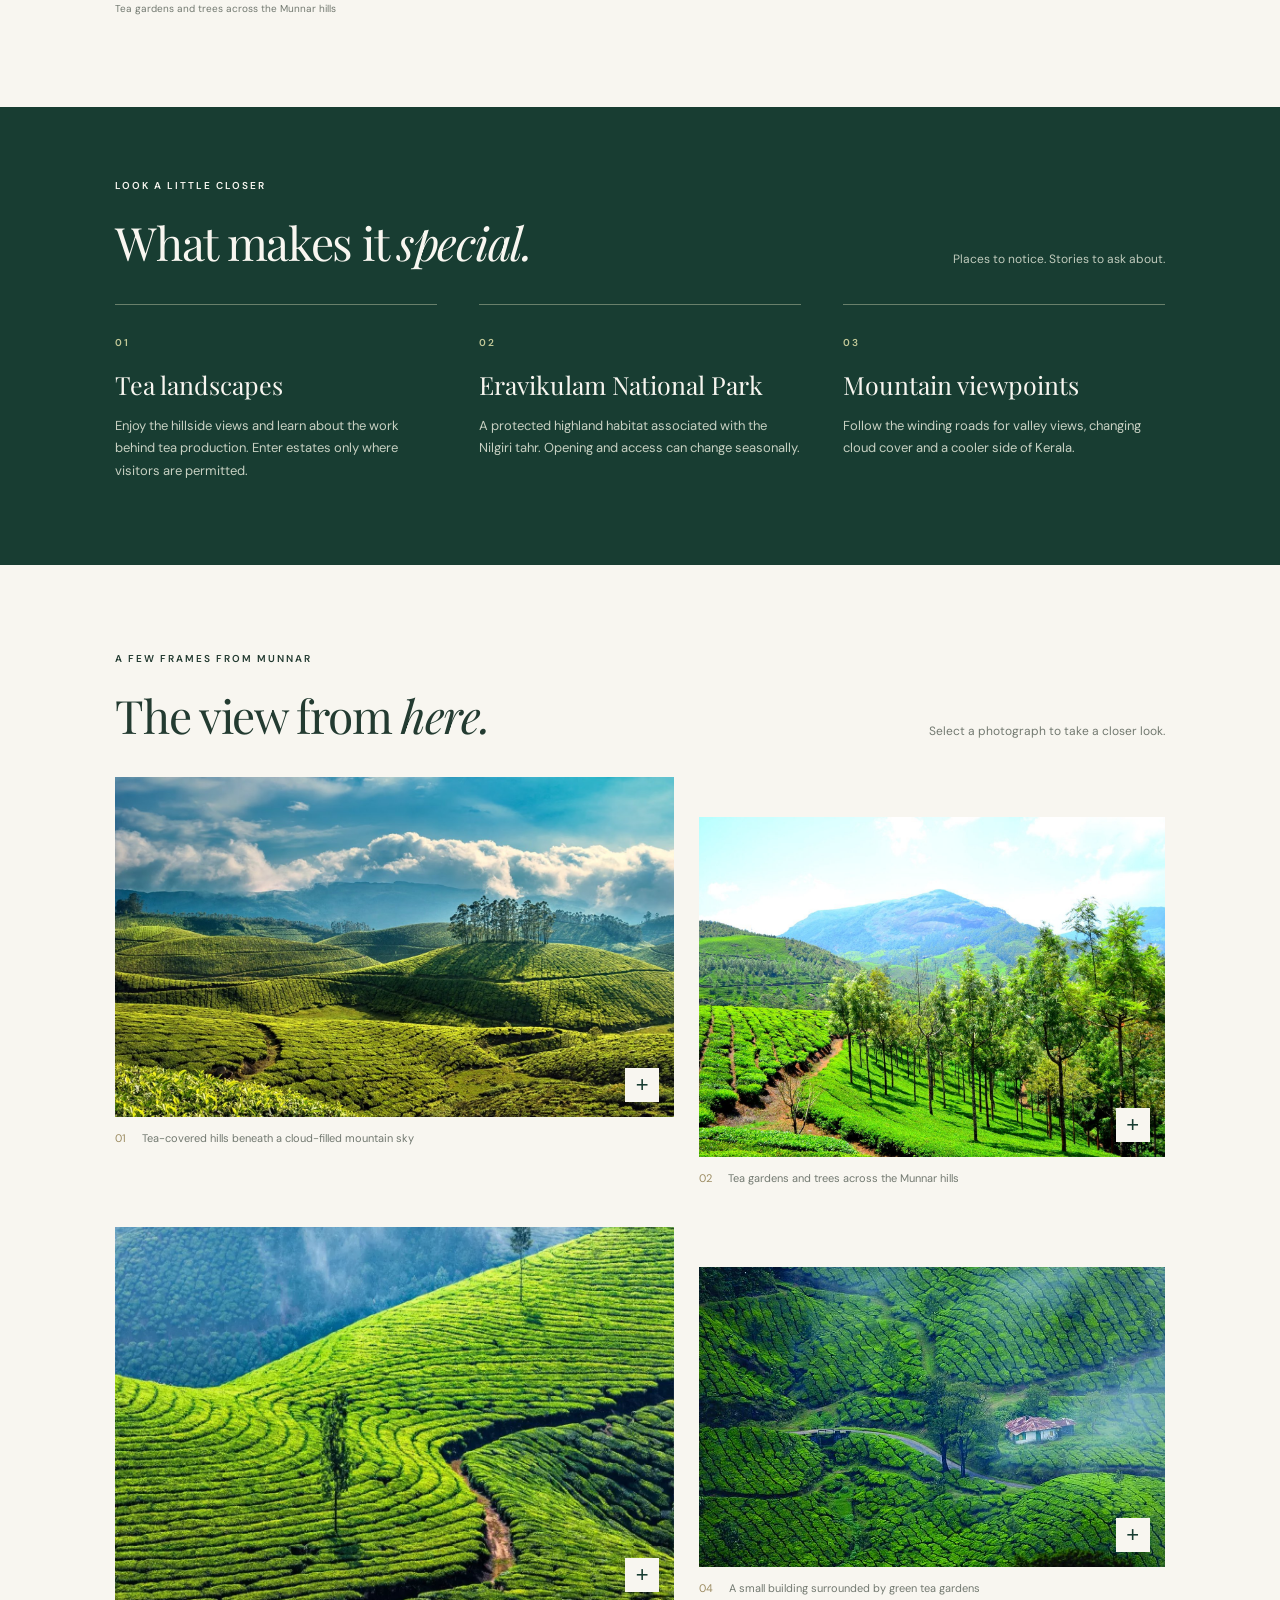
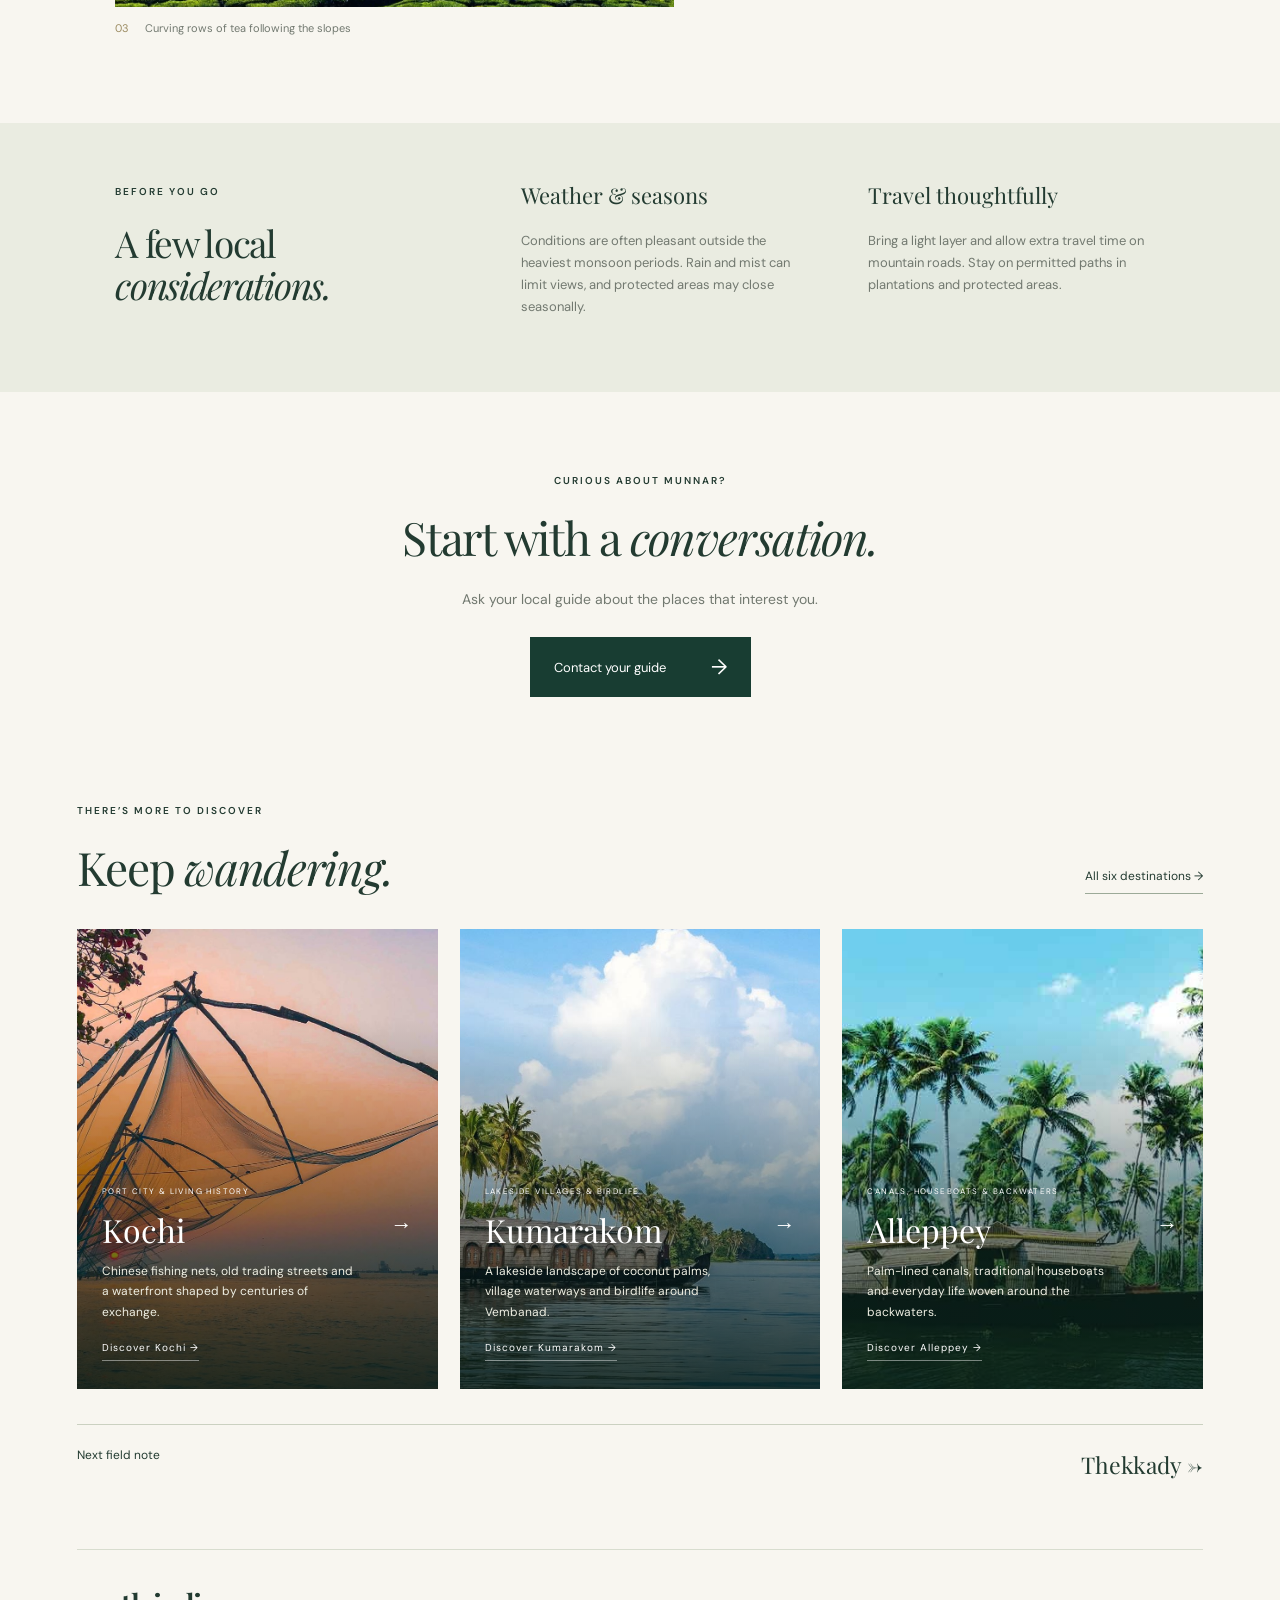
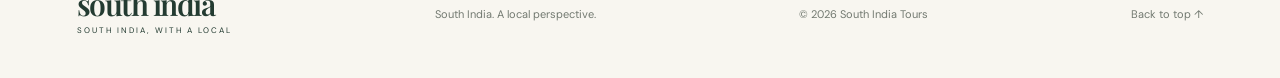
<file: destinations/munnar.html>
<!doctype html>
<html lang="en"><head><meta charset="UTF-8"><meta name="viewport" content="width=device-width, initial-scale=1"><meta name="description" content="Tea-covered hills, winding roads and cool mountain landscapes in the Western Ghats. Discover Munnar’s history, scenery and highlights with South India Tours."><title>Munnar — Places & Stories | South India Tours</title><link rel="stylesheet" href="../style.css"></head>
<body class="destination-page"><header><a class="logo" href="../index.html">south india<span>SOUTH INDIA, WITH A LOCAL</span></a><nav aria-label="Main navigation"><a href="../index.html#destinations">All destinations</a><a href="../about.html">About me</a><a href="#gallery">Photo journal</a></nav><a class="nav-button" href="../index.html#contact">Say hello →</a></header><main>
<div class="breadcrumbs"><a href="../index.html">Home</a><span>/</span><a href="../index.html#destinations">Destinations</a><span>/</span><span aria-current="page">Munnar</span></div>
<section class="place-hero"><img src="../assets/destinations/munnar-1.jpg" alt="Tea-covered hills beneath a cloud-filled mountain sky" width="1600" height="944" fetchpriority="high" decoding="async"><div class="shade"></div><div class="place-hero-copy"><p class="eyebrow">KERALA FIELD NOTES · 04 / 06</p><h1>Munnar</h1><p class="place-tagline">A little closer to the clouds.</p><span class="place-label">TEA GARDENS &amp; MOUNTAIN AIR</span></div><a href="#gallery" class="hero-gallery">See the photo journal ↓</a></section>
<section class="place-overview"><div><p class="eyebrow">WESTERN GHATS</p><h2>Get to know<br><em>Munnar.</em></h2></div><div><p class="place-lead">Tea-covered hills, winding roads and cool mountain landscapes in the Western Ghats.</p><p>Tea gardens trace the slopes in long green patterns, broken by wooded valleys and mist. The roads curve past viewpoints and small settlements. In the wider highlands, grassland and shola forest create a landscape quite different from Kerala’s coast.</p></div></section>
<section class="place-history"><figure><img src="../assets/destinations/munnar-2.jpg" alt="Tea gardens and trees across the Munnar hills" width="1600" height="1060" loading="lazy" decoding="async"><figcaption>Tea gardens and trees across the Munnar hills</figcaption></figure><div><p class="eyebrow">THE STORIES BENEATH THE SCENERY</p><h2>A little <em>history.</em></h2><p>Munnar has a history that includes Indigenous communities and the later expansion of plantations during the colonial period. Tea cultivation transformed much of the landscape and drew workers to the hills. The region’s present-day identity reflects both the plantation economy and the ecology of the Western Ghats.</p><a class="text-link" href="https://en.wikipedia.org/wiki/Munnar" target="_blank" rel="noopener noreferrer">More background on Munnar →</a></div></section>
<section class="place-highlights"><div class="section-top"><div><p class="eyebrow">LOOK A LITTLE CLOSER</p><h2>What makes it <em>special.</em></h2></div><span class="muted">Places to notice. Stories to ask about.</span></div><div class="highlight-grid"><article><span class="eyebrow">01</span><h3>Tea landscapes</h3><p>Enjoy the hillside views and learn about the work behind tea production. Enter estates only where visitors are permitted.</p></article><article><span class="eyebrow">02</span><h3>Eravikulam National Park</h3><p>A protected highland habitat associated with the Nilgiri tahr. Opening and access can change seasonally.</p></article><article><span class="eyebrow">03</span><h3>Mountain viewpoints</h3><p>Follow the winding roads for valley views, changing cloud cover and a cooler side of Kerala.</p></article></div></section>
<section class="place-gallery" id="gallery"><div class="section-top"><div><p class="eyebrow">A FEW FRAMES FROM MUNNAR</p><h2>The view from <em>here.</em></h2></div><span class="muted">Select a photograph to take a closer look.</span></div><div class="gallery-grid"><figure class="gallery-item"><button class="photo-open" type="button" data-photo="../assets/destinations/munnar-1.jpg" data-caption="Tea-covered hills beneath a cloud-filled mountain sky" aria-label="Enlarge photograph: Tea-covered hills beneath a cloud-filled mountain sky"><img src="../assets/destinations/munnar-1.jpg" alt="Tea-covered hills beneath a cloud-filled mountain sky" width="1600" height="944" loading="lazy" decoding="async"><span class="enlarge" aria-hidden="true">+</span></button><figcaption><span>01</span>Tea-covered hills beneath a cloud-filled mountain sky</figcaption></figure><figure class="gallery-item"><button class="photo-open" type="button" data-photo="../assets/destinations/munnar-2.jpg" data-caption="Tea gardens and trees across the Munnar hills" aria-label="Enlarge photograph: Tea gardens and trees across the Munnar hills"><img src="../assets/destinations/munnar-2.jpg" alt="Tea gardens and trees across the Munnar hills" width="1600" height="1060" loading="lazy" decoding="async"><span class="enlarge" aria-hidden="true">+</span></button><figcaption><span>02</span>Tea gardens and trees across the Munnar hills</figcaption></figure><figure class="gallery-item"><button class="photo-open" type="button" data-photo="../assets/destinations/munnar-3.jpg" data-caption="Curving rows of tea following the slopes" aria-label="Enlarge photograph: Curving rows of tea following the slopes"><img src="../assets/destinations/munnar-3.jpg" alt="Curving rows of tea following the slopes" width="1200" height="900" loading="lazy" decoding="async"><span class="enlarge" aria-hidden="true">+</span></button><figcaption><span>03</span>Curving rows of tea following the slopes</figcaption></figure><figure class="gallery-item"><button class="photo-open" type="button" data-photo="../assets/destinations/munnar-4.jpg" data-caption="A small building surrounded by green tea gardens" aria-label="Enlarge photograph: A small building surrounded by green tea gardens"><img src="../assets/destinations/munnar-4.jpg" alt="A small building surrounded by green tea gardens" width="910" height="607" loading="lazy" decoding="async"><span class="enlarge" aria-hidden="true">+</span></button><figcaption><span>04</span>A small building surrounded by green tea gardens</figcaption></figure></div></section>
<section class="field-notes"><div><p class="eyebrow">BEFORE YOU GO</p><h2>A few local<br><em>considerations.</em></h2></div><article><h3>Weather & seasons</h3><p>Conditions are often pleasant outside the heaviest monsoon periods. Rain and mist can limit views, and protected areas may close seasonally.</p></article><article><h3>Travel thoughtfully</h3><p>Bring a light layer and allow extra travel time on mountain roads. Stay on permitted paths in plantations and protected areas.</p></article></section>
<section class="place-contact"><p class="eyebrow">CURIOUS ABOUT MUNNAR?</p><h2>Start with a <em>conversation.</em></h2><p>Ask your local guide about the places that interest you.</p><a class="button" href="../index.html#contact">Contact your guide <span>→</span></a></section>
<section class="more-places"><div class="section-top"><div><p class="eyebrow">THERE’S MORE TO DISCOVER</p><h2>Keep <em>wandering.</em></h2></div><a class="text-link" href="../index.html#destinations">All six destinations →</a></div><div class="destination-grid"><a class="destination" href="../destinations/kochi.html"><img src="../assets/destinations/kochi-1.jpg" alt="Chinese fishing nets at sunset on the Kochi waterfront" width="1600" height="1067" loading="lazy" decoding="async"><div><small>PORT CITY &amp; LIVING HISTORY</small><h3>Kochi <span aria-hidden="true">→</span></h3><p>Chinese fishing nets, old trading streets and a waterfront shaped by centuries of exchange.</p><span class="card-link">Discover Kochi <span aria-hidden="true">→</span></span></div></a><a class="destination" href="../destinations/kumarakom.html"><img src="../assets/destinations/kumarakom-1.jpg" alt="Houseboat and coconut palms along the Kumarakom backwaters" width="1500" height="750" loading="lazy" decoding="async"><div><small>LAKESIDE VILLAGES &amp; BIRDLIFE</small><h3>Kumarakom <span aria-hidden="true">→</span></h3><p>A lakeside landscape of coconut palms, village waterways and birdlife around Vembanad.</p><span class="card-link">Discover Kumarakom <span aria-hidden="true">→</span></span></div></a><a class="destination" href="../destinations/alleppey.html"><img src="../assets/destinations/alleppey-1.jpg" alt="Houseboats and coconut palms beside the backwaters" width="800" height="504" loading="lazy" decoding="async"><div><small>CANALS, HOUSEBOATS &amp; BACKWATERS</small><h3>Alleppey <span aria-hidden="true">→</span></h3><p>Palm-lined canals, traditional houseboats and everyday life woven around the backwaters.</p><span class="card-link">Discover Alleppey <span aria-hidden="true">→</span></span></div></a></div><a class="next-place" href="thekkady.html">Next field note <span>Thekkady →</span></a></section>
</main><footer><a class="logo" href="../index.html">south india<span>SOUTH INDIA, WITH A LOCAL</span></a><p>South India. A local perspective.</p><span>© <span id="year"></span> South India Tours</span><a href="#">Back to top ↑</a></footer>
<dialog class="photo-dialog" aria-label="Expanded destination photograph"><button class="photo-close" type="button" aria-label="Close photograph">Close ×</button><img alt=""><p></p></dialog><script src="../app.js"></script></body></html>
</file>
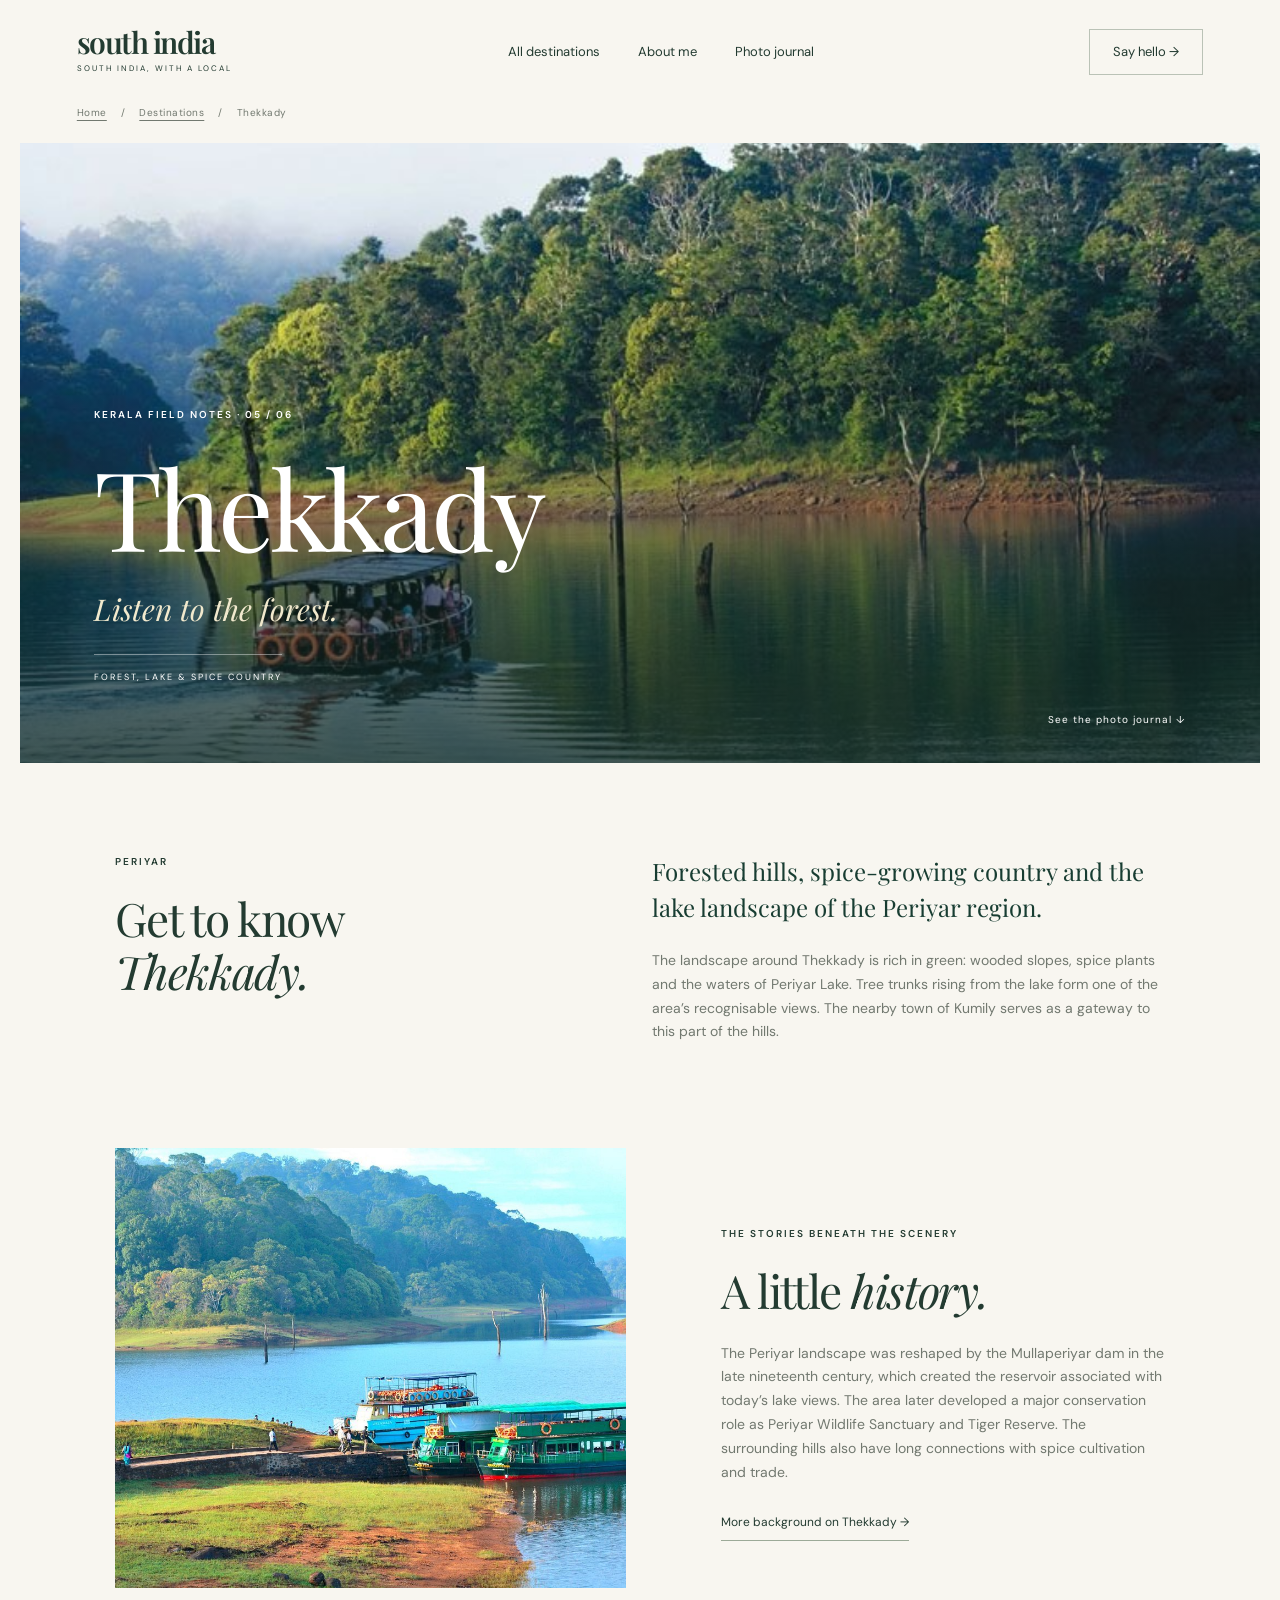
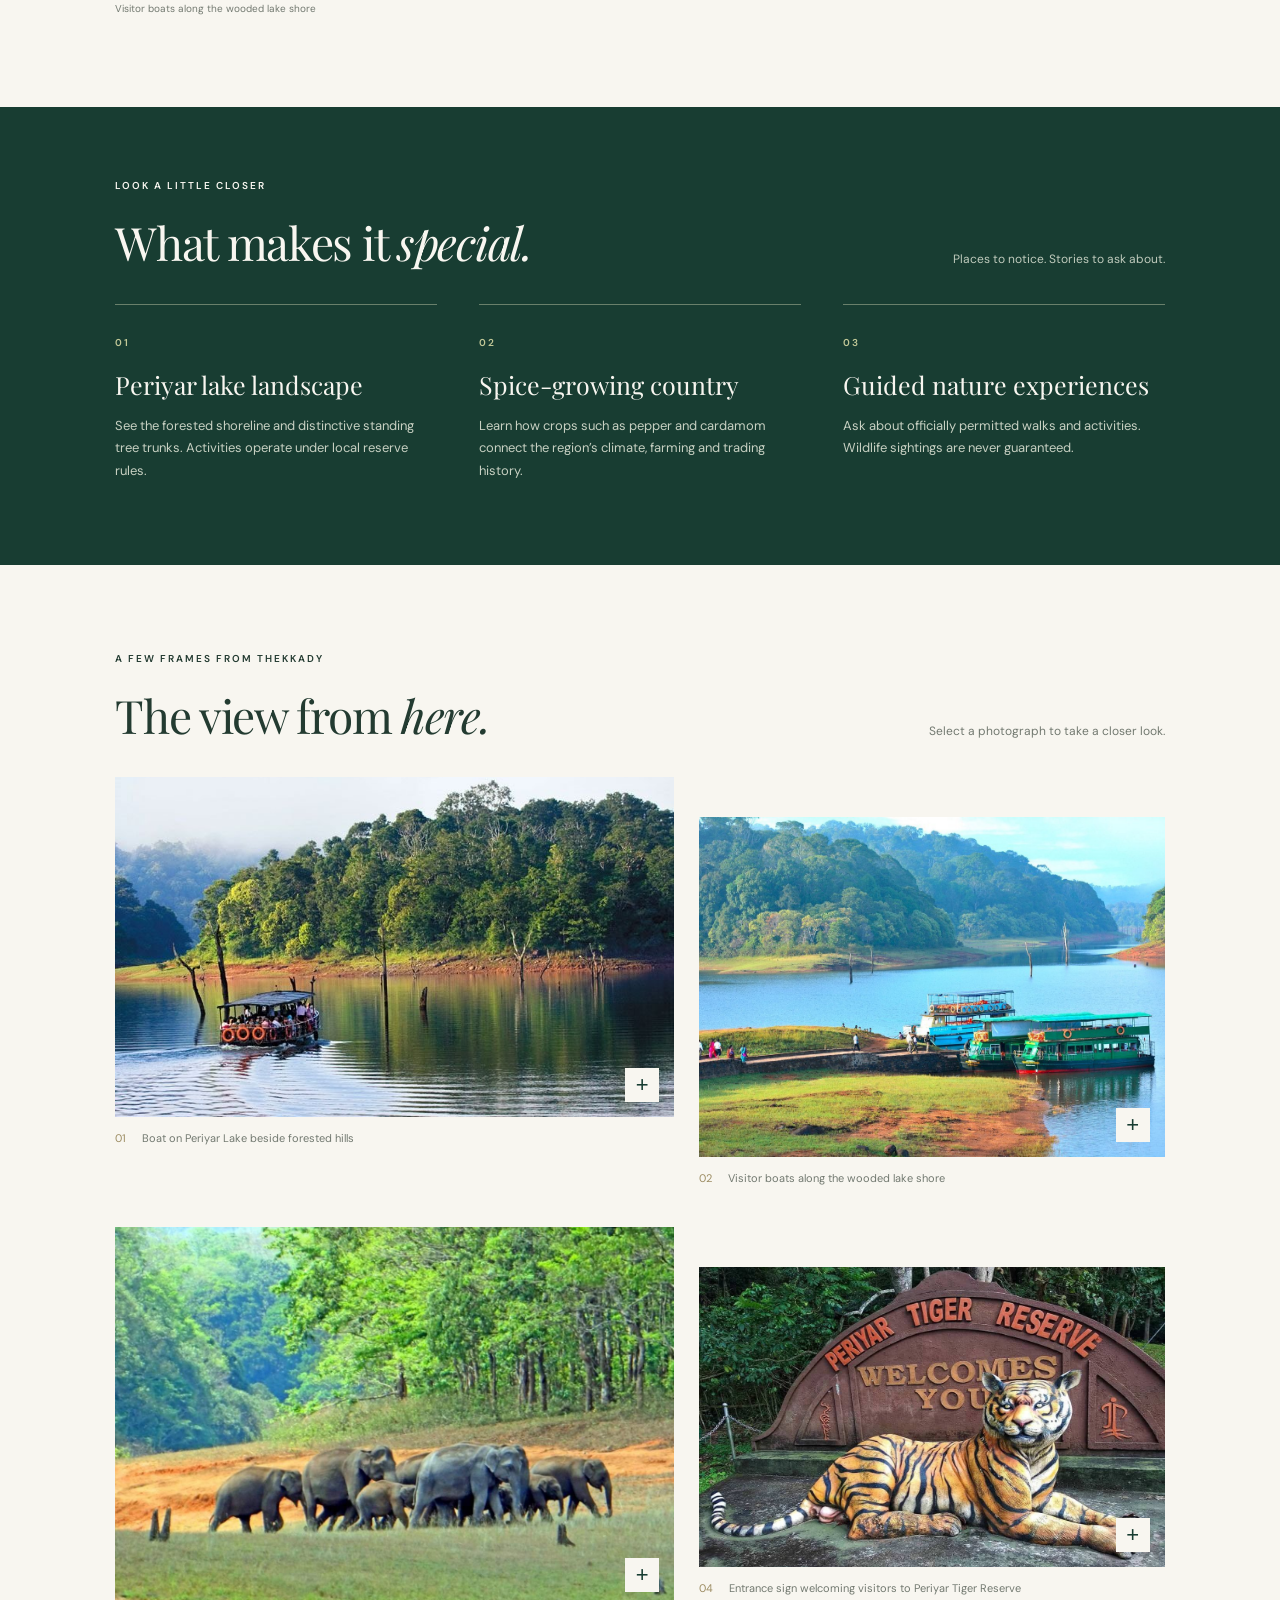
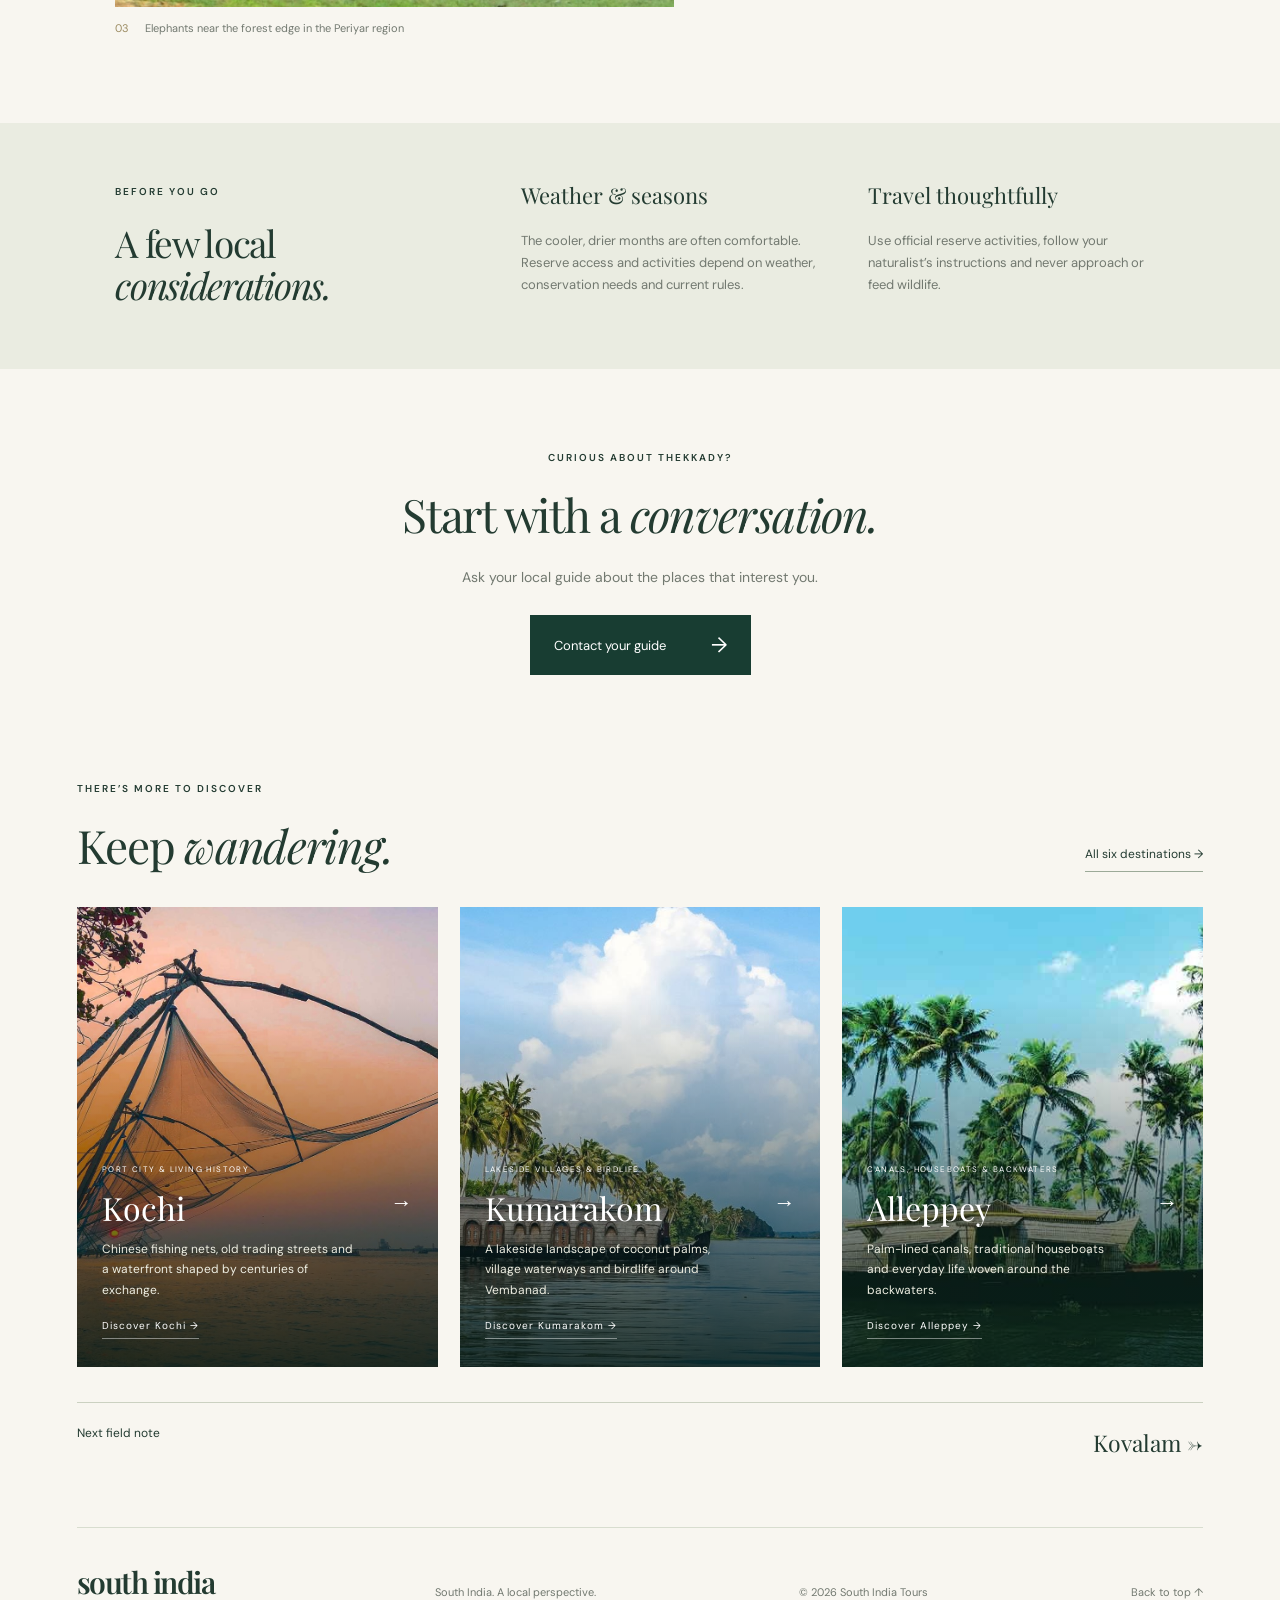
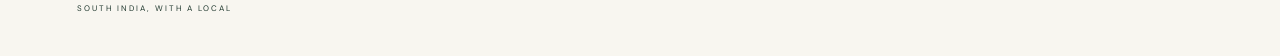
<file: destinations/thekkady.html>
<!doctype html>
<html lang="en"><head><meta charset="UTF-8"><meta name="viewport" content="width=device-width, initial-scale=1"><meta name="description" content="Forested hills, spice-growing country and the lake landscape of the Periyar region. Discover Thekkady’s history, scenery and highlights with South India Tours."><title>Thekkady — Places & Stories | South India Tours</title><link rel="stylesheet" href="../style.css"></head>
<body class="destination-page"><header><a class="logo" href="../index.html">south india<span>SOUTH INDIA, WITH A LOCAL</span></a><nav aria-label="Main navigation"><a href="../index.html#destinations">All destinations</a><a href="../about.html">About me</a><a href="#gallery">Photo journal</a></nav><a class="nav-button" href="../index.html#contact">Say hello →</a></header><main>
<div class="breadcrumbs"><a href="../index.html">Home</a><span>/</span><a href="../index.html#destinations">Destinations</a><span>/</span><span aria-current="page">Thekkady</span></div>
<section class="place-hero"><img src="../assets/destinations/thekkady-1.jpg" alt="Boat on Periyar Lake beside forested hills" width="750" height="550" fetchpriority="high" decoding="async"><div class="shade"></div><div class="place-hero-copy"><p class="eyebrow">KERALA FIELD NOTES · 05 / 06</p><h1>Thekkady</h1><p class="place-tagline">Listen to the forest.</p><span class="place-label">FOREST, LAKE &amp; SPICE COUNTRY</span></div><a href="#gallery" class="hero-gallery">See the photo journal ↓</a></section>
<section class="place-overview"><div><p class="eyebrow">PERIYAR</p><h2>Get to know<br><em>Thekkady.</em></h2></div><div><p class="place-lead">Forested hills, spice-growing country and the lake landscape of the Periyar region.</p><p>The landscape around Thekkady is rich in green: wooded slopes, spice plants and the waters of Periyar Lake. Tree trunks rising from the lake form one of the area’s recognisable views. The nearby town of Kumily serves as a gateway to this part of the hills.</p></div></section>
<section class="place-history"><figure><img src="../assets/destinations/thekkady-2.jpg" alt="Visitor boats along the wooded lake shore" width="1200" height="800" loading="lazy" decoding="async"><figcaption>Visitor boats along the wooded lake shore</figcaption></figure><div><p class="eyebrow">THE STORIES BENEATH THE SCENERY</p><h2>A little <em>history.</em></h2><p>The Periyar landscape was reshaped by the Mullaperiyar dam in the late nineteenth century, which created the reservoir associated with today’s lake views. The area later developed a major conservation role as Periyar Wildlife Sanctuary and Tiger Reserve. The surrounding hills also have long connections with spice cultivation and trade.</p><a class="text-link" href="https://en.wikipedia.org/wiki/Periyar_National_Park" target="_blank" rel="noopener noreferrer">More background on Thekkady →</a></div></section>
<section class="place-highlights"><div class="section-top"><div><p class="eyebrow">LOOK A LITTLE CLOSER</p><h2>What makes it <em>special.</em></h2></div><span class="muted">Places to notice. Stories to ask about.</span></div><div class="highlight-grid"><article><span class="eyebrow">01</span><h3>Periyar lake landscape</h3><p>See the forested shoreline and distinctive standing tree trunks. Activities operate under local reserve rules.</p></article><article><span class="eyebrow">02</span><h3>Spice-growing country</h3><p>Learn how crops such as pepper and cardamom connect the region’s climate, farming and trading history.</p></article><article><span class="eyebrow">03</span><h3>Guided nature experiences</h3><p>Ask about officially permitted walks and activities. Wildlife sightings are never guaranteed.</p></article></div></section>
<section class="place-gallery" id="gallery"><div class="section-top"><div><p class="eyebrow">A FEW FRAMES FROM THEKKADY</p><h2>The view from <em>here.</em></h2></div><span class="muted">Select a photograph to take a closer look.</span></div><div class="gallery-grid"><figure class="gallery-item"><button class="photo-open" type="button" data-photo="../assets/destinations/thekkady-1.jpg" data-caption="Boat on Periyar Lake beside forested hills" aria-label="Enlarge photograph: Boat on Periyar Lake beside forested hills"><img src="../assets/destinations/thekkady-1.jpg" alt="Boat on Periyar Lake beside forested hills" width="750" height="550" loading="lazy" decoding="async"><span class="enlarge" aria-hidden="true">+</span></button><figcaption><span>01</span>Boat on Periyar Lake beside forested hills</figcaption></figure><figure class="gallery-item"><button class="photo-open" type="button" data-photo="../assets/destinations/thekkady-2.jpg" data-caption="Visitor boats along the wooded lake shore" aria-label="Enlarge photograph: Visitor boats along the wooded lake shore"><img src="../assets/destinations/thekkady-2.jpg" alt="Visitor boats along the wooded lake shore" width="1200" height="800" loading="lazy" decoding="async"><span class="enlarge" aria-hidden="true">+</span></button><figcaption><span>02</span>Visitor boats along the wooded lake shore</figcaption></figure><figure class="gallery-item"><button class="photo-open" type="button" data-photo="../assets/destinations/thekkady-3.jpg" data-caption="Elephants near the forest edge in the Periyar region" aria-label="Enlarge photograph: Elephants near the forest edge in the Periyar region"><img src="../assets/destinations/thekkady-3.jpg" alt="Elephants near the forest edge in the Periyar region" width="1200" height="900" loading="lazy" decoding="async"><span class="enlarge" aria-hidden="true">+</span></button><figcaption><span>03</span>Elephants near the forest edge in the Periyar region</figcaption></figure><figure class="gallery-item"><button class="photo-open" type="button" data-photo="../assets/destinations/thekkady-4.jpg" data-caption="Entrance sign welcoming visitors to Periyar Tiger Reserve" aria-label="Enlarge photograph: Entrance sign welcoming visitors to Periyar Tiger Reserve"><img src="../assets/destinations/thekkady-4.jpg" alt="Entrance sign welcoming visitors to Periyar Tiger Reserve" width="1200" height="800" loading="lazy" decoding="async"><span class="enlarge" aria-hidden="true">+</span></button><figcaption><span>04</span>Entrance sign welcoming visitors to Periyar Tiger Reserve</figcaption></figure></div></section>
<section class="field-notes"><div><p class="eyebrow">BEFORE YOU GO</p><h2>A few local<br><em>considerations.</em></h2></div><article><h3>Weather & seasons</h3><p>The cooler, drier months are often comfortable. Reserve access and activities depend on weather, conservation needs and current rules.</p></article><article><h3>Travel thoughtfully</h3><p>Use official reserve activities, follow your naturalist’s instructions and never approach or feed wildlife.</p></article></section>
<section class="place-contact"><p class="eyebrow">CURIOUS ABOUT THEKKADY?</p><h2>Start with a <em>conversation.</em></h2><p>Ask your local guide about the places that interest you.</p><a class="button" href="../index.html#contact">Contact your guide <span>→</span></a></section>
<section class="more-places"><div class="section-top"><div><p class="eyebrow">THERE’S MORE TO DISCOVER</p><h2>Keep <em>wandering.</em></h2></div><a class="text-link" href="../index.html#destinations">All six destinations →</a></div><div class="destination-grid"><a class="destination" href="../destinations/kochi.html"><img src="../assets/destinations/kochi-1.jpg" alt="Chinese fishing nets at sunset on the Kochi waterfront" width="1600" height="1067" loading="lazy" decoding="async"><div><small>PORT CITY &amp; LIVING HISTORY</small><h3>Kochi <span aria-hidden="true">→</span></h3><p>Chinese fishing nets, old trading streets and a waterfront shaped by centuries of exchange.</p><span class="card-link">Discover Kochi <span aria-hidden="true">→</span></span></div></a><a class="destination" href="../destinations/kumarakom.html"><img src="../assets/destinations/kumarakom-1.jpg" alt="Houseboat and coconut palms along the Kumarakom backwaters" width="1500" height="750" loading="lazy" decoding="async"><div><small>LAKESIDE VILLAGES &amp; BIRDLIFE</small><h3>Kumarakom <span aria-hidden="true">→</span></h3><p>A lakeside landscape of coconut palms, village waterways and birdlife around Vembanad.</p><span class="card-link">Discover Kumarakom <span aria-hidden="true">→</span></span></div></a><a class="destination" href="../destinations/alleppey.html"><img src="../assets/destinations/alleppey-1.jpg" alt="Houseboats and coconut palms beside the backwaters" width="800" height="504" loading="lazy" decoding="async"><div><small>CANALS, HOUSEBOATS &amp; BACKWATERS</small><h3>Alleppey <span aria-hidden="true">→</span></h3><p>Palm-lined canals, traditional houseboats and everyday life woven around the backwaters.</p><span class="card-link">Discover Alleppey <span aria-hidden="true">→</span></span></div></a></div><a class="next-place" href="kovalam.html">Next field note <span>Kovalam →</span></a></section>
</main><footer><a class="logo" href="../index.html">south india<span>SOUTH INDIA, WITH A LOCAL</span></a><p>South India. A local perspective.</p><span>© <span id="year"></span> South India Tours</span><a href="#">Back to top ↑</a></footer>
<dialog class="photo-dialog" aria-label="Expanded destination photograph"><button class="photo-close" type="button" aria-label="Close photograph">Close ×</button><img alt=""><p></p></dialog><script src="../app.js"></script></body></html>
</file>
<file: style.css>
@import url('https://fonts.googleapis.com/css2?family=DM+Sans:wght@400;500;600;700&family=Playfair+Display:ital,wght@0,400;0,500;0,600;1,400;1,500&display=swap');
:root{--paper:#f8f6f0;--green:#183d32;--ink:#233b31;--muted:#727970}*{box-sizing:border-box}html{scroll-behavior:smooth;scroll-padding-top:30px}body{margin:0;background:var(--paper);color:var(--ink);font:15px/1.7 'DM Sans',sans-serif}a{color:inherit;text-decoration:none}header{height:104px;display:flex;align-items:center;justify-content:space-between;padding:0 6%}.logo{font-family:'Playfair Display',Georgia,serif;font-size:30px;font-weight:600;letter-spacing:-1.5px;line-height:1.1}.logo span{display:block;font:9px/2.4 'DM Sans',sans-serif;letter-spacing:4px;text-align:center}nav{display:flex;gap:38px;font-size:13px}.nav-button{border:1px solid #bac2b6;padding:11px 23px;font-size:13px}.hero{height:650px;min-height:560px;position:relative;color:white;margin:0 20px;overflow:hidden}.hero>img,.shade{position:absolute;width:100%;height:100%;object-fit:cover}.shade{background:linear-gradient(90deg,rgba(8,30,28,.66),rgba(8,30,28,.08)),linear-gradient(0deg,rgba(8,30,28,.45),transparent 40%)}.hero-content{position:relative;padding:85px 6%}.eyebrow{font-size:10px;font-weight:600;letter-spacing:2px;margin:0 0 22px}h1,h2,h3{font-family:'Playfair Display',Georgia,serif;font-weight:400;line-height:1.15}h1{font-size:88px;letter-spacing:-3px;margin:22px 0}h1 em{color:#ede1b7}h2{font-size:46px;letter-spacing:-1.3px;margin:0}em{font-weight:400}h3{font-size:24px}.hero-content>p:not(.eyebrow){font-size:14px;line-height:1.9;color:#e4e8df}.button{background:var(--green);color:white;padding:16px 24px;display:inline-flex;align-items:center;justify-content:space-between;gap:45px;font:13px 'DM Sans',sans-serif;border:0;cursor:pointer}.cream{background:#f3eedb;color:var(--green);margin-top:20px}.button span{font-size:21px}.hero-bottom{position:absolute;bottom:28px;left:6%;right:6%;display:flex;justify-content:space-between;font-size:9px;letter-spacing:1.5px}.intro{display:grid;grid-template-columns:1.2fr 1fr;gap:0 10%;padding:100px 9%}.intro>.eyebrow{grid-column:1/-1}.intro>div p{margin:0 0 15px;color:var(--muted);font-size:14px}.text-link{font-size:12px;padding-bottom:7px;border-bottom:1px solid #9caa98;display:inline-block}.destinations,.journeys{padding:25px 6% 85px}.section-top{display:flex;align-items:end;justify-content:space-between;margin-bottom:35px;gap:24px}.destination-grid{display:grid;grid-template-columns:1.2fr 1fr 1fr;gap:20px}.destination{height:400px;position:relative;overflow:hidden;color:white;background:#607669}.destination img{width:100%;height:100%;object-fit:cover;transition:transform .5s}.destination:after{content:'';position:absolute;inset:0;background:linear-gradient(transparent 35%,#102e28bd)}.destination:hover img{transform:scale(1.04)}.destination>div{position:absolute;bottom:25px;left:25px;right:25px;z-index:1}.destination small{font-size:8px;letter-spacing:1.4px}.destination h3{font-size:32px;margin:10px 0 0}.destination h3 span{float:right;font-family:Arial;font-size:22px}.journeys{background:#eeeee5;padding-top:70px}.muted{font-size:12px;color:var(--muted)}.tour-grid{display:grid;grid-template-columns:repeat(3,1fr);gap:28px}.tour-photo{height:240px;position:relative;background:#61786b}.tour-photo img{width:100%;height:100%;object-fit:cover}.tour-photo span{position:absolute;bottom:15px;left:15px;background:var(--paper);padding:5px 12px;font-size:8px;letter-spacing:1.5px}.tour-grid .eyebrow{margin:24px 0 12px;font-size:9px}.tour-grid h3{margin:0;font-size:25px}.tour-grid article>p:not(.eyebrow){font-size:12px;color:var(--muted)}.tour-grid article>a{font-size:12px;border-bottom:1px solid #b3beae;padding-bottom:5px}.values{background:var(--green);color:#f4f1e5;padding:70px 9%}.values>div:not(.value-grid){display:grid;grid-template-columns:1.2fr 1fr;gap:10%;align-items:center}.values p:not(.eyebrow){color:#b9c7b9;font-size:13px}.value-grid{display:grid;grid-template-columns:repeat(3,1fr);gap:50px;margin-top:50px;padding-top:30px;border-top:1px solid #496356}.value-grid span{font-size:11px;color:#b5bd93}.value-grid h3{margin:16px 0;font-size:23px}.plan{padding:90px 9%;display:grid;grid-template-columns:1fr 1fr;gap:10%}.plan h2{font-size:60px}.plan>div>p:last-child{color:var(--muted);font-size:14px;margin-top:30px}label{display:block;font-size:11px;margin-bottom:18px}input,select,textarea{display:block;width:100%;border:0;border-bottom:1px solid #c5cbbc;background:transparent;padding:10px 0;font:13px 'DM Sans',sans-serif;color:var(--ink);border-radius:0}textarea{resize:vertical}.form-row{display:grid;grid-template-columns:1fr 1fr;gap:25px}.plan button{width:100%}.form-note{font-size:10px;color:var(--muted)}#form-status{font-size:13px}footer{border-top:1px solid #d8ddcf;margin:0 6%;padding:38px 0;display:flex;align-items:center;justify-content:space-between;gap:25px}footer p,footer>span,footer>a:last-child{font-size:11px;color:var(--muted)}a:hover{opacity:.82}a:focus-visible,button:focus-visible,input:focus-visible,select:focus-visible,textarea:focus-visible{outline:2px solid #b59a51;outline-offset:5px}@media(min-width:1600px){body{max-width:1800px;margin:auto}}@media(max-width:800px){header{height:85px;padding:0 5%}nav{gap:18px}nav a:last-child{display:none}.logo{font-size:25px}.nav-button{padding:9px 12px;font-size:11px}.hero{margin:0 10px;height:610px}.hero-content{padding:95px 7%}h1{font-size:70px}.hero-bottom span:nth-child(2){display:none}.intro{padding:65px 7%;gap:25px;grid-template-columns:1fr}.intro>.eyebrow{margin-bottom:0}.section-top{align-items:start;flex-direction:column}h2{font-size:37px}.destination-grid{grid-template-columns:1fr}.destination{height:340px}.tour-grid{grid-template-columns:1fr}.tour-photo{height:300px}.tour-grid article{padding-bottom:25px}.values>div:not(.value-grid){grid-template-columns:1fr;gap:20px}.value-grid{gap:25px}.plan{grid-template-columns:1fr;gap:35px;padding:65px 7%}footer{flex-wrap:wrap}footer p{display:none}}@media(max-width:480px){nav{display:none}.hero-content{padding-top:85px}h1{font-size:63px}.hero-content>p:not(.eyebrow){font-size:12px}.eyebrow{font-size:9px;letter-spacing:1.4px}.hero-bottom{font-size:8px}.value-grid{grid-template-columns:1fr;gap:15px}.value-grid h3{margin:7px 0}.plan h2{font-size:50px}footer .logo{width:100%;margin-bottom:15px}.logo span{text-align:left}}@media(prefers-reduced-motion:reduce){html{scroll-behavior:auto}*{transition:none!important}}
/* Local guide edition */
h1{font-size:72px;line-height:1.12}.hero-content{padding-top:95px}.draft-label{display:inline-block;font-size:9px;letter-spacing:1.2px;border:1px solid #c8d0bf;padding:6px 10px;margin-bottom:20px;color:#61705f}.destination p{font-size:12px;line-height:1.7;color:#eeeee2;max-width:260px;margin:12px 0 0}.destination-note{font-size:11px;color:var(--muted);margin-top:20px}.coast-card{background:linear-gradient(175deg,#8db8b4 0%,#467f7d 45%,#c2d5bf 46%,#e9dfbe 49%,#cbbb96 80%)}.coast-art{position:absolute;inset:0;background:repeating-radial-gradient(ellipse at 110% 0%,transparent 0 35px,#fff2 37px 39px,transparent 41px 72px);transform:rotate(-8deg) scale(1.2)}.coast-art span{position:absolute;top:60px;left:35%;font:90px Georgia;color:#fff8}.moments{padding:90px 9%;background:#eae9df;display:grid;grid-template-columns:1.1fr 1fr;gap:12%;position:relative}.moment-heading>p:last-child{color:var(--muted);max-width:350px;font-size:14px;margin-top:25px}.moment-notes article{border-top:1px solid #c4caba;padding:20px 0 10px}.moment-notes article>span{font-size:9px;letter-spacing:2px;color:#637562}.moment-notes h3{font-size:27px;margin:12px 0}.moment-notes p{font-size:13px;color:var(--muted)}.contact-section{text-align:center;padding:80px 20px 90px;background:radial-gradient(ellipse at 50% 100%,#e5e9d9,transparent 70%)}.contact-mark{font-size:55px;color:#a28049;margin-bottom:22px}.contact-section h2{font-size:55px}.contact-section>p:not(.eyebrow){font-size:14px;color:var(--muted);margin-top:25px}.contact-placeholder{display:inline-flex;align-items:center;gap:12px;margin-top:18px;border:1px solid #c4ccba;padding:17px 20px;font-size:10px;letter-spacing:1.2px}.contact-placeholder small{letter-spacing:0;color:var(--muted);border-left:1px solid #c4ccba;padding-left:12px}.contact-dot{height:7px;width:7px;background:#a08450;border-radius:50%}.contact-section .contact-footnote{font-size:11px!important}nav a{white-space:nowrap}@media(max-width:800px){h1{font-size:57px}.moments{grid-template-columns:1fr;gap:25px;padding:65px 7%}.contact-section h2{font-size:40px}.hero-content{padding-top:105px}nav{gap:15px;font-size:11px}.contact-placeholder{font-size:8px;gap:8px;padding:14px}}@media(max-width:480px){h1{font-size:48px;letter-spacing:-2px}.hero-content{padding-top:105px}.contact-section h2{font-size:35px}.contact-placeholder{flex-wrap:wrap;justify-content:center}.destination{height:380px}}

/* Expanded Kerala destination collection */
.destination-grid{grid-template-columns:repeat(3,minmax(0,1fr));gap:22px}.destination{height:410px}.landscape-card{isolation:isolate}.landscape-art{position:absolute;inset:0;overflow:hidden}.hills{background:linear-gradient(#a8c3bd 0%,#dae0c6 40%,#6e9372 41%,#1c5946 100%)}.hills .landscape-art:before,.hills .landscape-art:after{content:'';position:absolute;width:150%;height:70%;left:-30%;top:35%;border-radius:50%;background:repeating-linear-gradient(175deg,#456f4c 0 8px,#78965e 9px 14px);transform:rotate(-15deg)}.hills .landscape-art:after{left:20%;top:55%;transform:rotate(20deg);background:repeating-linear-gradient(175deg,#244f3b 0 9px,#597f49 10px 14px)}.forest{background:linear-gradient(#aebfaf,#4a7164 45%,#153e33)}.forest .landscape-art{background:repeating-conic-gradient(from 25deg at 50% 100%,transparent 0 20deg,#143d3260 21deg 25deg,transparent 26deg 50deg)}.cliffs{background:linear-gradient(#a8cbc9 0 35%,#518e95 36% 65%,#d7c7a5 66%)}.cliffs .landscape-art:before{content:'';position:absolute;inset:20% 50% 0 -30%;background:linear-gradient(100deg,#718760,#ae6e4a);clip-path:polygon(0 0,90% 25%,100% 55%,75% 100%,0 100%)}.beach{background:linear-gradient(#b6d6d5 0 35%,#518a91 36% 60%,#e2d3b0 61%)}.beach .landscape-art:before{content:'';position:absolute;width:28px;height:130px;right:23%;top:22%;background:repeating-linear-gradient(#ebe5d2 0 25px,#9b4a3e 25px 50px);clip-path:polygon(25% 0,75% 0,100% 100%,0 100%)}@media(min-width:801px){.destination:last-child{grid-column:2/3}}@media(max-width:1000px) and (min-width:801px){.destination-grid{grid-template-columns:repeat(2,minmax(0,1fr))}}@media(max-width:800px){.destination-grid{grid-template-columns:1fr}.destination{height:390px}}
/* Destination stories and photographic journals */
.destination{display:block;height:460px}.destination-grid .destination:last-child{grid-column:auto}.destination img{display:block}.destination>div{bottom:28px}.destination:after{background:linear-gradient(transparent 20%,rgba(8,29,24,.88) 100%)}.card-link{display:inline-block;margin-top:17px;font-size:10px;letter-spacing:1px;border-bottom:1px solid #ffffff70;padding-bottom:4px}.destination:focus-visible{outline-offset:5px}.photo-journal{padding:65px 6% 80px;background:#e8ebdf}.journal-heading{text-align:center;margin-bottom:38px}.journal-heading>p:last-child{font-size:13px;color:var(--muted)}.journal-grid{display:grid;grid-template-columns:repeat(6,minmax(0,1fr));gap:16px}.journal-grid figure{margin:0}.journal-grid img{width:100%;height:230px;object-fit:cover;display:block}.journal-grid a:nth-child(even){padding-top:30px}.journal-grid figcaption{font-family:'Playfair Display',Georgia,serif;font-size:18px;margin-top:12px}.journal-grid figcaption span{font:9px 'DM Sans',sans-serif;opacity:.6;margin-right:10px}.breadcrumbs{padding:0 6% 22px;display:flex;flex-wrap:wrap;gap:14px;font-size:10px;letter-spacing:.5px;color:var(--muted)}.breadcrumbs a{text-decoration:underline;text-underline-offset:4px}.place-hero{height:620px;margin:0 20px;position:relative;overflow:hidden;color:#fff}.place-hero>img{width:100%;height:100%;object-fit:cover}.place-hero>.shade{inset:0;background:linear-gradient(0deg,#102b25c9,transparent 85%)}.place-hero-copy{position:absolute;bottom:75px;left:6%;right:6%}.place-hero h1{font-size:110px;margin:12px 0;letter-spacing:-4px}.place-tagline{font-family:'Playfair Display',Georgia,serif;font-style:italic;font-size:30px;margin:15px 0 28px;color:#f1e9cd}.place-label{font-size:9px;letter-spacing:2px;border-top:1px solid #fff6;padding-top:16px}.hero-gallery{position:absolute;right:6%;bottom:35px;font-size:10px;letter-spacing:1px}.place-overview{display:grid;grid-template-columns:1fr 1.25fr;gap:12%;padding:90px 9%}.place-overview p:not(.eyebrow){font-size:14px;color:var(--muted)}.place-overview .place-lead{font:24px/1.5 'Playfair Display',Georgia,serif!important;color:var(--green)!important;margin-top:0}.place-history{padding:0 9% 90px;display:grid;grid-template-columns:1.15fr 1fr;gap:9%;align-items:center}.place-history figure{margin:0}.place-history img{width:100%;height:440px;object-fit:cover;display:block}.place-history figcaption{font-size:10px;color:var(--muted);margin-top:12px}.place-history>div>p:not(.eyebrow){font-size:14px;color:var(--muted);margin:25px 0}.place-highlights{background:var(--green);color:var(--paper);padding:70px 9%}.place-highlights .muted{color:#c0cbbd}.highlight-grid{display:grid;grid-template-columns:repeat(3,minmax(0,1fr));gap:42px}.highlight-grid article{border-top:1px solid #69806b;padding-top:24px}.highlight-grid .eyebrow{color:#c3c998}.highlight-grid h3{font-size:25px;margin:16px 0}.highlight-grid article>p{font-size:13px;color:#c7d0c2}.place-gallery{padding:85px 9%}.gallery-grid{display:grid;grid-template-columns:1.2fr 1fr;gap:40px 25px;align-items:start}.gallery-item{margin:0}.gallery-item:nth-child(even){padding-top:40px}.gallery-item img{width:100%;height:340px;object-fit:cover;display:block;transition:transform .4s}.gallery-item:nth-child(3) img{height:380px}.gallery-item:nth-child(4) img{height:300px}.photo-open{display:block;padding:0;border:0;width:100%;position:relative;cursor:zoom-in;overflow:hidden;background:#d4decf}.photo-open:hover img{transform:scale(1.025)}.enlarge{position:absolute;right:15px;bottom:15px;background:var(--paper);color:var(--green);width:34px;height:34px;display:grid;place-items:center;font-size:22px}.gallery-item figcaption{display:flex;gap:16px;color:var(--muted);font-size:11px;line-height:1.7;margin-top:12px}.gallery-item figcaption>span{color:#9c8c62}.field-notes{padding:60px 9%;background:#eaece1;display:grid;grid-template-columns:1.2fr 1fr 1fr;gap:50px}.field-notes h2{font-size:37px}.field-notes h3{font-size:22px;margin-top:0}.field-notes article p{font-size:13px;color:var(--muted)}.place-contact{text-align:center;padding:80px 7%}.place-contact>p:not(.eyebrow){font-size:14px;color:var(--muted);margin:25px 0}.more-places{padding:25px 6% 65px}.next-place{margin-top:35px;padding-top:20px;border-top:1px solid #cbd1c1;display:flex;justify-content:space-between;font-size:12px}.next-place>span{font-family:'Playfair Display',Georgia,serif;font-size:23px}.photo-dialog{padding:60px 24px 20px;border:1px solid #8d9f8b;background:#102a23;color:var(--paper);max-width:min(1100px,94vw);width:fit-content;max-height:94vh}.photo-dialog::backdrop{background:#071913e8}.photo-dialog>img{display:block;max-width:100%;max-height:70vh;width:auto;height:auto;margin:auto;object-fit:contain}.photo-dialog>p{font-size:12px;max-width:700px;margin:15px auto 0}.photo-close{position:absolute;top:15px;right:22px;border:1px solid #ffffff70;padding:7px 12px;color:white;background:transparent;cursor:pointer}.photo-dialog button:focus-visible,.photo-open:focus-visible{outline:2px solid #c6b676;outline-offset:4px}@media(max-width:1100px){.journal-grid{grid-template-columns:repeat(3,minmax(0,1fr))}.journal-grid a:nth-child(even){padding-top:0}.journal-grid img{height:240px}.place-hero h1{font-size:90px}}@media(max-width:800px){.destination{height:420px}.place-hero{height:520px;margin:0 10px}.place-hero h1{font-size:75px;letter-spacing:-2px}.place-hero-copy{bottom:85px}.place-tagline{font-size:26px}.place-overview{grid-template-columns:1fr;gap:28px;padding:55px 7%}.place-history{grid-template-columns:1fr;gap:35px;padding:0 7% 55px}.place-history img{height:350px}.highlight-grid{grid-template-columns:1fr;gap:20px}.place-highlights{padding:55px 7%}.place-gallery{padding:55px 7%}.gallery-grid{gap:25px 18px}.gallery-item img,.gallery-item:nth-child(3) img,.gallery-item:nth-child(4) img{height:250px}.field-notes{grid-template-columns:1fr;gap:22px;padding:50px 7%}.field-notes h3{margin-bottom:10px}.more-places .destination-grid{grid-template-columns:1fr}.photo-journal{padding:50px 7%}.journal-grid{grid-template-columns:repeat(2,minmax(0,1fr))}.journal-grid img{height:230px}.journal-grid figcaption{font-size:17px}.place-contact{padding:55px 7%}}@media(max-width:480px){.place-hero h1{font-size:59px}.place-tagline{font-size:23px}.place-label{font-size:8px;letter-spacing:1px}.gallery-grid{grid-template-columns:1fr}.gallery-item:nth-child(even){padding-top:0}.gallery-item img,.gallery-item:nth-child(3) img,.gallery-item:nth-child(4) img{height:300px}.journal-grid img{height:190px}.breadcrumbs{font-size:9px;gap:10px}.place-contact h2{font-size:34px}.destination-page header .nav-button{font-size:10px}.destination-page header .logo{font-size:24px}}
/* Binu's story and transport */
.about-hero{display:grid;grid-template-columns:1.05fr 1fr;margin:0 20px;background:#eaece1;min-height:690px}.about-hero-copy{padding:75px 11% 30px;display:flex;flex-direction:column;align-items:flex-start}.about-hero h1{font-size:75px;line-height:1.12;margin:24px 0 20px;letter-spacing:-2.5px}.about-hero h1 em{color:#66795f}.about-hero-copy>p:not(.eyebrow){font-size:14px;color:var(--muted);margin:0 0 28px}.about-hero-note{margin-top:auto;padding-top:40px;width:100%;display:flex;flex-wrap:wrap;justify-content:space-between;gap:15px;font-size:8px;letter-spacing:1.4px;color:#66735f}.about-hero-photo{margin:0;position:relative;min-height:690px;overflow:hidden}.about-hero-photo>img{height:100%;width:100%;object-fit:cover;object-position:center 60%;display:block;position:absolute;inset:0}.about-hero-photo figcaption{position:absolute;bottom:0;left:0;right:0;background:linear-gradient(transparent,#102e25c9);color:white;padding:50px 30px 25px;font-size:11px}.guide-story{padding:100px 9%;display:grid;grid-template-columns:1fr 1.15fr;gap:10%;align-items:center}.guide-story figure{margin:0}.guide-story img{display:block;width:100%;height:540px;object-fit:cover;object-position:50% 65%}.guide-story figcaption{color:var(--muted);font-size:10px;margin-top:12px}.guide-story>div>p:not(.eyebrow){font-size:14px;color:var(--muted)}.guide-story .story-lead{font:22px/1.6 'Playfair Display',Georgia,serif!important;color:var(--green)!important;margin-top:25px}.guide-story .text-link{margin-top:12px}.guide-principles{padding:70px 9%;background:var(--green);color:var(--paper)}.guide-principles .value-grid{margin-top:35px}.guide-principles .value-grid p{color:#c3cebd;font-size:13px}.personal-journal{padding:80px 6%}.personal-photo-grid{display:grid;grid-template-columns:repeat(4,minmax(0,1fr));gap:20px}.personal-photo-grid figure{margin:0}.personal-photo-grid figure:nth-child(even){padding-top:40px}.personal-photo-grid img{width:100%;height:380px;object-fit:cover;display:block}.personal-photo-grid figcaption{font-size:10px;color:var(--muted);margin-top:12px;line-height:1.7}.transport-intro{padding:75px 9%;display:grid;grid-template-columns:1fr 1fr;gap:12%;background:#eaece1}.transport-intro>div>p:not(.eyebrow){font-size:14px;color:var(--muted);margin:0 0 17px}.transport-collection{padding:0 9%}.vehicle-story{padding:75px 0;border-bottom:1px solid #cbd3c0;scroll-margin-top:40px}.vehicle-main{display:grid;grid-template-columns:1.25fr 1fr;gap:7%;align-items:center}.vehicle-main figure{margin:0}.vehicle-main img{height:370px;width:100%;object-fit:cover;display:block}.vehicle-story figcaption{font-size:10px;color:var(--muted);margin-top:10px}.vehicle-number{font:italic 50px/1 'Playfair Display',Georgia,serif;color:#a7b198;display:block;margin-bottom:20px}.vehicle-copy>.eyebrow{font-size:9px;margin-bottom:12px}.vehicle-copy h3{font-size:36px;margin:0 0 22px}.vehicle-copy>p:not(.eyebrow){font-size:13px;color:var(--muted)}.vehicle-copy .text-link{margin-top:10px}.vehicle-gallery{display:flex;gap:20px;overflow-x:auto;padding:30px 0 12px;scroll-snap-type:x proximity}.vehicle-gallery figure{margin:0;flex:1 0 230px;min-width:0;scroll-snap-align:start}.vehicle-gallery img{width:100%;height:200px;object-fit:cover;display:block}.about-contact{padding:85px 9%;display:grid;grid-template-columns:1fr 1fr;gap:12%;align-items:center;background:#e9ecdf}.about-contact>div>p:not(.eyebrow){font-size:14px;color:var(--muted);margin-top:24px}.guide-contact-card{border:1px solid #c4ceb8;background:var(--paper);padding:35px}.guide-contact-card h3{font-size:32px;margin:0}.guide-contact-card .contact-phone{font-size:24px;display:block;margin:18px 0;color:var(--green);font-family:'Playfair Display',Georgia,serif}.guide-contact-card .button{width:100%;margin-top:8px}.contact-label{display:block;font-size:9px;letter-spacing:1.5px;color:var(--muted);margin-top:24px}.about-discover{padding:75px 7%;text-align:center}.about-discover .button{margin-top:30px}.home-guide{padding:85px 9%;display:grid;grid-template-columns:.8fr 1.2fr;gap:10%;align-items:center}.home-guide figure{margin:0}.home-guide img{width:100%;height:430px;object-fit:cover;object-position:center 64%;display:block}.home-guide>div>p:not(.eyebrow){font-size:14px;color:var(--muted);max-width:500px;margin-top:26px}.home-guide-links{display:flex;align-items:center;gap:25px;flex-wrap:wrap;margin-top:28px}.contact-actions{display:flex;gap:16px;justify-content:center;align-items:center;flex-wrap:wrap;margin-top:25px}.contact-actions .text-link{font-size:16px}.guide-signature{font:italic 31px 'Playfair Display',Georgia,serif;color:#758463;margin-top:28px}.about-page .photo-dialog>img{max-height:72vh}nav a[aria-current="page"]{border-bottom:1px solid #8d9c80;padding-bottom:5px}@media(max-width:1100px){.about-hero h1{font-size:60px}.about-hero-copy{padding:65px 9% 30px}.about-hero,.about-hero-photo{min-height:650px}.personal-photo-grid{grid-template-columns:repeat(2,minmax(0,1fr))}.personal-photo-grid figure:nth-child(even){padding-top:0}.vehicle-main{gap:5%}.vehicle-copy h3{font-size:30px}}@media(max-width:800px){.about-hero{grid-template-columns:1fr;margin:0 10px}.about-hero-copy{padding:50px 7% 35px}.about-hero h1{font-size:60px}.about-hero-photo{min-height:560px}.about-hero-note{margin-top:5px;padding-top:25px}.guide-story{padding:60px 7%;grid-template-columns:1fr;gap:35px}.guide-story img{height:470px}.guide-principles{padding:55px 7%}.personal-journal{padding:55px 7%}.personal-photo-grid{gap:20px 15px}.personal-photo-grid img{height:300px}.transport-intro{grid-template-columns:1fr;gap:28px;padding:55px 7%}.transport-collection{padding:0 7%}.vehicle-story{padding:50px 0}.vehicle-main{grid-template-columns:1fr;gap:30px}.vehicle-main img{height:auto;max-height:420px;object-fit:contain}.vehicle-copy{max-width:600px}.vehicle-number{font-size:40px}.vehicle-gallery figure{flex:0 0 75%}.vehicle-gallery img{height:240px}.about-contact{grid-template-columns:1fr;gap:30px;padding:55px 7%}.guide-contact-card{padding:28px}.home-guide{grid-template-columns:1fr;gap:30px;padding:55px 7%}.home-guide img{height:450px}.home-guide-links{gap:20px}}@media(max-width:480px){.about-hero h1{font-size:52px}.about-hero-photo{min-height:470px}.about-hero .eyebrow{font-size:8px}.personal-photo-grid img{height:255px}.guide-story img{height:450px}.vehicle-gallery figure{flex-basis:85%}.vehicle-gallery img{height:210px}.vehicle-copy h3{font-size:30px}.about-contact h2{font-size:38px}.home-guide img{height:420px}.home-guide h2{font-size:34px}}
@media(max-width:800px){header nav a:last-child{display:inline}}@media(max-width:480px){header{height:auto;min-height:105px;flex-wrap:wrap;gap:14px 10px;padding:16px 6% 12px}header nav{display:flex;order:3;width:100%;justify-content:space-between;gap:12px;font-size:10px;line-height:1.5}header .nav-button{margin-left:auto}}

.local-name{display:block;font:12px/1.7 "DM Sans",sans-serif;color:var(--muted);margin-top:9px}

.region-coverage{text-align:center;padding:65px 9%;background:#eaece1}.region-coverage>p:not(.eyebrow){max-width:680px;margin:25px auto;font-size:14px;color:var(--muted)}.region-coverage ul{list-style:none;padding:0;display:flex;justify-content:center;gap:12px;flex-wrap:wrap;margin:28px 0}.region-coverage li{border:1px solid #bbc7b1;padding:8px 16px;font-size:12px}.logo span{letter-spacing:2px;font-size:8px}

.personal-photo-grid{grid-template-columns:repeat(3,minmax(0,1fr))}@media(max-width:800px){.personal-photo-grid{grid-template-columns:1fr}.personal-photo-grid img{height:420px}.personal-photo-grid figure:nth-child(even){padding-top:0}}
</file>
